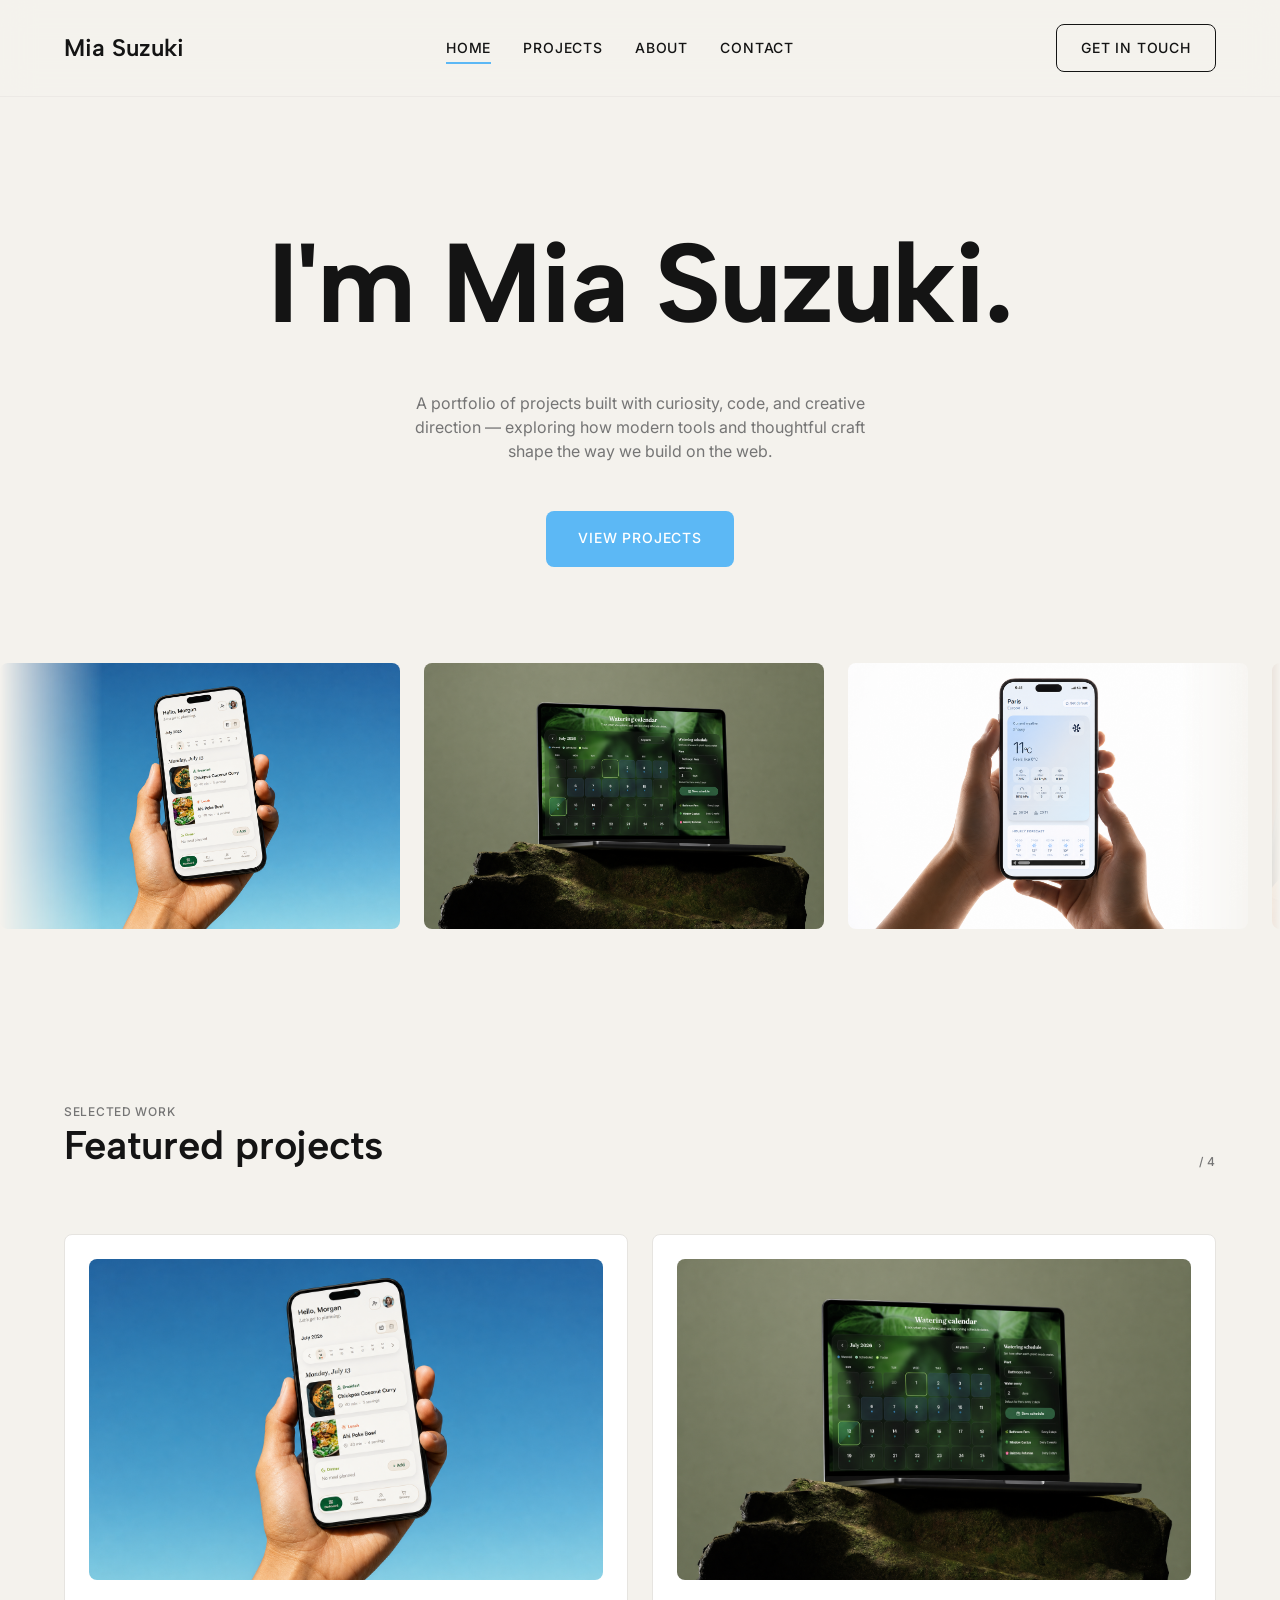
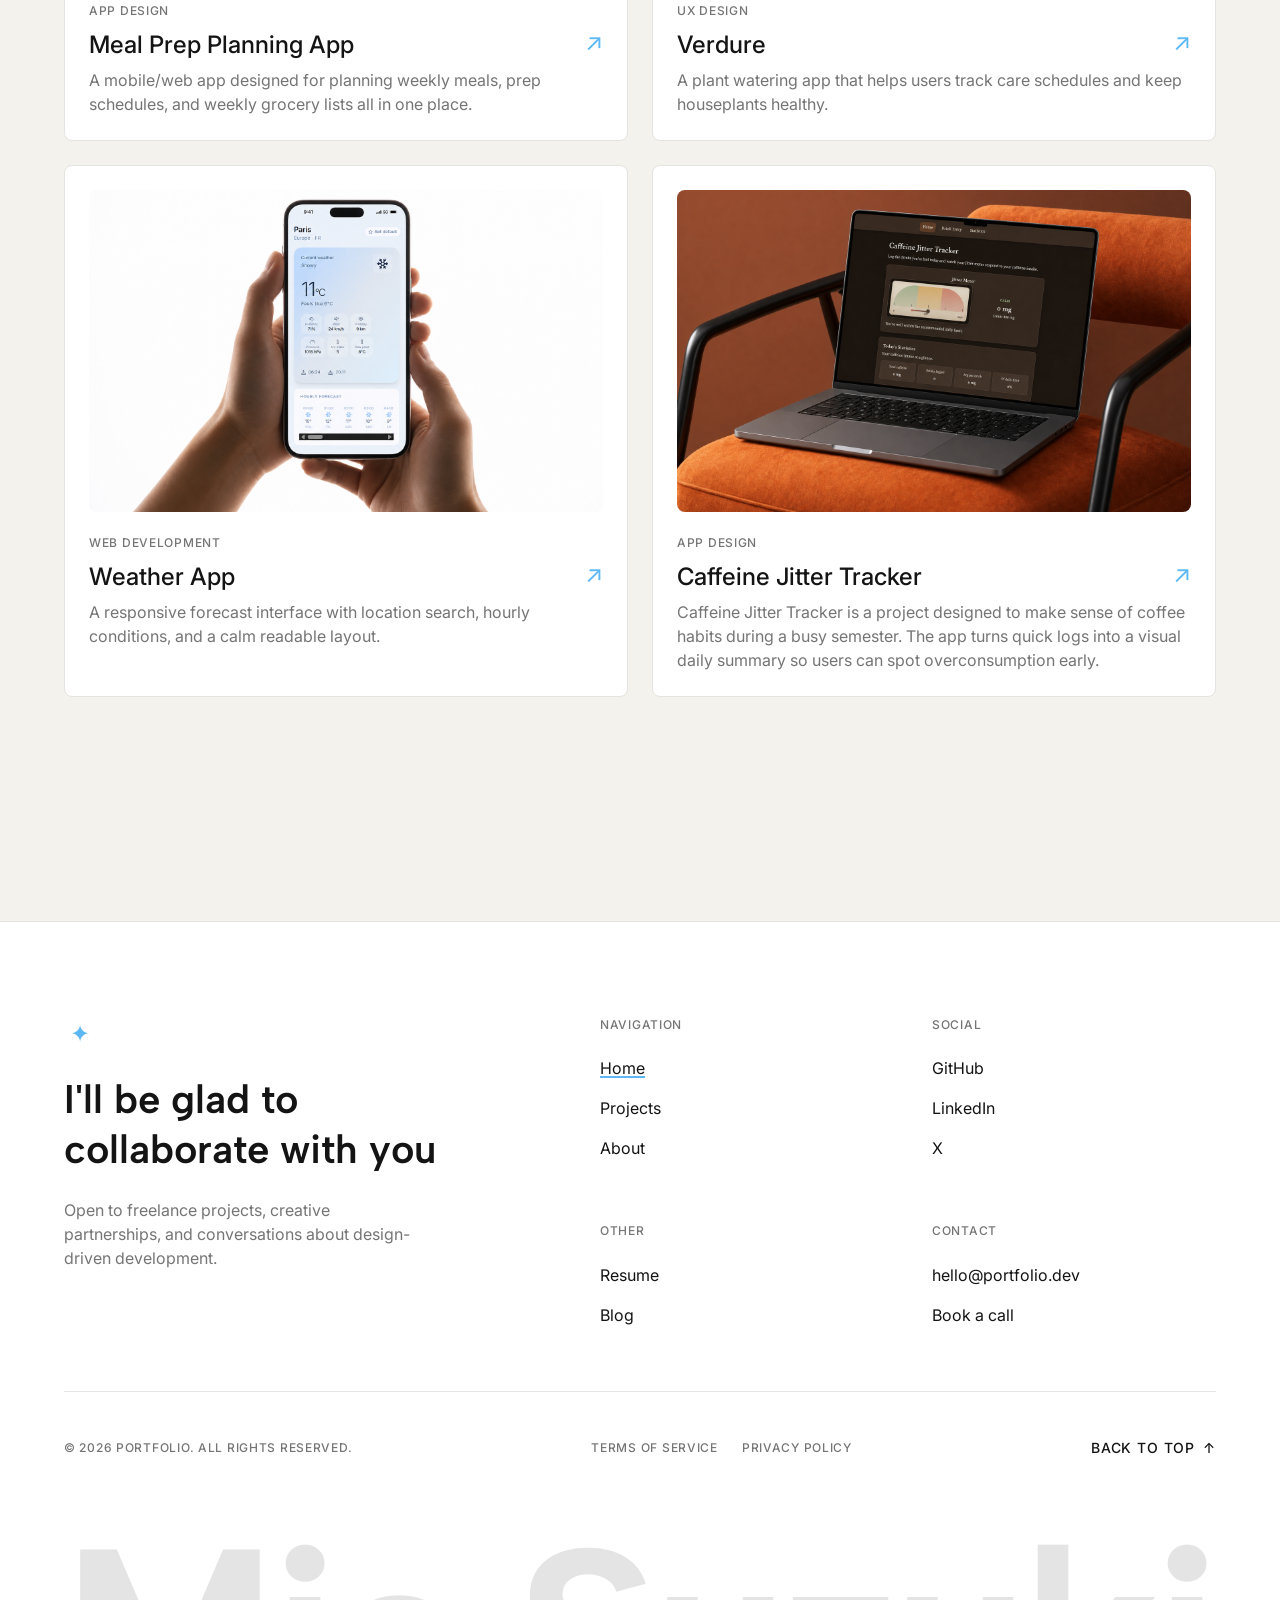
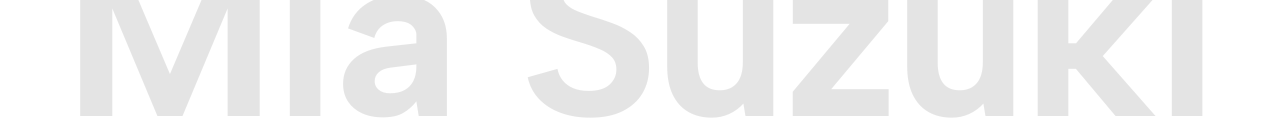
<file: index.html>
<!DOCTYPE html>
<html lang="en" id="top">
<head>
  <meta charset="UTF-8">
  <meta name="viewport" content="width=device-width, initial-scale=1.0">
  <meta name="description" content="Portfolio — vibe coding projects in design, development, and creative technology.">
  <title>Portfolio — Vibe Coding</title>
  <link rel="preconnect" href="https://fonts.googleapis.com">
  <link rel="preconnect" href="https://fonts.gstatic.com" crossorigin>
  <link href="https://fonts.googleapis.com/css2?family=Albert+Sans:wght@400;500;600;700&family=Inter:wght@400;500;600&display=swap" rel="stylesheet">
  <link rel="stylesheet" href="css/tokens.css">
  <link rel="stylesheet" href="css/styles.css">
</head>
<body>

  <!-- Navigation -->
  <header class="nav" role="banner">
    <div class="container nav__inner">
      <a href="index.html" class="nav__wordmark">Mia Suzuki</a>

      <nav class="nav__links" aria-label="Primary">
        <span class="nav__indicator" aria-hidden="true"></span>
        <a href="index.html" class="nav__link text-label nav__link--active">Home</a>
        <a href="#projects" class="nav__link text-label">Projects</a>
        <a href="about.html" class="nav__link text-label">About</a>
        <a href="contact.html" class="nav__link text-label">Contact</a>
      </nav>

      <div class="nav__actions">
        <a href="contact.html" class="btn btn--outline">Get in touch</a>
      </div>

      <button
        class="nav__toggle"
        type="button"
        aria-expanded="false"
        aria-controls="nav-overlay"
        aria-label="Open menu"
      >
        <span class="nav__toggle-icon" aria-hidden="true">
          <span></span>
          <span></span>
        </span>
      </button>
    </div>
  </header>

  <!-- Mobile menu overlay -->
  <div class="nav-overlay" id="nav-overlay" aria-hidden="true">
    <div class="nav-overlay__header">
      <span class="nav-overlay__wordmark">Mia Suzuki</span>
      <button class="nav-overlay__close text-label" type="button" aria-label="Close menu">Close</button>
    </div>
    <nav class="nav-overlay__links" aria-label="Mobile">
      <a href="index.html" class="nav-overlay__link">Home</a>
      <a href="#projects" class="nav-overlay__link">Projects</a>
      <a href="about.html" class="nav-overlay__link">About</a>
      <a href="contact.html" class="nav-overlay__link">Contact</a>
    </nav>
    <div class="nav-overlay__cta">
      <a href="contact.html" class="btn btn--outline btn--lg">Get in touch</a>
    </div>
  </div>

  <main>

    <!-- Hero -->
    <section class="hero" aria-labelledby="hero-heading">
      <div class="container">
        <div class="hero__intro">
          <h1 class="hero__headline text-display" id="hero-heading">
            I'm Mia Suzuki.
          </h1>
          <p class="hero__description text-body">
            A portfolio of projects built with curiosity, code, and creative direction — exploring how modern tools and thoughtful craft shape the way we build on the web.
          </p>
          <div class="hero__actions">
            <a href="#projects" class="btn btn--primary btn--lg">View projects</a>
          </div>
        </div>
      </div>

      <div class="hero__ticker reveal" aria-label="Featured projects">
        <div class="hero__ticker-track">
          <ul class="hero__ticker-group">
            <li class="hero__ticker-item">
              <img
                class="hero__ticker-image"
                src="meal-prep-planning-app/images/hero-phone.png"
                alt="Meal Prep Planning App"
                width="1536"
                height="1024"
              >
            </li>
            <li class="hero__ticker-item">
              <img
                class="hero__ticker-image"
                src="verdure-plant-watering-app/images/hero-laptop.png"
                alt="Verdure plant watering app"
                width="1536"
                height="1024"
              >
            </li>
            <li class="hero__ticker-item">
              <img
                class="hero__ticker-image"
                src="weather-app/images/hero-phone.png"
                alt="Weather App"
                width="1536"
                height="1024"
              >
            </li>
            <li class="hero__ticker-item">
              <img
                class="hero__ticker-image"
                src="caffeine-jitter-tracker/images/hero-laptop.png"
                alt="Caffeine Jitter Tracker"
                width="1536"
                height="1024"
              >
            </li>
          </ul>
          <ul class="hero__ticker-group" aria-hidden="true">
            <li class="hero__ticker-item">
              <img
                class="hero__ticker-image"
                src="meal-prep-planning-app/images/hero-phone.png"
                alt=""
                width="1536"
                height="1024"
              >
            </li>
            <li class="hero__ticker-item">
              <img
                class="hero__ticker-image"
                src="verdure-plant-watering-app/images/hero-laptop.png"
                alt=""
                width="1536"
                height="1024"
              >
            </li>
            <li class="hero__ticker-item">
              <img
                class="hero__ticker-image"
                src="weather-app/images/hero-phone.png"
                alt=""
                width="1536"
                height="1024"
              >
            </li>
            <li class="hero__ticker-item">
              <img
                class="hero__ticker-image"
                src="caffeine-jitter-tracker/images/hero-laptop.png"
                alt=""
                width="1536"
                height="1024"
              >
            </li>
          </ul>
        </div>
      </div>
    </section>

    <!-- Featured Projects -->
    <section class="projects" id="projects" aria-labelledby="projects-heading">
      <div class="container">
        <header class="projects__header">
          <div>
            <p class="text-caption">Selected work</p>
            <h2 class="text-h2" id="projects-heading">Featured projects</h2>
          </div>
          <p class="projects__count text-caption">/ 4</p>
        </header>

        <div class="projects__grid">

          <article class="project-card reveal">
            <a href="projects/meal-prep-planning-app.html" class="project-card__link">
              <div class="project-card__surface">
              <div class="project-card__media">
                <img
                  class="project-card__image"
                  src="meal-prep-planning-app/images/hero-phone.png"
                  alt="Hand holding a phone showing the Meal Prep Planner dashboard against a clear blue sky"
                  width="1536"
                  height="1024"
                >
              </div>
              <div class="project-card__body">
                <p class="project-card__meta text-caption">App Design</p>
                <div class="project-card__title-row">
                  <h3 class="project-card__title text-title">Meal Prep Planning App</h3>
                  <span class="project-card__arrow" aria-hidden="true">↗</span>
                </div>
                <p class="project-card__excerpt text-body">
                  A mobile/web app designed for planning weekly meals, prep schedules, and weekly grocery lists all in one place.
                </p>
              </div>
              </div>
            </a>
          </article>

          <article class="project-card reveal">
            <a href="projects/verdure-plant-watering-app.html" class="project-card__link">
              <div class="project-card__surface">
              <div class="project-card__media">
                <img
                  class="project-card__image"
                  src="verdure-plant-watering-app/images/hero-laptop.png"
                  alt="Laptop on a mossy rock showing the Verdure watering calendar against a sage green background"
                  width="1536"
                  height="1024"
                >
              </div>
              <div class="project-card__body">
                <p class="project-card__meta text-caption">UX Design</p>
                <div class="project-card__title-row">
                  <h3 class="project-card__title text-title">Verdure</h3>
                  <span class="project-card__arrow" aria-hidden="true">↗</span>
                </div>
                <p class="project-card__excerpt text-body">
                  A plant watering app that helps users track care schedules and keep houseplants healthy.
                </p>
              </div>
              </div>
            </a>
          </article>

          <article class="project-card reveal">
            <a href="projects/weather-app.html" class="project-card__link">
              <div class="project-card__surface">
              <div class="project-card__media">
                <img
                  class="project-card__image"
                  src="weather-app/images/hero-phone.png"
                  alt="Hand holding a phone showing the Weather App Paris dashboard with current snowy conditions"
                  width="1536"
                  height="1024"
                >
              </div>
              <div class="project-card__body">
                <p class="project-card__meta text-caption">Web Development</p>
                <div class="project-card__title-row">
                  <h3 class="project-card__title text-title">Weather App</h3>
                  <span class="project-card__arrow" aria-hidden="true">↗</span>
                </div>
                <p class="project-card__excerpt text-body">
                  A responsive forecast interface with location search, hourly conditions, and a calm readable layout.
                </p>
              </div>
              </div>
            </a>
          </article>

          <article class="project-card reveal">
            <a href="projects/caffeine-jitter-tracker.html" class="project-card__link">
              <div class="project-card__surface">
              <div class="project-card__media">
                <img
                  class="project-card__image"
                  src="caffeine-jitter-tracker/images/hero-laptop.png"
                  alt="Laptop on an orange velvet chair showing the Caffeine Jitter Tracker dashboard"
                  width="1536"
                  height="1024"
                >
              </div>
              <div class="project-card__body">
                <p class="project-card__meta text-caption">App Design</p>
                <div class="project-card__title-row">
                  <h3 class="project-card__title text-title">Caffeine Jitter Tracker</h3>
                  <span class="project-card__arrow" aria-hidden="true">↗</span>
                </div>
                <p class="project-card__excerpt text-body">
                  Caffeine Jitter Tracker is a project designed to make sense of coffee habits during a busy semester. The app turns quick logs into a visual daily summary so users can spot overconsumption early.
                </p>
              </div>
              </div>
            </a>
          </article>

        </div>
      </div>
    </section>

  </main>

  <!-- Footer -->
  <footer class="footer" id="contact" role="contentinfo">
    <div class="footer__card">
      <div class="footer__main">
        <div class="footer__cta">
          <span class="footer__cta-icon" aria-hidden="true">✦</span>
          <h2 class="footer__cta-headline text-h2">I'll be glad to collaborate with you</h2>
          <p class="footer__cta-text text-body">
            Open to freelance projects, creative partnerships, and conversations about design-driven development.
          </p>
        </div>

        <div class="footer__columns">
          <div class="footer__column">
            <h3 class="footer__column-title text-caption">Navigation</h3>
            <ul class="footer__column-links">
              <li><a href="index.html" class="footer__column-link footer__column-link--active">Home</a></li>
              <li><a href="#projects" class="footer__column-link">Projects</a></li>
              <li><a href="about.html" class="footer__column-link">About</a></li>
            </ul>
          </div>

          <div class="footer__column">
            <h3 class="footer__column-title text-caption">Social</h3>
            <ul class="footer__column-links">
              <li><a href="#" class="footer__column-link">GitHub</a></li>
              <li><a href="#" class="footer__column-link">LinkedIn</a></li>
              <li><a href="#" class="footer__column-link">X</a></li>
            </ul>
          </div>

          <div class="footer__column">
            <h3 class="footer__column-title text-caption">Other</h3>
            <ul class="footer__column-links">
              <li><a href="#" class="footer__column-link">Resume</a></li>
              <li><a href="#" class="footer__column-link">Blog</a></li>
            </ul>
          </div>

          <div class="footer__column">
            <h3 class="footer__column-title text-caption">Contact</h3>
            <ul class="footer__column-links">
              <li><a href="mailto:hello@portfolio.dev" class="footer__column-link">hello@portfolio.dev</a></li>
              <li><a href="contact.html" class="footer__column-link">Book a call</a></li>
            </ul>
          </div>
        </div>
      </div>

      <div class="footer__bar">
        <p class="text-caption">© 2026 Portfolio. All rights reserved.</p>
        <div class="footer__legal">
          <a href="#" class="footer__legal-link text-caption">Terms of Service</a>
          <a href="#" class="footer__legal-link text-caption">Privacy Policy</a>
        </div>
        <a href="#top" class="footer__back-top text-label" id="back-to-top">
          Back to top
          <span aria-hidden="true">↑</span>
        </a>
      </div>

      <p class="footer__watermark" aria-hidden="true">Mia Suzuki</p>
    </div>
  </footer>

  <script src="js/main.js"></script>
</body>
</html>
</file>
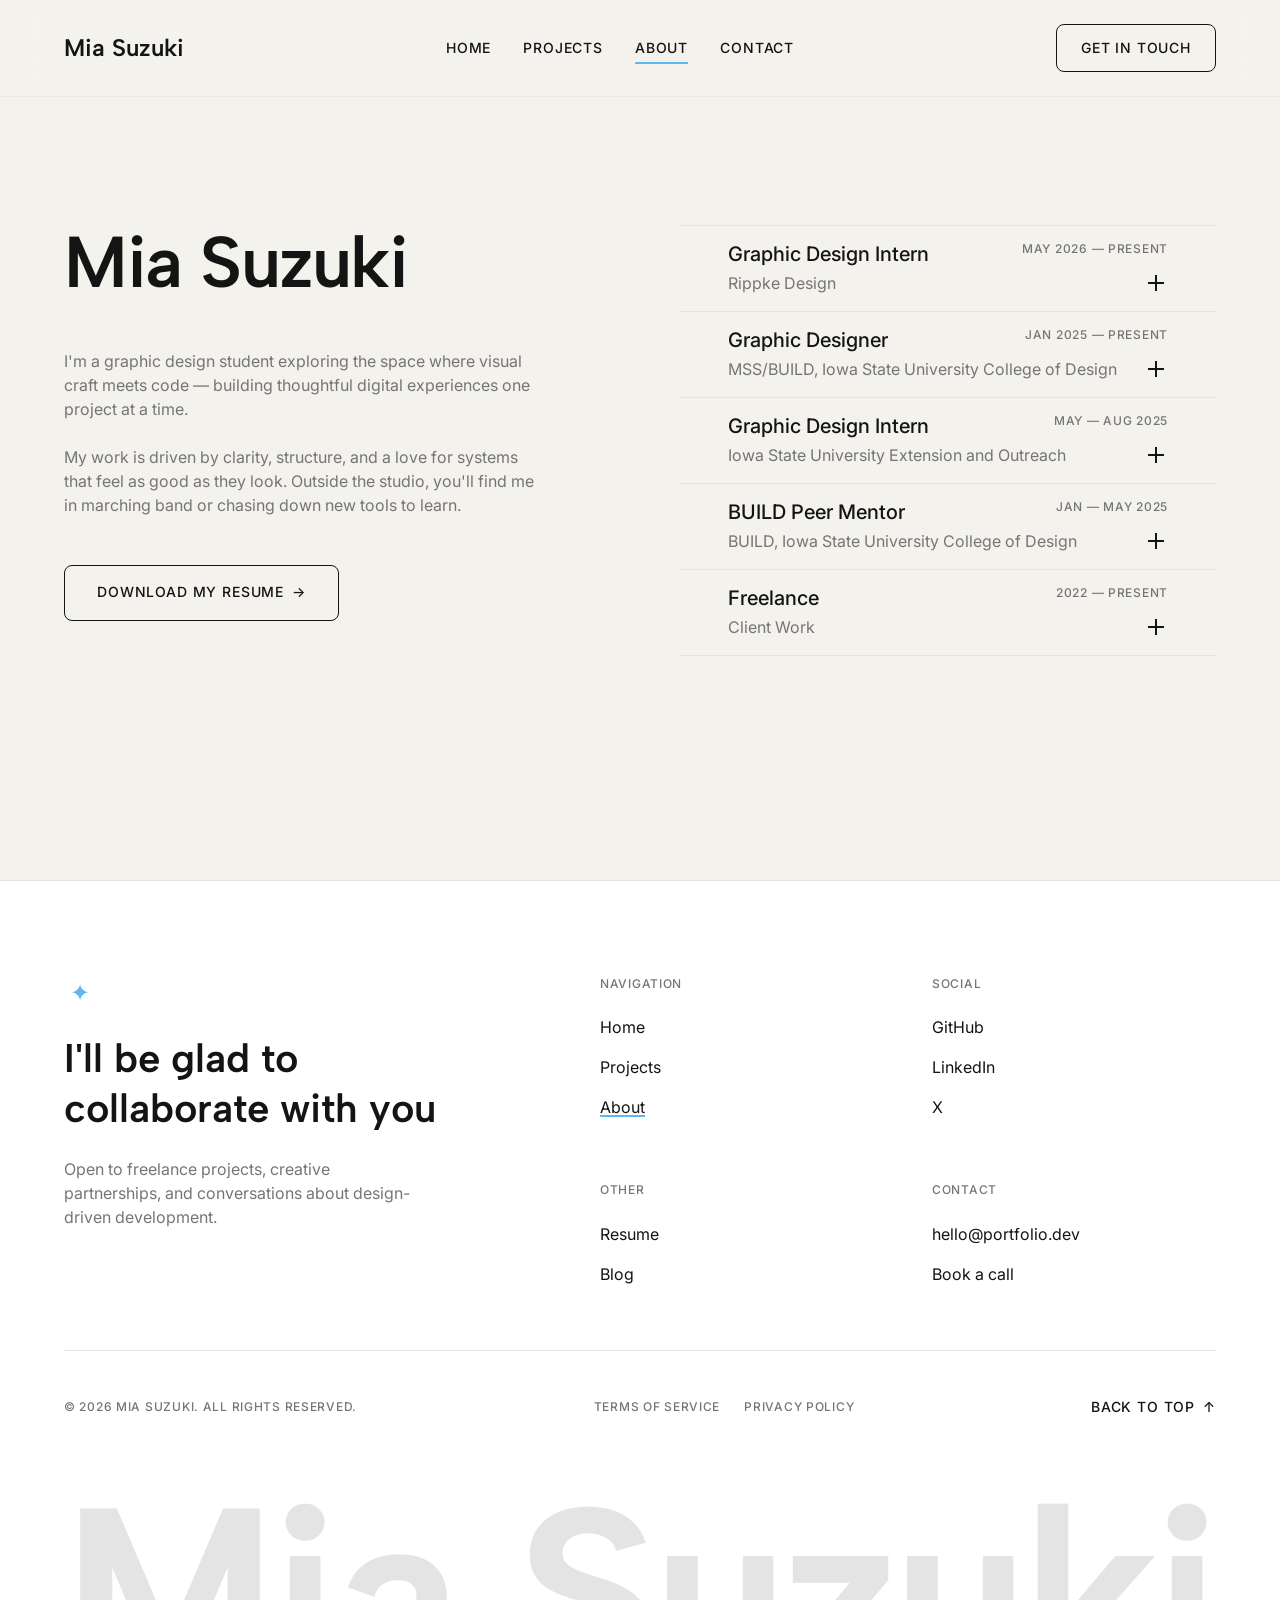
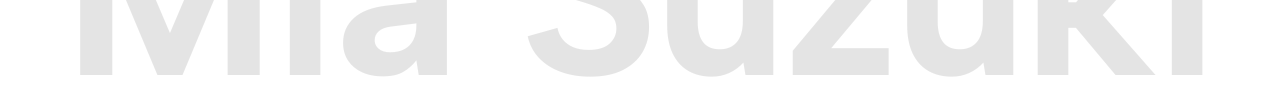
<file: about.html>
<!DOCTYPE html>
<html lang="en" id="top">
<head>
  <meta charset="UTF-8">
  <meta name="viewport" content="width=device-width, initial-scale=1.0">
  <meta name="description" content="About Mia Suzuki — graphic design student, creative technologist, and portfolio maker.">
  <title>About — Mia Suzuki</title>
  <link rel="preconnect" href="https://fonts.googleapis.com">
  <link rel="preconnect" href="https://fonts.gstatic.com" crossorigin>
  <link href="https://fonts.googleapis.com/css2?family=Albert+Sans:wght@400;500;600;700&family=Inter:wght@400;500;600&display=swap" rel="stylesheet">
  <link rel="stylesheet" href="css/tokens.css">
  <link rel="stylesheet" href="css/styles.css">
</head>
<body>

  <!-- Navigation -->
  <header class="nav" role="banner">
    <div class="container nav__inner">
      <a href="index.html" class="nav__wordmark">Mia Suzuki</a>

      <nav class="nav__links" aria-label="Primary">
        <span class="nav__indicator" aria-hidden="true"></span>
        <a href="index.html" class="nav__link text-label">Home</a>
        <a href="index.html#projects" class="nav__link text-label">Projects</a>
        <a href="about.html" class="nav__link text-label nav__link--active" aria-current="page">About</a>
        <a href="contact.html" class="nav__link text-label">Contact</a>
      </nav>

      <div class="nav__actions">
        <a href="contact.html" class="btn btn--outline">Get in touch</a>
      </div>

      <button
        class="nav__toggle"
        type="button"
        aria-expanded="false"
        aria-controls="nav-overlay"
        aria-label="Open menu"
      >
        <span class="nav__toggle-icon" aria-hidden="true">
          <span></span>
          <span></span>
        </span>
      </button>
    </div>
  </header>

  <!-- Mobile menu overlay -->
  <div class="nav-overlay" id="nav-overlay" aria-hidden="true">
    <div class="nav-overlay__header">
      <span class="nav-overlay__wordmark">Mia Suzuki</span>
      <button class="nav-overlay__close text-label" type="button" aria-label="Close menu">Close</button>
    </div>
    <nav class="nav-overlay__links" aria-label="Mobile">
      <a href="index.html" class="nav-overlay__link">Home</a>
      <a href="index.html#projects" class="nav-overlay__link">Projects</a>
      <a href="about.html" class="nav-overlay__link">About</a>
      <a href="contact.html" class="nav-overlay__link">Contact</a>
    </nav>
    <div class="nav-overlay__cta">
      <a href="contact.html" class="btn btn--outline btn--lg">Get in touch</a>
    </div>
  </div>

  <main>
    <section class="about-page" aria-labelledby="about-heading">
      <div class="container about-page__grid">
        <div class="about-page__intro">
          <h1 class="about-page__name text-h1" id="about-heading">Mia Suzuki</h1>
          <div class="about-page__bio">
            <p class="text-body">
              I'm a graphic design student exploring the space where visual craft meets code — building thoughtful digital experiences one project at a time.
            </p>
            <p class="text-body">
              My work is driven by clarity, structure, and a love for systems that feel as good as they look. Outside the studio, you'll find me in marching band or chasing down new tools to learn.
            </p>
          </div>
          <button type="button" class="btn btn--outline btn--lg about-page__resume">
            Download my resume
            <span aria-hidden="true">→</span>
          </button>
        </div>

        <div class="about-page__experience">
          <h2 class="sr-only">Work experience</h2>
          <div class="accordion" data-accordion>

            <div class="accordion__item">
              <h3 class="accordion__heading">
                <button
                  type="button"
                  class="accordion__trigger"
                  aria-expanded="false"
                  aria-controls="exp-panel-1"
                  id="exp-trigger-1"
                >
                  <span class="accordion__trigger-row">
                    <span class="accordion__title">Graphic Design Intern</span>
                    <span class="accordion__date text-caption">May 2026 — Present</span>
                  </span>
                  <span class="accordion__meta-row">
                    <span class="accordion__org text-body text-muted">Rippke Design</span>
                    <span class="accordion__icon" aria-hidden="true"></span>
                  </span>
                </button>
              </h3>
              <div
                class="accordion__panel"
                id="exp-panel-1"
                role="region"
                aria-labelledby="exp-trigger-1"
                aria-hidden="true"
              >
                <div class="accordion__panel-inner">
                  <p class="text-body text-muted">
                    At Rippke Design, I work with a team of designers in a fast paced environment to complete projects for clients across the nation in various fields and industries.
                  </p>
                </div>
              </div>
            </div>

            <div class="accordion__item">
              <h3 class="accordion__heading">
                <button
                  type="button"
                  class="accordion__trigger"
                  aria-expanded="false"
                  aria-controls="exp-panel-2"
                  id="exp-trigger-2"
                >
                  <span class="accordion__trigger-row">
                    <span class="accordion__title">Graphic Designer</span>
                    <span class="accordion__date text-caption">Jan 2025 — Present</span>
                  </span>
                  <span class="accordion__meta-row">
                    <span class="accordion__org text-body text-muted">MSS/BUILD, Iowa State University College of Design</span>
                    <span class="accordion__icon" aria-hidden="true"></span>
                  </span>
                </button>
              </h3>
              <div
                class="accordion__panel"
                id="exp-panel-2"
                role="region"
                aria-labelledby="exp-trigger-2"
                aria-hidden="true"
              >
                <div class="accordion__panel-inner">
                  <p class="text-body text-muted">
                    As one of the designers with the MSS (Multicultural Student Success) and BUILD organizations, I collaborate with a team of designers to create marketing materials and promotional publications used to advertise events and workshops.
                  </p>
                </div>
              </div>
            </div>

            <div class="accordion__item">
              <h3 class="accordion__heading">
                <button
                  type="button"
                  class="accordion__trigger"
                  aria-expanded="false"
                  aria-controls="exp-panel-3"
                  id="exp-trigger-3"
                >
                  <span class="accordion__trigger-row">
                    <span class="accordion__title">Graphic Design Intern</span>
                    <span class="accordion__date text-caption">May — Aug 2025</span>
                  </span>
                  <span class="accordion__meta-row">
                    <span class="accordion__org text-body text-muted">Iowa State University Extension and Outreach</span>
                    <span class="accordion__icon" aria-hidden="true"></span>
                  </span>
                </button>
              </h3>
              <div
                class="accordion__panel"
                id="exp-panel-3"
                role="region"
                aria-labelledby="exp-trigger-3"
                aria-hidden="true"
              >
                <div class="accordion__panel-inner">
                  <p class="text-body text-muted">
                    Working with the Story County regional director and Iowa 4-H programs I designed flyers, brochures, and booklets to market 4-H clubs and gardening/nutritional programming. I also worked with the Story County Fairboard to help improve fairgrounds and designed the map and schedule brochure that was used for the 2025 Story County Fair.
                  </p>
                </div>
              </div>
            </div>

            <div class="accordion__item">
              <h3 class="accordion__heading">
                <button
                  type="button"
                  class="accordion__trigger"
                  aria-expanded="false"
                  aria-controls="exp-panel-4"
                  id="exp-trigger-4"
                >
                  <span class="accordion__trigger-row">
                    <span class="accordion__title">BUILD Peer Mentor</span>
                    <span class="accordion__date text-caption">Jan — May 2025</span>
                  </span>
                  <span class="accordion__meta-row">
                    <span class="accordion__org text-body text-muted">BUILD, Iowa State University College of Design</span>
                    <span class="accordion__icon" aria-hidden="true"></span>
                  </span>
                </button>
              </h3>
              <div
                class="accordion__panel"
                id="exp-panel-4"
                role="region"
                aria-labelledby="exp-trigger-4"
                aria-hidden="true"
              >
                <div class="accordion__panel-inner">
                  <p class="text-body text-muted">
                    During my time with BUILD, I mentored first year design students and guided them through their time in the core program. If they had any questions about any classes, their assignments/projects, or needed advice on their work, I was there as their mentor to give them any and all support that they needed.
                  </p>
                </div>
              </div>
            </div>

            <div class="accordion__item">
              <h3 class="accordion__heading">
                <button
                  type="button"
                  class="accordion__trigger"
                  aria-expanded="false"
                  aria-controls="exp-panel-5"
                  id="exp-trigger-5"
                >
                  <span class="accordion__trigger-row">
                    <span class="accordion__title">Freelance</span>
                    <span class="accordion__date text-caption">2022 — Present</span>
                  </span>
                  <span class="accordion__meta-row">
                    <span class="accordion__org text-body text-muted">Client Work</span>
                    <span class="accordion__icon" aria-hidden="true"></span>
                  </span>
                </button>
              </h3>
              <div
                class="accordion__panel"
                id="exp-panel-5"
                role="region"
                aria-labelledby="exp-trigger-5"
                aria-hidden="true"
              >
                <div class="accordion__panel-inner">
                  <p class="text-body text-muted">
                    I work with clients throughout the year to develop custom branding, logos, marketing assets, and more, managing projects from concept to final delivery. I collaborate closely with each client to understand their vision and goals.
                  </p>
                </div>
              </div>
            </div>

          </div>
        </div>
      </div>
    </section>
  </main>

  <!-- Footer -->
  <footer class="footer" id="contact" role="contentinfo">
    <div class="footer__card">
      <div class="footer__main">
        <div class="footer__cta">
          <span class="footer__cta-icon" aria-hidden="true">✦</span>
          <h2 class="footer__cta-headline text-h2">I'll be glad to collaborate with you</h2>
          <p class="footer__cta-text text-body">
            Open to freelance projects, creative partnerships, and conversations about design-driven development.
          </p>
        </div>

        <div class="footer__columns">
          <div class="footer__column">
            <h3 class="footer__column-title text-caption">Navigation</h3>
            <ul class="footer__column-links">
              <li><a href="index.html" class="footer__column-link">Home</a></li>
              <li><a href="index.html#projects" class="footer__column-link">Projects</a></li>
              <li><a href="about.html" class="footer__column-link footer__column-link--active">About</a></li>
            </ul>
          </div>

          <div class="footer__column">
            <h3 class="footer__column-title text-caption">Social</h3>
            <ul class="footer__column-links">
              <li><a href="#" class="footer__column-link">GitHub</a></li>
              <li><a href="#" class="footer__column-link">LinkedIn</a></li>
              <li><a href="#" class="footer__column-link">X</a></li>
            </ul>
          </div>

          <div class="footer__column">
            <h3 class="footer__column-title text-caption">Other</h3>
            <ul class="footer__column-links">
              <li><a href="#" class="footer__column-link">Resume</a></li>
              <li><a href="#" class="footer__column-link">Blog</a></li>
            </ul>
          </div>

          <div class="footer__column">
            <h3 class="footer__column-title text-caption">Contact</h3>
            <ul class="footer__column-links">
              <li><a href="mailto:hello@portfolio.dev" class="footer__column-link">hello@portfolio.dev</a></li>
              <li><a href="contact.html" class="footer__column-link">Book a call</a></li>
            </ul>
          </div>
        </div>
      </div>

      <div class="footer__bar">
        <p class="text-caption">© 2026 Mia Suzuki. All rights reserved.</p>
        <div class="footer__legal">
          <a href="#" class="footer__legal-link text-caption">Terms of Service</a>
          <a href="#" class="footer__legal-link text-caption">Privacy Policy</a>
        </div>
        <a href="#top" class="footer__back-top text-label" id="back-to-top">
          Back to top
          <span aria-hidden="true">↑</span>
        </a>
      </div>

      <p class="footer__watermark" aria-hidden="true">Mia Suzuki</p>
    </div>
  </footer>

  <script src="js/main.js"></script>
</body>
</html>
</file>
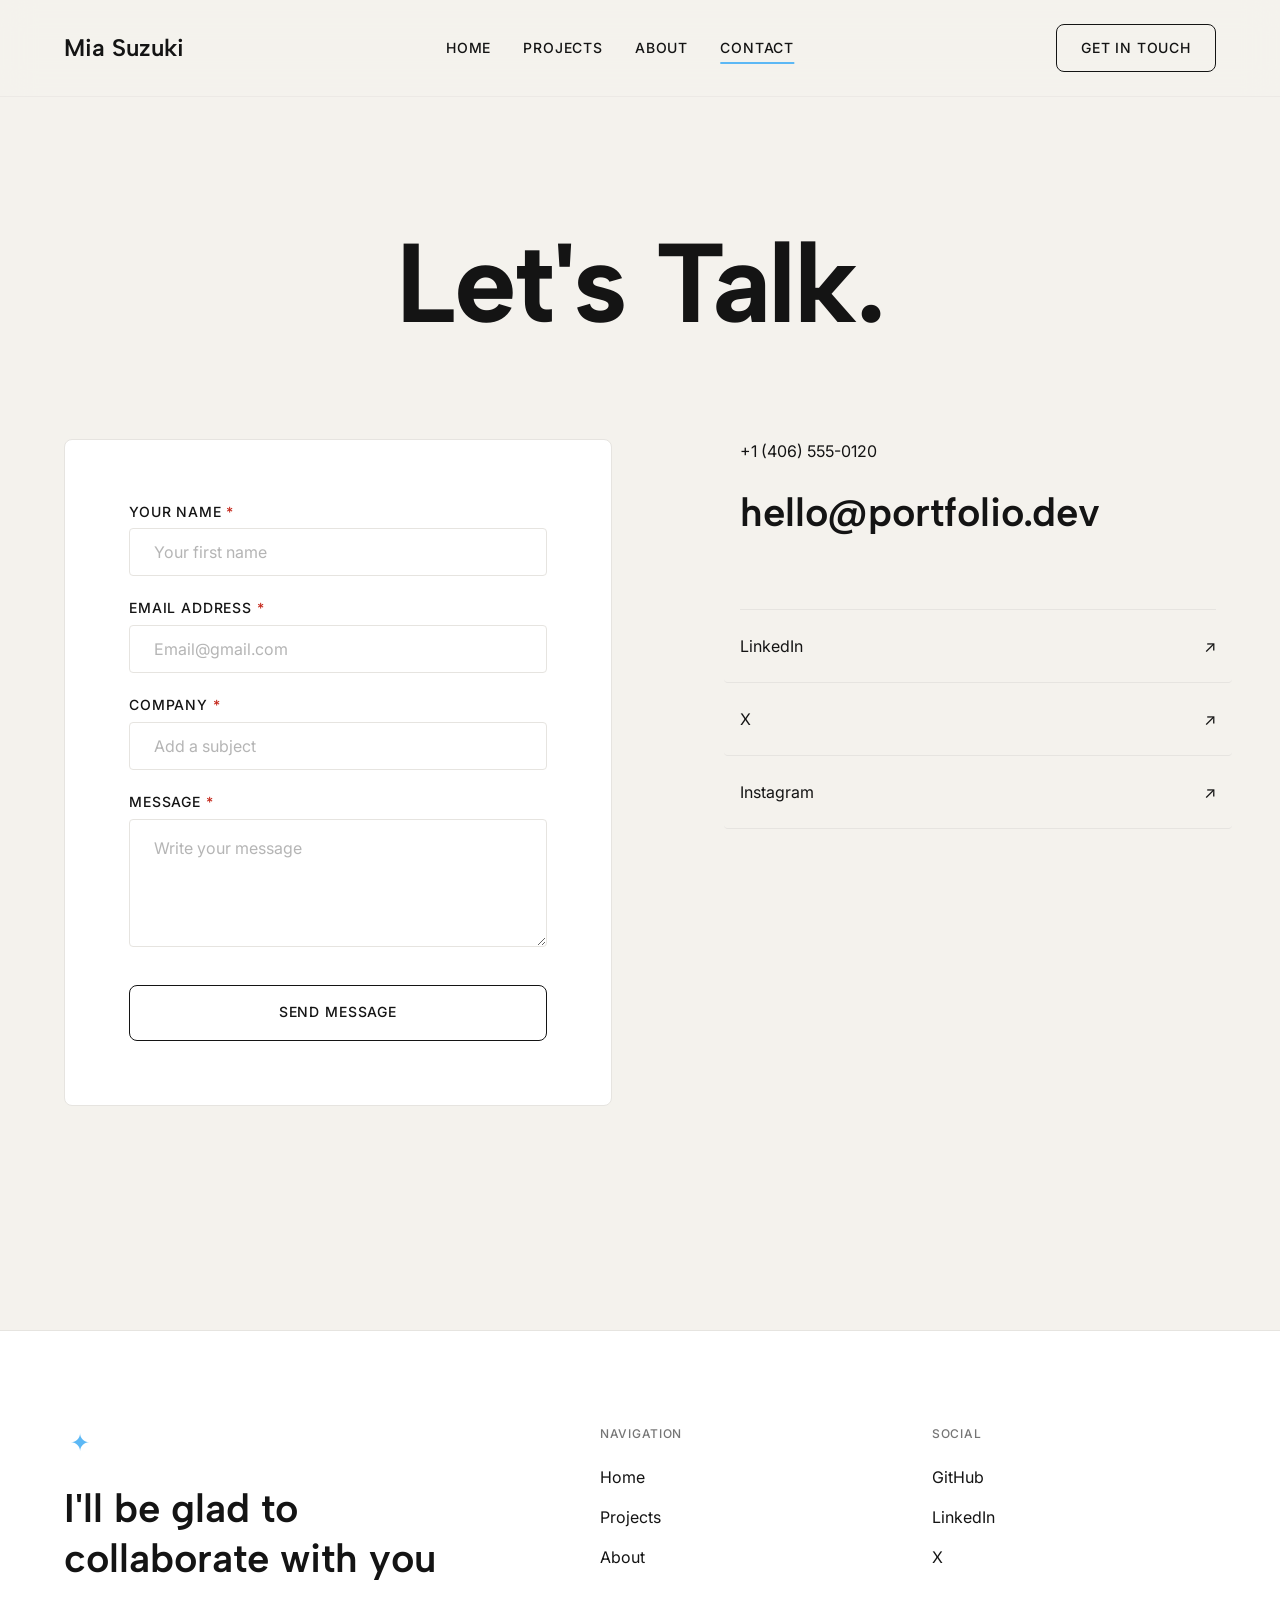
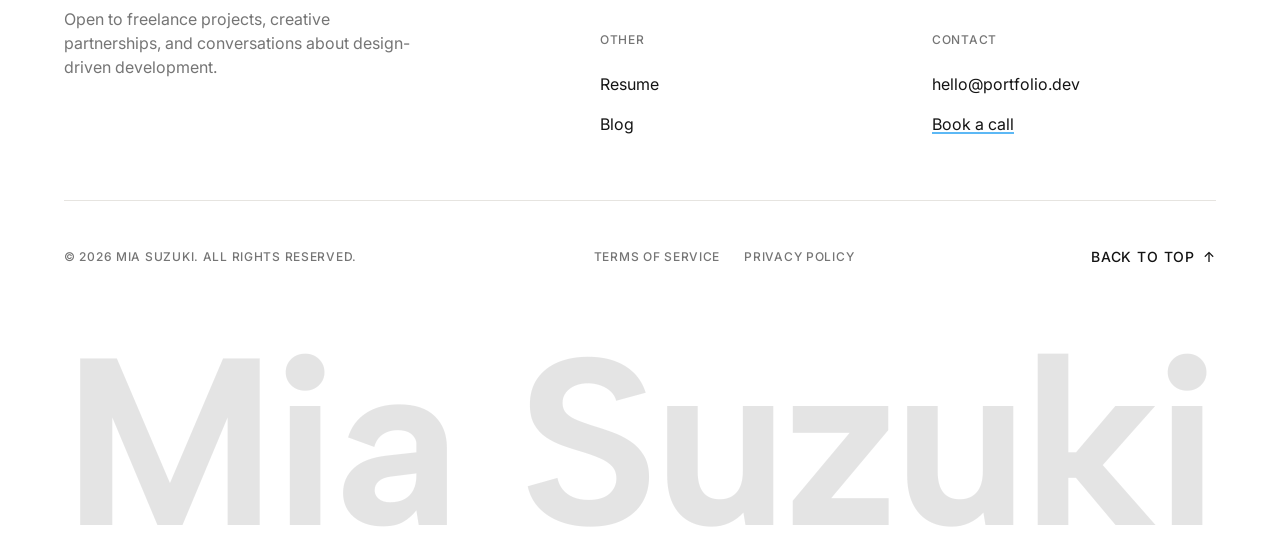
<file: contact.html>
<!DOCTYPE html>
<html lang="en" id="top">
<head>
  <meta charset="UTF-8">
  <meta name="viewport" content="width=device-width, initial-scale=1.0">
  <meta name="description" content="Contact Mia Suzuki — get in touch about projects, collaborations, and design work.">
  <title>Contact — Mia Suzuki</title>
  <link rel="preconnect" href="https://fonts.googleapis.com">
  <link rel="preconnect" href="https://fonts.gstatic.com" crossorigin>
  <link href="https://fonts.googleapis.com/css2?family=Albert+Sans:wght@400;500;600;700&family=Inter:wght@400;500;600&display=swap" rel="stylesheet">
  <link rel="stylesheet" href="css/tokens.css">
  <link rel="stylesheet" href="css/styles.css">
</head>
<body>

  <!-- Navigation -->
  <header class="nav" role="banner">
    <div class="container nav__inner">
      <a href="index.html" class="nav__wordmark">Mia Suzuki</a>

      <nav class="nav__links" aria-label="Primary">
        <span class="nav__indicator" aria-hidden="true"></span>
        <a href="index.html" class="nav__link text-label">Home</a>
        <a href="index.html#projects" class="nav__link text-label">Projects</a>
        <a href="about.html" class="nav__link text-label">About</a>
        <a href="contact.html" class="nav__link text-label nav__link--active" aria-current="page">Contact</a>
      </nav>

      <div class="nav__actions">
        <a href="contact.html" class="btn btn--outline">Get in touch</a>
      </div>

      <button
        class="nav__toggle"
        type="button"
        aria-expanded="false"
        aria-controls="nav-overlay"
        aria-label="Open menu"
      >
        <span class="nav__toggle-icon" aria-hidden="true">
          <span></span>
          <span></span>
        </span>
      </button>
    </div>
  </header>

  <!-- Mobile menu overlay -->
  <div class="nav-overlay" id="nav-overlay" aria-hidden="true">
    <div class="nav-overlay__header">
      <span class="nav-overlay__wordmark">Mia Suzuki</span>
      <button class="nav-overlay__close text-label" type="button" aria-label="Close menu">Close</button>
    </div>
    <nav class="nav-overlay__links" aria-label="Mobile">
      <a href="index.html" class="nav-overlay__link">Home</a>
      <a href="index.html#projects" class="nav-overlay__link">Projects</a>
      <a href="about.html" class="nav-overlay__link">About</a>
      <a href="contact.html" class="nav-overlay__link">Contact</a>
    </nav>
    <div class="nav-overlay__cta">
      <a href="contact.html" class="btn btn--outline btn--lg">Get in touch</a>
    </div>
  </div>

  <main>
    <section class="contact-page" aria-labelledby="contact-heading">
      <div class="container">
        <h1 class="contact-page__title text-display" id="contact-heading">Let's Talk.</h1>

        <div class="contact-page__grid">
          <div class="contact-page__form-wrap">
            <form class="contact-form" id="contact-form" novalidate>
              <div class="form-field">
                <label class="form-label text-label" for="contact-name">
                  Your Name <span class="form-required" aria-hidden="true">*</span>
                </label>
                <input
                  class="form-input"
                  type="text"
                  id="contact-name"
                  name="name"
                  placeholder="Your first name"
                  autocomplete="name"
                  aria-required="true"
                  required
                >
              </div>

              <div class="form-field">
                <label class="form-label text-label" for="contact-email">
                  Email Address <span class="form-required" aria-hidden="true">*</span>
                </label>
                <input
                  class="form-input"
                  type="email"
                  id="contact-email"
                  name="email"
                  placeholder="Email@gmail.com"
                  autocomplete="email"
                  aria-required="true"
                  required
                >
              </div>

              <div class="form-field">
                <label class="form-label text-label" for="contact-subject">
                  Company <span class="form-required" aria-hidden="true">*</span>
                </label>
                <input
                  class="form-input"
                  type="text"
                  id="contact-subject"
                  name="subject"
                  placeholder="Add a subject"
                  aria-required="true"
                  required
                >
              </div>

              <div class="form-field">
                <label class="form-label text-label" for="contact-message">
                  Message <span class="form-required" aria-hidden="true">*</span>
                </label>
                <textarea
                  class="form-textarea"
                  id="contact-message"
                  name="message"
                  placeholder="Write your message"
                  aria-required="true"
                  required
                ></textarea>
              </div>

              <button type="submit" class="btn btn--outline btn--lg contact-form__submit">
                Send message
              </button>
            </form>
          </div>

          <aside class="contact-page__info" aria-label="Contact information">
            <p class="contact-info__phone text-body">+1 (406) 555-0120</p>
            <a href="mailto:hello@portfolio.dev" class="contact-info__email text-h2">hello@portfolio.dev</a>

            <nav class="contact-info__social" aria-label="Social links">
              <a href="#" class="contact-info__social-link text-body">
                LinkedIn
                <span class="contact-info__arrow" aria-hidden="true">↗</span>
              </a>
              <a href="#" class="contact-info__social-link text-body">
                X
                <span class="contact-info__arrow" aria-hidden="true">↗</span>
              </a>
              <a href="#" class="contact-info__social-link text-body">
                Instagram
                <span class="contact-info__arrow" aria-hidden="true">↗</span>
              </a>
            </nav>
          </aside>
        </div>
      </div>
    </section>
  </main>

  <!-- Footer -->
  <footer class="footer" role="contentinfo">
    <div class="footer__card">
      <div class="footer__main">
        <div class="footer__cta">
          <span class="footer__cta-icon" aria-hidden="true">✦</span>
          <h2 class="footer__cta-headline text-h2">I'll be glad to collaborate with you</h2>
          <p class="footer__cta-text text-body">
            Open to freelance projects, creative partnerships, and conversations about design-driven development.
          </p>
        </div>

        <div class="footer__columns">
          <div class="footer__column">
            <h3 class="footer__column-title text-caption">Navigation</h3>
            <ul class="footer__column-links">
              <li><a href="index.html" class="footer__column-link">Home</a></li>
              <li><a href="index.html#projects" class="footer__column-link">Projects</a></li>
              <li><a href="about.html" class="footer__column-link">About</a></li>
            </ul>
          </div>

          <div class="footer__column">
            <h3 class="footer__column-title text-caption">Social</h3>
            <ul class="footer__column-links">
              <li><a href="#" class="footer__column-link">GitHub</a></li>
              <li><a href="#" class="footer__column-link">LinkedIn</a></li>
              <li><a href="#" class="footer__column-link">X</a></li>
            </ul>
          </div>

          <div class="footer__column">
            <h3 class="footer__column-title text-caption">Other</h3>
            <ul class="footer__column-links">
              <li><a href="#" class="footer__column-link">Resume</a></li>
              <li><a href="#" class="footer__column-link">Blog</a></li>
            </ul>
          </div>

          <div class="footer__column">
            <h3 class="footer__column-title text-caption">Contact</h3>
            <ul class="footer__column-links">
              <li><a href="mailto:hello@portfolio.dev" class="footer__column-link">hello@portfolio.dev</a></li>
              <li><a href="contact.html" class="footer__column-link footer__column-link--active">Book a call</a></li>
            </ul>
          </div>
        </div>
      </div>

      <div class="footer__bar">
        <p class="text-caption">© 2026 Mia Suzuki. All rights reserved.</p>
        <div class="footer__legal">
          <a href="#" class="footer__legal-link text-caption">Terms of Service</a>
          <a href="#" class="footer__legal-link text-caption">Privacy Policy</a>
        </div>
        <a href="#top" class="footer__back-top text-label" id="back-to-top">
          Back to top
          <span aria-hidden="true">↑</span>
        </a>
      </div>

      <p class="footer__watermark" aria-hidden="true">Mia Suzuki</p>
    </div>
  </footer>

  <script src="js/main.js"></script>
</body>
</html>
</file>
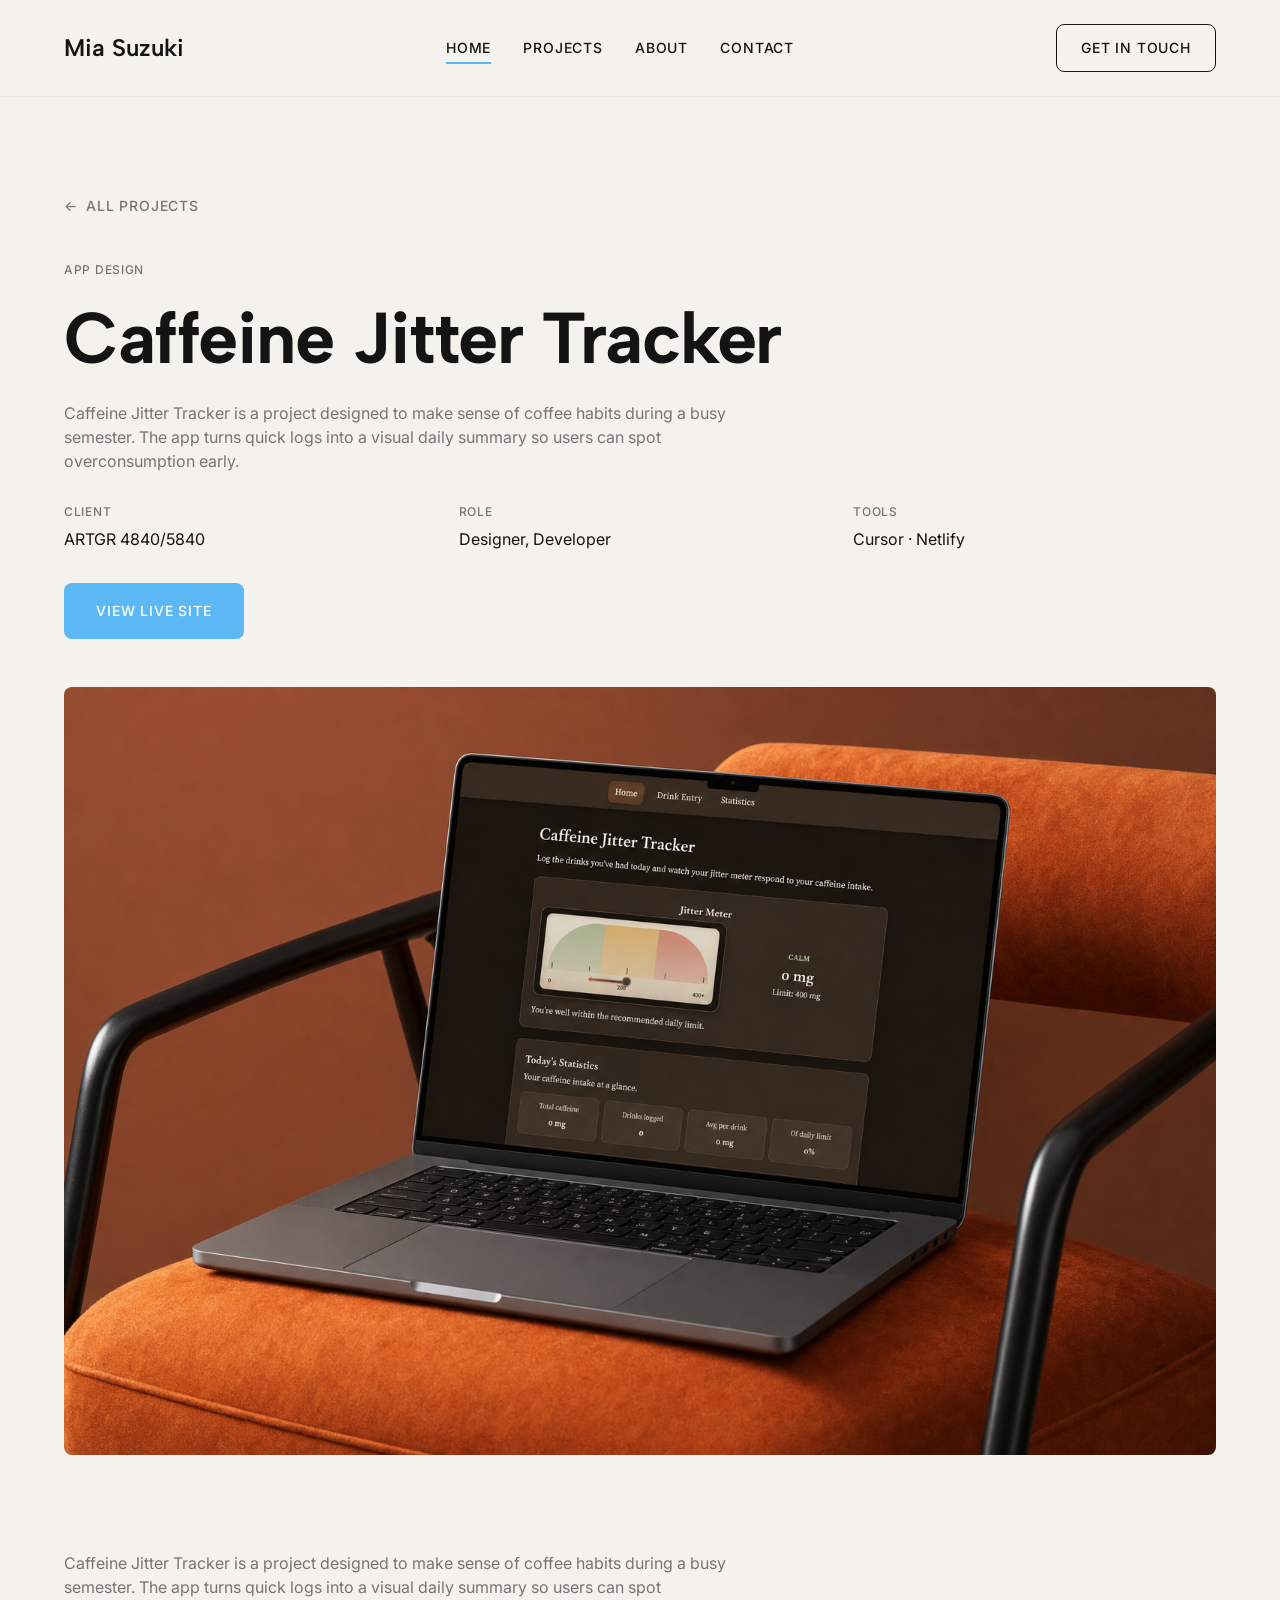
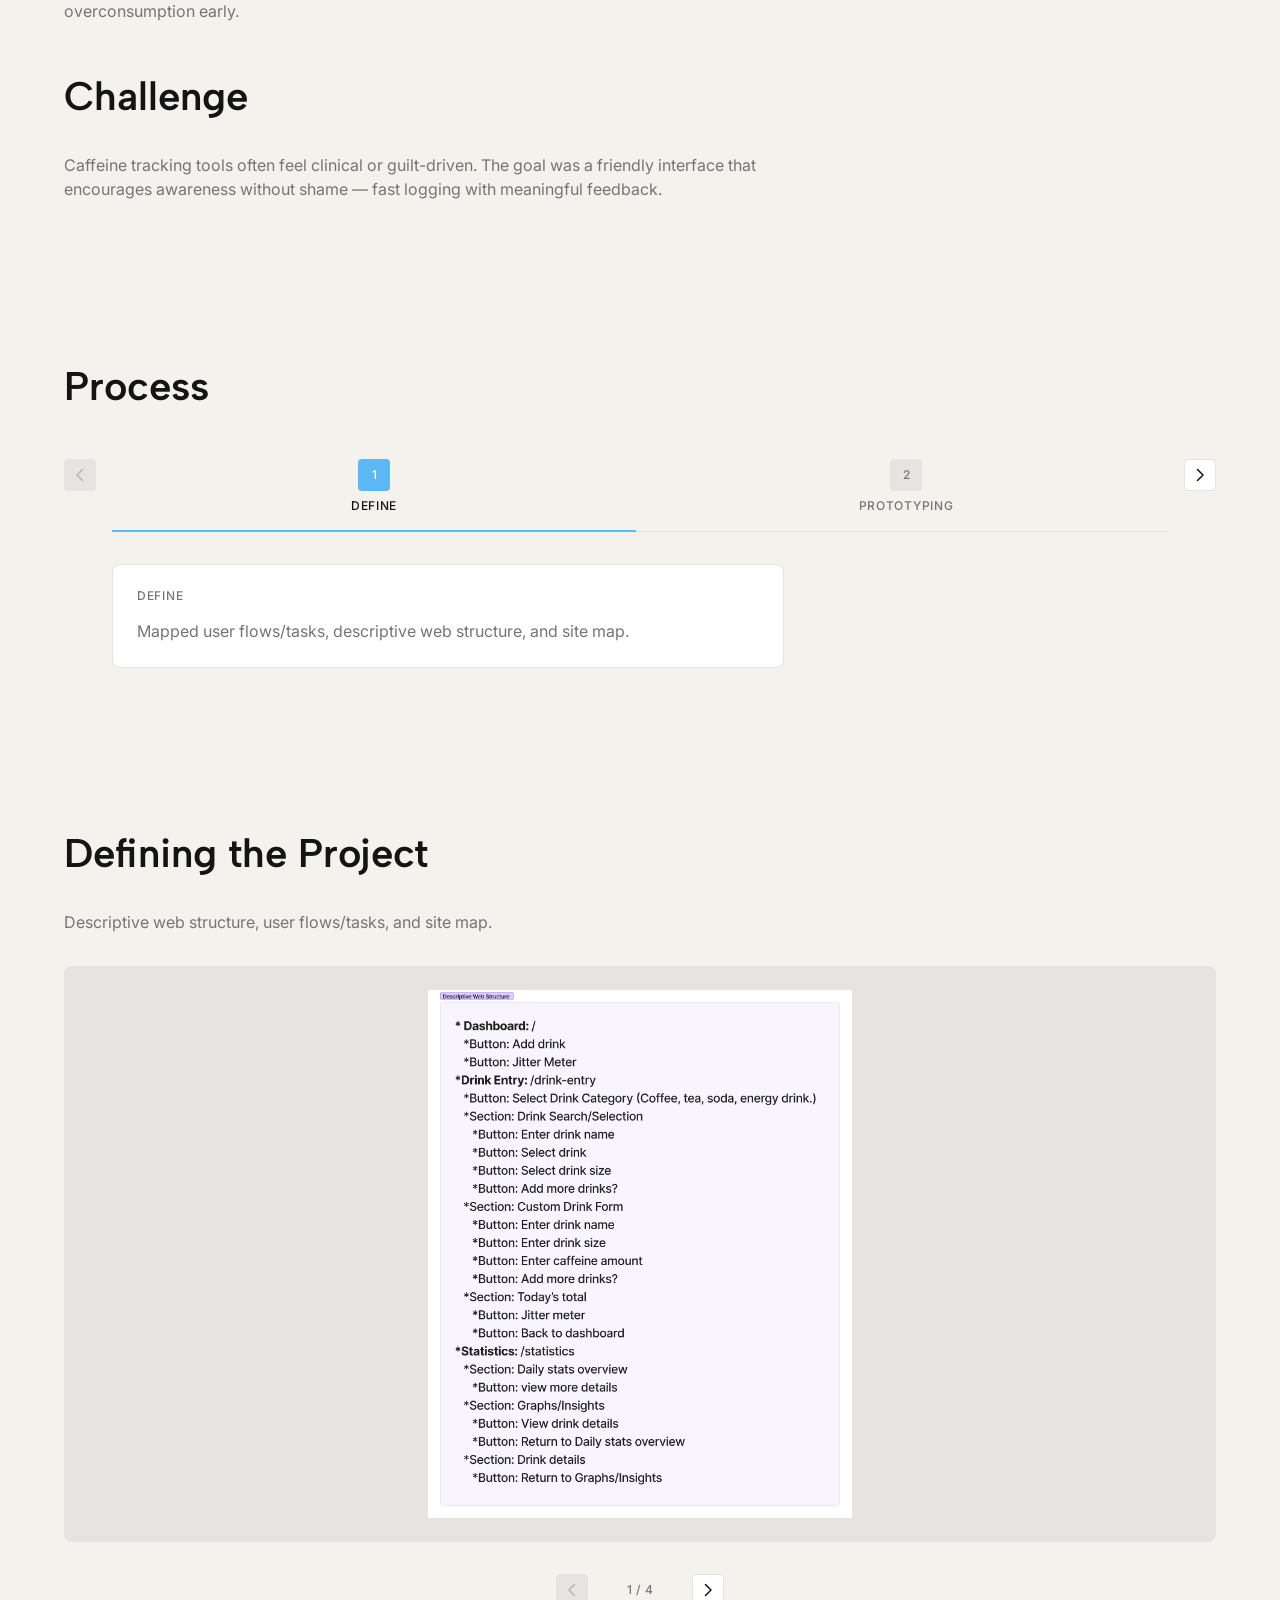
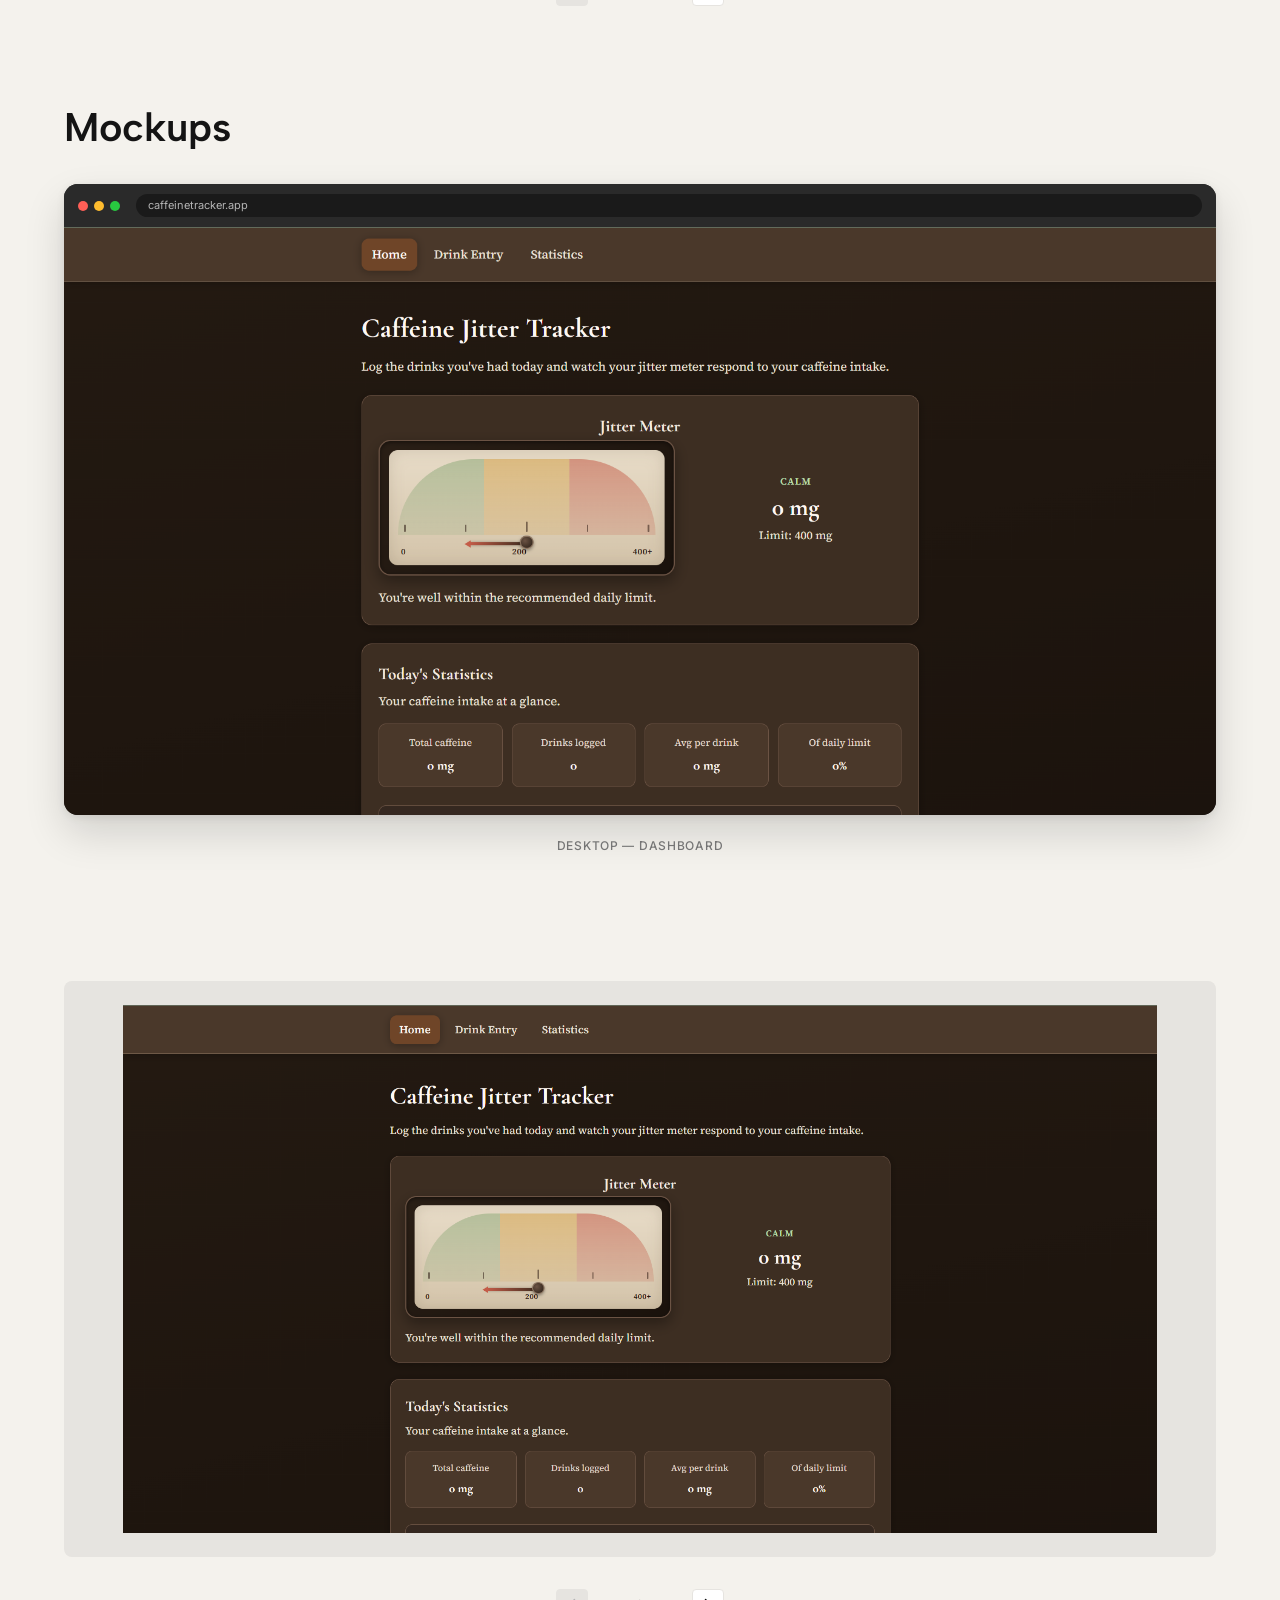
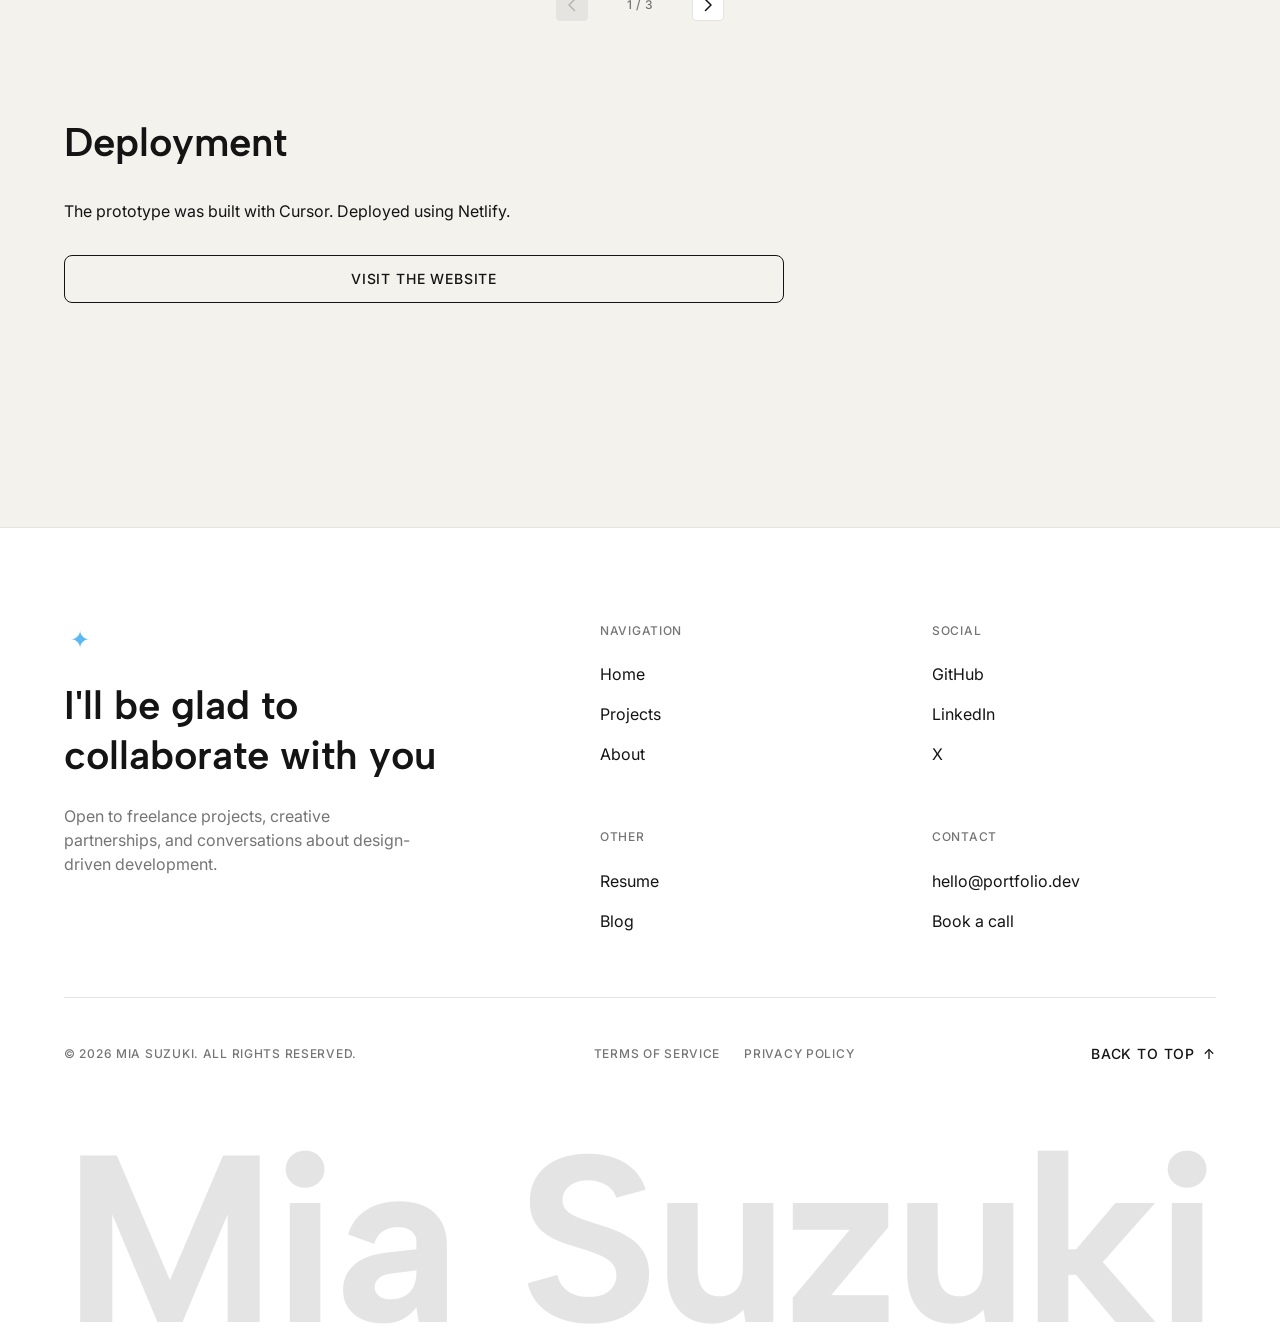
<file: projects/caffeine-jitter-tracker.html>
<!DOCTYPE html>
<html lang="en" id="top">
<head>
  <meta charset="UTF-8">
  <meta name="viewport" content="width=device-width, initial-scale=1.0">
  <meta name="description" content="Caffeine Jitter Tracker — an app for logging caffeine intake and understanding how it affects your day.">
  <title>Caffeine Jitter Tracker — Mia Suzuki</title>
  <link rel="preconnect" href="https://fonts.googleapis.com">
  <link rel="preconnect" href="https://fonts.gstatic.com" crossorigin>
  <link href="https://fonts.googleapis.com/css2?family=Albert+Sans:wght@400;500;600;700&family=Inter:wght@400;500;600&display=swap" rel="stylesheet">
  <link rel="stylesheet" href="../css/tokens.css">
  <link rel="stylesheet" href="../css/styles.css">
</head>
<body>

  <header class="nav" role="banner">
    <div class="container nav__inner">
      <a href="../index.html" class="nav__wordmark">Mia Suzuki</a>
      <nav class="nav__links" aria-label="Primary">
        <span class="nav__indicator" aria-hidden="true"></span>
        <a href="../index.html" class="nav__link text-label">Home</a>
        <a href="../index.html#projects" class="nav__link text-label">Projects</a>
        <a href="../about.html" class="nav__link text-label">About</a>
        <a href="../contact.html" class="nav__link text-label">Contact</a>
      </nav>
      <div class="nav__actions">
        <a href="../contact.html" class="btn btn--outline">Get in touch</a>
      </div>
      <button class="nav__toggle" type="button" aria-expanded="false" aria-controls="nav-overlay" aria-label="Open menu">
        <span class="nav__toggle-icon" aria-hidden="true"><span></span><span></span></span>
      </button>
    </div>
  </header>

  <div class="nav-overlay" id="nav-overlay" aria-hidden="true">
    <div class="nav-overlay__header">
      <span class="nav-overlay__wordmark">Mia Suzuki</span>
      <button class="nav-overlay__close text-label" type="button" aria-label="Close menu">Close</button>
    </div>
    <nav class="nav-overlay__links" aria-label="Mobile">
      <a href="../index.html" class="nav-overlay__link">Home</a>
      <a href="../index.html#projects" class="nav-overlay__link">Projects</a>
      <a href="../about.html" class="nav-overlay__link">About</a>
      <a href="../contact.html" class="nav-overlay__link">Contact</a>
    </nav>
    <div class="nav-overlay__cta">
      <a href="../contact.html" class="btn btn--outline btn--lg">Get in touch</a>
    </div>
  </div>

  <main>
    <article class="project-page" aria-labelledby="project-heading">
      <div class="container">

        <a href="../index.html#projects" class="project-page__back text-label">
          <span aria-hidden="true">←</span> All projects
        </a>

        <header class="project-page__hero-block">
          <div class="project-page__hero-copy">
            <p class="text-caption">App Design</p>
            <h1 class="project-page__title text-display" id="project-heading">Caffeine Jitter Tracker</h1>
            <p class="project-page__subtitle text-body">
              Caffeine Jitter Tracker is a project designed to make sense of coffee habits during a busy semester. The app turns quick logs into a visual daily summary so users can spot overconsumption early.
            </p>
          <dl class="project-page__details">
            <div class="project-page__detail">
              <dt class="text-caption">Client</dt>
              <dd class="text-body">ARTGR 4840/5840</dd>
            </div>
            <div class="project-page__detail">
              <dt class="text-caption">Role</dt>
              <dd class="text-body">Designer, Developer</dd>
            </div>
            <div class="project-page__detail">
              <dt class="text-caption">Tools</dt>
              <dd class="text-body">Cursor · Netlify</dd>
            </div>
          </dl>
            <div class="project-page__hero-cta">
              <a href="https://sage-sprite-70a1f3.netlify.app/" class="btn btn--primary btn--lg" target="_blank" rel="noopener noreferrer">View live site</a>
            </div>
          </div>

          <div class="project-page__hero-media">
            <img
              class="project-page__hero-image"
              src="../caffeine-jitter-tracker/images/hero-laptop.png"
              alt="Laptop on an orange velvet chair showing the Caffeine Jitter Tracker dashboard"
              width="1536"
              height="1024"
            >
          </div>
        </header>

        <div class="project-page__body">

          <div class="project-page__intro">
            <p class="text-body">
              Caffeine Jitter Tracker is a project designed to make sense of coffee habits during a busy semester. The app turns quick logs into a visual daily summary so users can spot overconsumption early.
            </p>
            <section class="project-page__section" aria-labelledby="challenge-heading">
              <h2 class="text-h2" id="challenge-heading">Challenge</h2>
              <p class="text-body">
                Caffeine tracking tools often feel clinical or guilt-driven. The goal was a friendly interface that encourages awareness without shame — fast logging with meaningful feedback.
              </p>
            </section>
          </div>

          <section class="project-page__section project-page__section--open" aria-labelledby="process-heading">
            <h2 class="text-h2" id="process-heading">Process</h2>
            <div class="project-page__process" data-process-tabs>
              <div class="project-page__process-nav">
                <button type="button" class="project-page__process-arrow" data-process-prev aria-label="Previous process phase">
                  <svg class="project-page__process-chevron" width="20" height="20" viewBox="0 0 20 20" fill="none" aria-hidden="true">
                    <path d="M12.5 4.5L7 10l5.5 5.5" stroke="currentColor" stroke-width="1.5" stroke-linecap="round" stroke-linejoin="round"/>
                  </svg>
                </button>
                <div class="project-page__process-main">
                <div class="project-page__stepper project-page__stepper--two" role="tablist" aria-label="Design process phases">
                  <button type="button" class="project-page__step project-page__step--active" role="tab" id="process-tab-define" aria-selected="true" aria-controls="process-panel-define" tabindex="0">
                    <span class="project-page__step-num" aria-hidden="true">1</span>
                    <span class="text-caption">Define</span>
                  </button>
                  <button type="button" class="project-page__step" role="tab" id="process-tab-prototyping" aria-selected="false" aria-controls="process-panel-prototyping" tabindex="-1">
                    <span class="project-page__step-num" aria-hidden="true">2</span>
                    <span class="text-caption">Prototyping</span>
                  </button>
                </div>
              <div class="project-page__process-panels project-page__process-panels--two">
                <div class="project-page__process-panel" role="tabpanel" id="process-panel-define" aria-labelledby="process-tab-define" data-process-index="0">
                  <p class="text-caption">Define</p>
                  <p class="text-body">Mapped user flows/tasks, descriptive web structure, and site map.</p>
                </div>
                <div class="project-page__process-panel" role="tabpanel" id="process-panel-prototyping" aria-labelledby="process-tab-prototyping" data-process-index="1" hidden>
                  <p class="text-caption">Prototyping</p>
                  <p class="text-body">Created a usable prototype using Cursor. App hosting was done with Netlify.</p>
                </div>
              </div>
                </div>
                <button type="button" class="project-page__process-arrow" data-process-next aria-label="Next process phase">
                  <svg class="project-page__process-chevron" width="20" height="20" viewBox="0 0 20 20" fill="none" aria-hidden="true">
                    <path d="M7.5 4.5L13 10l-5.5 5.5" stroke="currentColor" stroke-width="1.5" stroke-linecap="round" stroke-linejoin="round"/>
                  </svg>
                </button>
              </div>
            </div>
          </section>

          <section class="project-page__section" aria-labelledby="defining-heading">
            <h2 class="text-h2" id="defining-heading">Defining the Project</h2>
            <p class="text-body">Descriptive web structure, user flows/tasks, and site map.</p>
            <div class="project-page__carousel" data-carousel aria-roledescription="carousel" aria-label="Project definition diagrams">
              <div class="project-page__carousel-viewport">
                <ul class="project-page__carousel-track">
                  <li class="project-page__carousel-slide is-active" data-carousel-slide>
                    <button type="button" class="project-page__carousel-zoom" data-lightbox-trigger aria-label="Enlarge descriptive web structure diagram">
                      <img
                        src="../caffeine-jitter-tracker/images/ux/01-web-structure.jpg"
                        alt="Descriptive web structure outlining Dashboard, Drink Entry, and Statistics pages"
                        width="2816"
                        height="3506"
                      >
                    </button>
                  </li>
                  <li class="project-page__carousel-slide" data-carousel-slide hidden>
                    <button type="button" class="project-page__carousel-zoom" data-lightbox-trigger aria-label="Enlarge site map diagram">
                      <img
                        src="../caffeine-jitter-tracker/images/ux/02-site-map.jpg"
                        alt="Site map showing Home branching into Drink Entry and Statistics"
                        width="2656"
                        height="2464"
                      >
                    </button>
                  </li>
                  <li class="project-page__carousel-slide" data-carousel-slide hidden>
                    <button type="button" class="project-page__carousel-zoom" data-lightbox-trigger aria-label="Enlarge log drink user flow">
                      <img
                        src="../caffeine-jitter-tracker/images/ux/03-flow-log-drink.jpg"
                        alt="User flow diagram for logging a caffeinated drink"
                        width="3776"
                        height="3072"
                      >
                    </button>
                  </li>
                  <li class="project-page__carousel-slide" data-carousel-slide hidden>
                    <button type="button" class="project-page__carousel-zoom" data-lightbox-trigger aria-label="Enlarge jitter meter stats user flow">
                      <img
                        src="../caffeine-jitter-tracker/images/ux/04-flow-stats.jpg"
                        alt="User flow diagram for viewing and interacting with the jitter meter and stats"
                        width="2464"
                        height="3072"
                      >
                    </button>
                  </li>
                </ul>
              </div>
              <div class="project-page__carousel-controls">
                <button type="button" class="project-page__carousel-arrow" data-carousel-prev aria-label="Previous diagram">
                  <svg width="20" height="20" viewBox="0 0 20 20" fill="none" aria-hidden="true">
                    <path d="M12.5 4.5L7 10l5.5 5.5" stroke="currentColor" stroke-width="1.5" stroke-linecap="round" stroke-linejoin="round"/>
                  </svg>
                </button>
                <p class="project-page__carousel-status text-caption" data-carousel-status aria-live="polite">1 / 4</p>
                <button type="button" class="project-page__carousel-arrow" data-carousel-next aria-label="Next diagram">
                  <svg width="20" height="20" viewBox="0 0 20 20" fill="none" aria-hidden="true">
                    <path d="M7.5 4.5L13 10l-5.5 5.5" stroke="currentColor" stroke-width="1.5" stroke-linecap="round" stroke-linejoin="round"/>
                  </svg>
                </button>
              </div>
            </div>
          </section>

          <section class="project-page__section" aria-labelledby="gallery-heading">
            <h2 class="text-h2" id="gallery-heading">Mockups</h2>
            <div class="project-page__mockups project-page__mockups--desktop-only">
              <figure class="device-mockup device-mockup--desktop">
                <button type="button" class="device-mockup__trigger" data-lightbox-trigger aria-label="Enlarge desktop caffeine tracker mockup">
                  <span class="device-mockup__browser" aria-hidden="true">
                    <span class="device-mockup__dots">
                      <span></span><span></span><span></span>
                    </span>
                    <span class="device-mockup__url">caffeinetracker.app</span>
                  </span>
                  <span class="device-mockup__screen">
                    <img
                      src="../caffeine-jitter-tracker/images/mockups/desktop-dashboard.png"
                      alt="Desktop Caffeine Jitter Tracker dashboard with jitter meter and today's statistics"
                      width="1901"
                      height="970"
                    >
                  </span>
                </button>
                <figcaption class="text-caption">Desktop — Dashboard</figcaption>
              </figure>
            </div>

            <div class="project-page__carousel" data-carousel aria-roledescription="carousel" aria-label="Caffeine Jitter Tracker prototype screens">
              <div class="project-page__carousel-viewport">
                <ul class="project-page__carousel-track">
                  <li class="project-page__carousel-slide is-active" data-carousel-slide>
                    <button type="button" class="project-page__carousel-zoom" data-lightbox-trigger aria-label="Enlarge home dashboard screen">
                      <img
                        src="../caffeine-jitter-tracker/images/screens/01-home.png"
                        alt="Caffeine Jitter Tracker home dashboard with jitter meter and today's statistics"
                        width="1901"
                        height="970"
                      >
                    </button>
                  </li>
                  <li class="project-page__carousel-slide" data-carousel-slide hidden>
                    <button type="button" class="project-page__carousel-zoom" data-lightbox-trigger aria-label="Enlarge drink entry screen">
                      <img
                        src="../caffeine-jitter-tracker/images/screens/02-drink-entry.png"
                        alt="Drink search and selection screen with tea options"
                        width="1918"
                        height="966"
                      >
                    </button>
                  </li>
                  <li class="project-page__carousel-slide" data-carousel-slide hidden>
                    <button type="button" class="project-page__carousel-zoom" data-lightbox-trigger aria-label="Enlarge statistics screen">
                      <img
                        src="../caffeine-jitter-tracker/images/screens/03-statistics.png"
                        alt="Statistics overview with today's total, jitter meter, and drink breakdown"
                        width="1901"
                        height="970"
                      >
                    </button>
                  </li>
                </ul>
              </div>
              <div class="project-page__carousel-controls">
                <button type="button" class="project-page__carousel-arrow" data-carousel-prev aria-label="Previous screen">
                  <svg width="20" height="20" viewBox="0 0 20 20" fill="none" aria-hidden="true">
                    <path d="M12.5 4.5L7 10l5.5 5.5" stroke="currentColor" stroke-width="1.5" stroke-linecap="round" stroke-linejoin="round"/>
                  </svg>
                </button>
                <p class="project-page__carousel-status text-caption" data-carousel-status aria-live="polite">1 / 3</p>
                <button type="button" class="project-page__carousel-arrow" data-carousel-next aria-label="Next screen">
                  <svg width="20" height="20" viewBox="0 0 20 20" fill="none" aria-hidden="true">
                    <path d="M7.5 4.5L13 10l-5.5 5.5" stroke="currentColor" stroke-width="1.5" stroke-linecap="round" stroke-linejoin="round"/>
                  </svg>
                </button>
              </div>
            </div>
          </section>

          <section class="project-page__deploy" aria-labelledby="deployment-heading">
            <h2 class="text-h2" id="deployment-heading">Deployment</h2>
            <p class="text-body">The prototype was built with Cursor. Deployed using Netlify.</p>
            <a href="https://sage-sprite-70a1f3.netlify.app/" class="btn btn--outline" target="_blank" rel="noopener noreferrer">Visit the website</a>
          </section>

        </div>
      </div>
    </article>
  </main>

  <footer class="footer" role="contentinfo">
    <div class="footer__card">
      <div class="footer__main">
        <div class="footer__cta">
          <span class="footer__cta-icon" aria-hidden="true">✦</span>
          <h2 class="footer__cta-headline text-h2">I'll be glad to collaborate with you</h2>
          <p class="footer__cta-text text-body">Open to freelance projects, creative partnerships, and conversations about design-driven development.</p>
        </div>
        <div class="footer__columns">
          <div class="footer__column">
            <h3 class="footer__column-title text-caption">Navigation</h3>
            <ul class="footer__column-links">
              <li><a href="../index.html" class="footer__column-link">Home</a></li>
              <li><a href="../index.html#projects" class="footer__column-link">Projects</a></li>
              <li><a href="../about.html" class="footer__column-link">About</a></li>
            </ul>
          </div>
          <div class="footer__column">
            <h3 class="footer__column-title text-caption">Social</h3>
            <ul class="footer__column-links">
              <li><a href="#" class="footer__column-link">GitHub</a></li>
              <li><a href="#" class="footer__column-link">LinkedIn</a></li>
              <li><a href="#" class="footer__column-link">X</a></li>
            </ul>
          </div>
          <div class="footer__column">
            <h3 class="footer__column-title text-caption">Other</h3>
            <ul class="footer__column-links">
              <li><a href="#" class="footer__column-link">Resume</a></li>
              <li><a href="#" class="footer__column-link">Blog</a></li>
            </ul>
          </div>
          <div class="footer__column">
            <h3 class="footer__column-title text-caption">Contact</h3>
            <ul class="footer__column-links">
              <li><a href="mailto:hello@portfolio.dev" class="footer__column-link">hello@portfolio.dev</a></li>
              <li><a href="../contact.html" class="footer__column-link">Book a call</a></li>
            </ul>
          </div>
        </div>
      </div>
      <div class="footer__bar">
        <p class="text-caption">© 2026 Mia Suzuki. All rights reserved.</p>
        <div class="footer__legal">
          <a href="#" class="footer__legal-link text-caption">Terms of Service</a>
          <a href="#" class="footer__legal-link text-caption">Privacy Policy</a>
        </div>
        <a href="#top" class="footer__back-top text-label" id="back-to-top">Back to top <span aria-hidden="true">↑</span></a>
      </div>
      <p class="footer__watermark" aria-hidden="true">Mia Suzuki</p>
    </div>
  </footer>

  <script src="../js/main.js"></script>
</body>
</html>
</file>
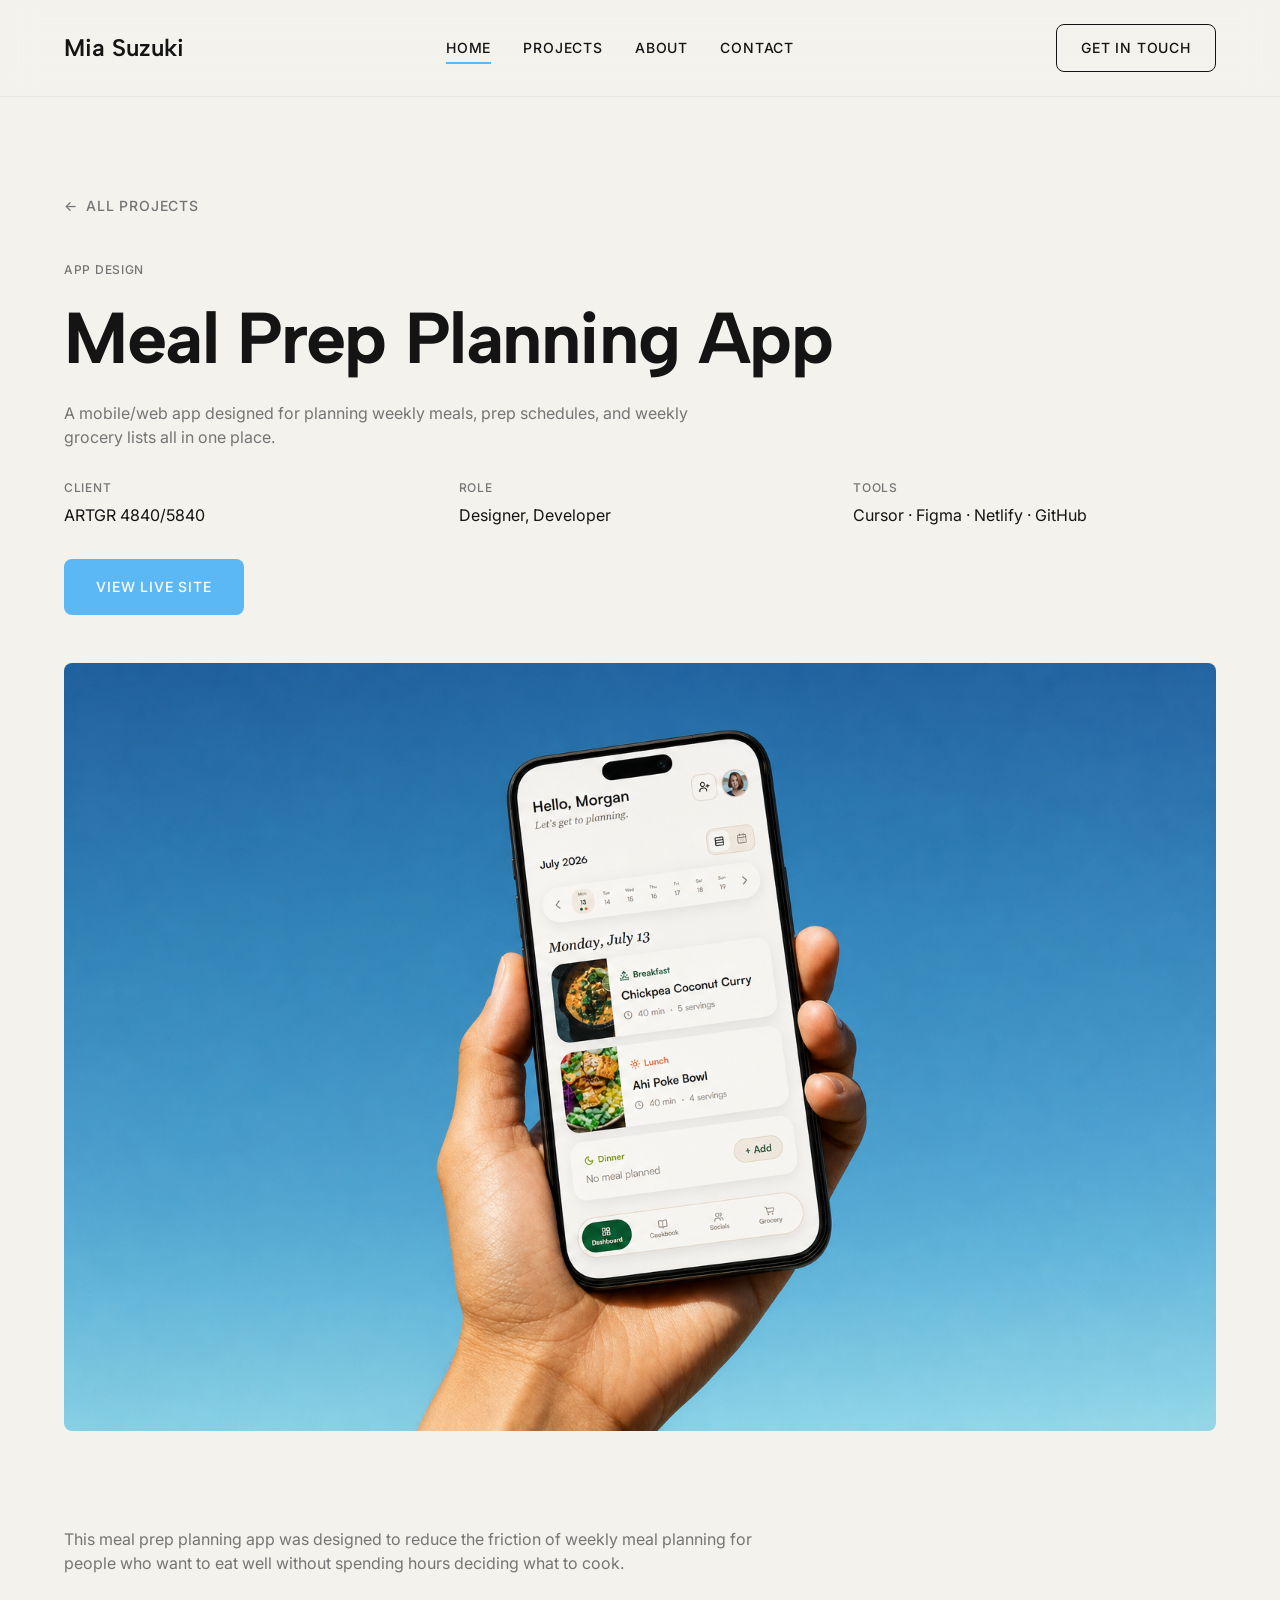
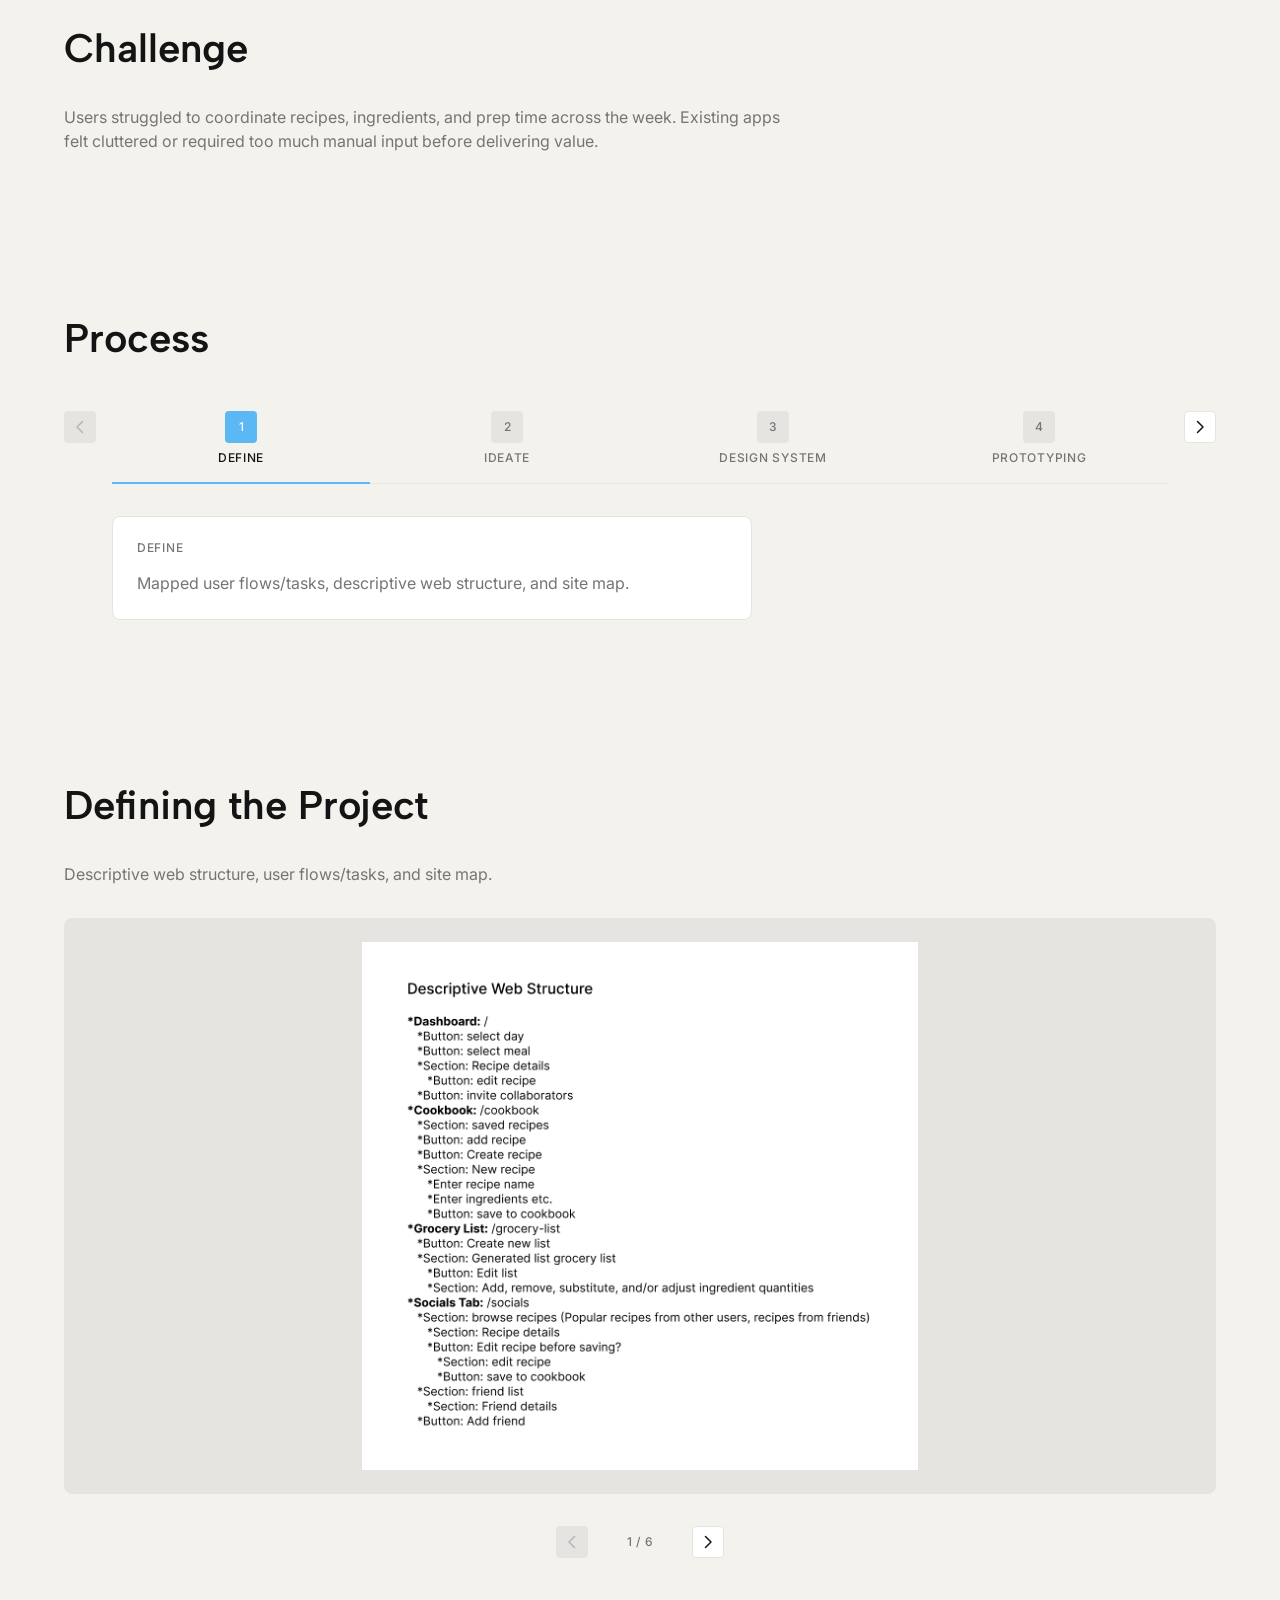
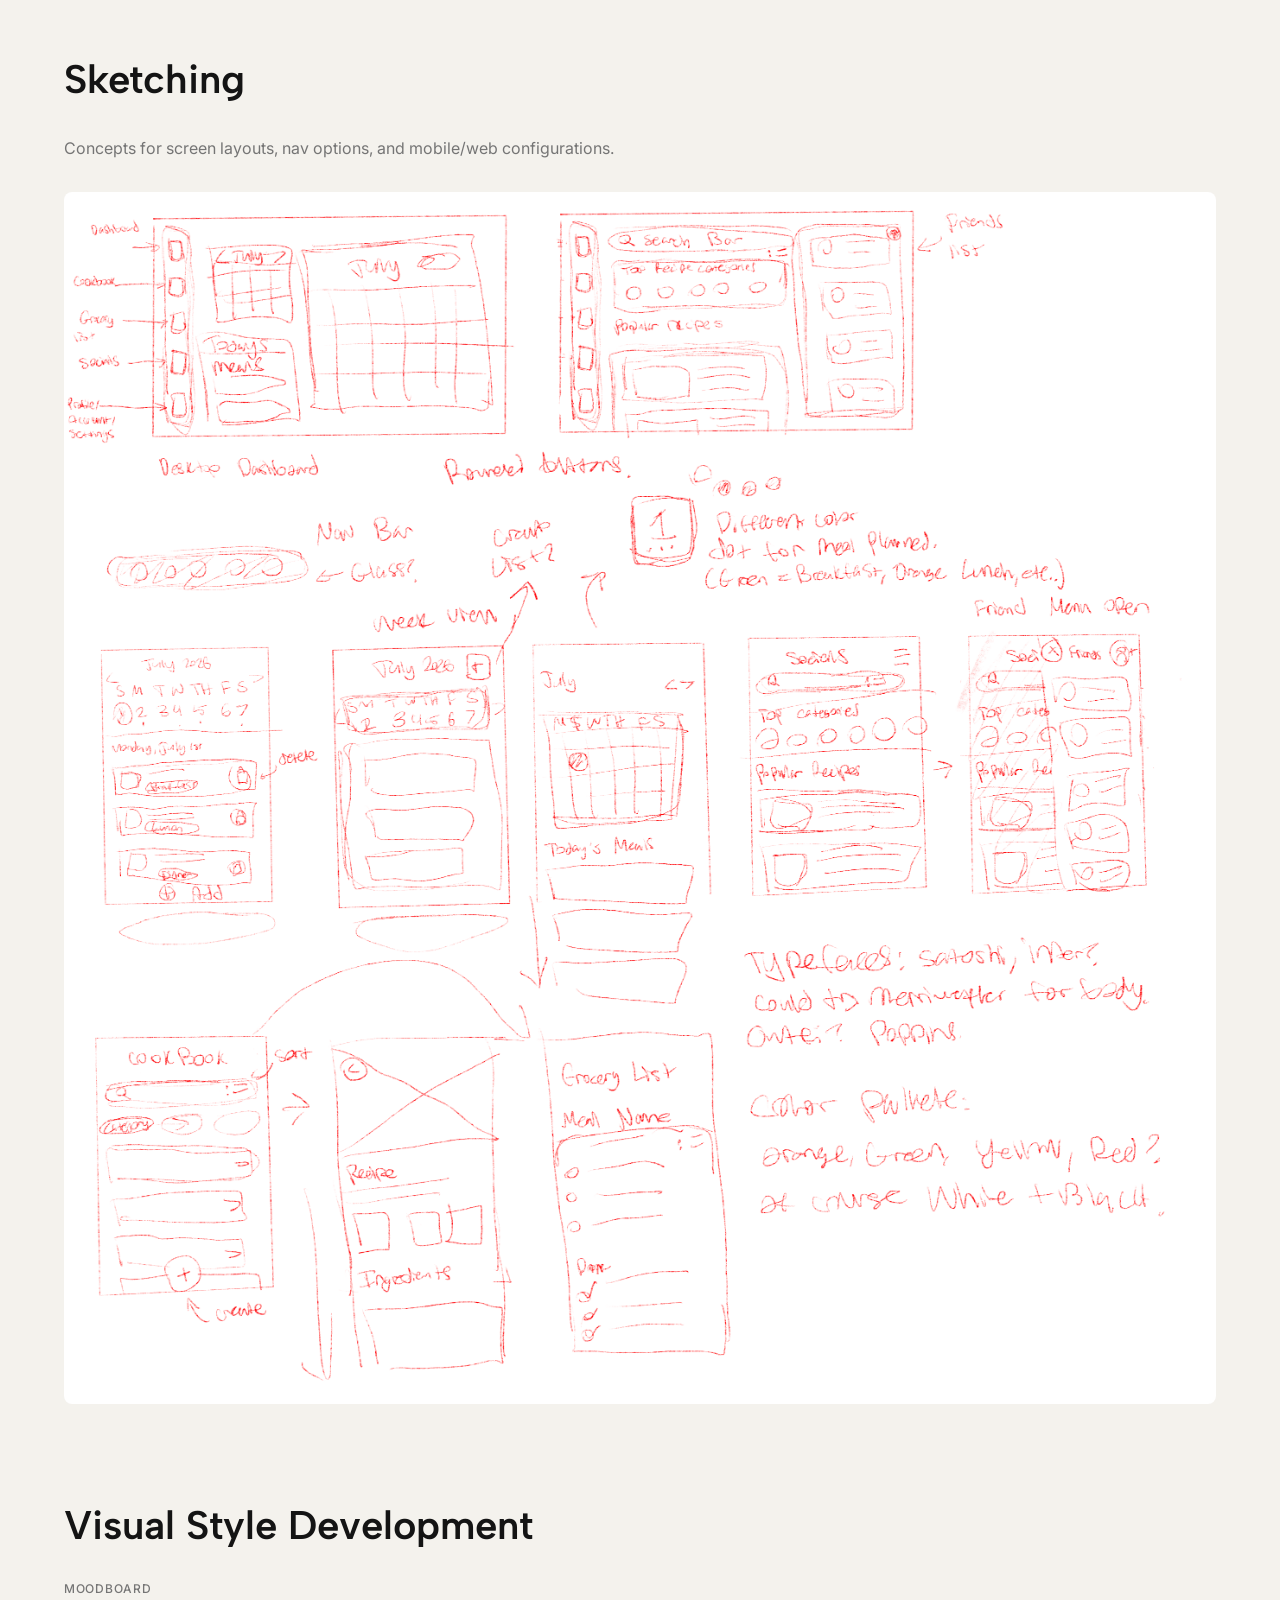
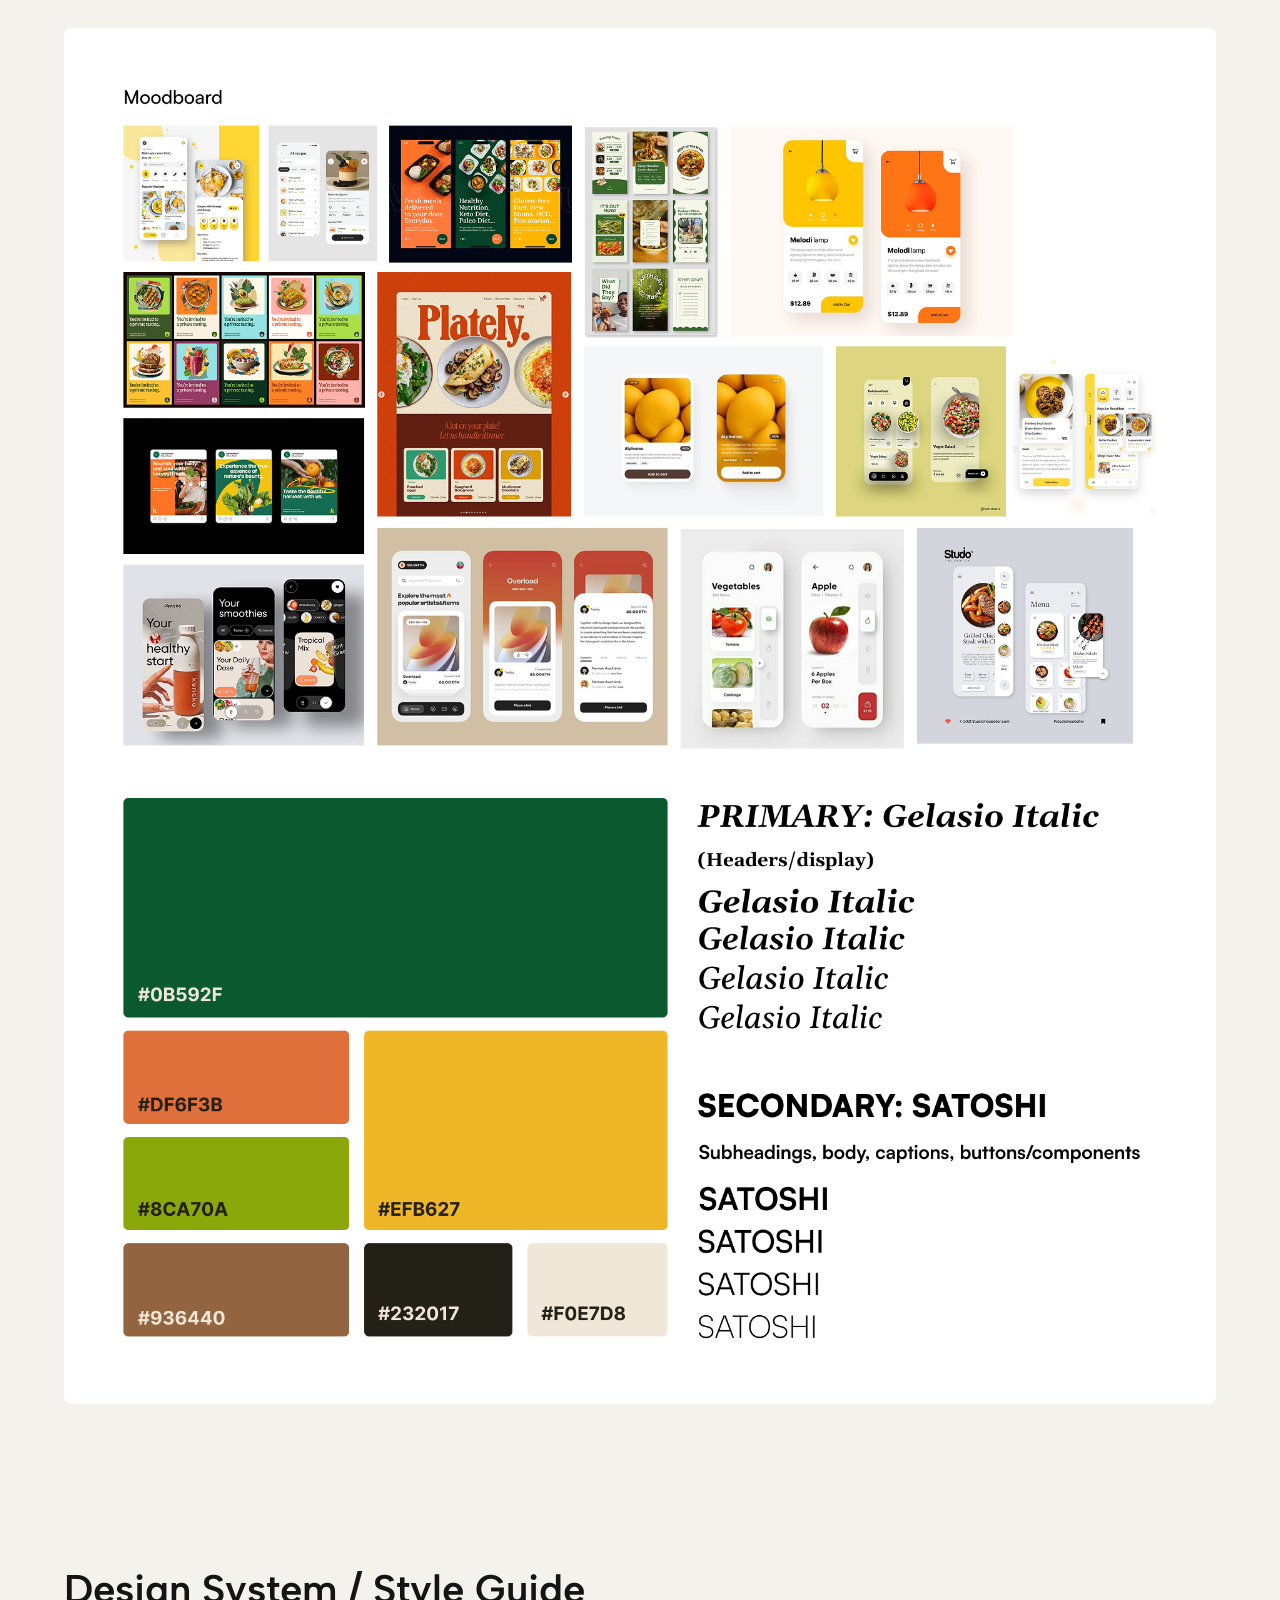
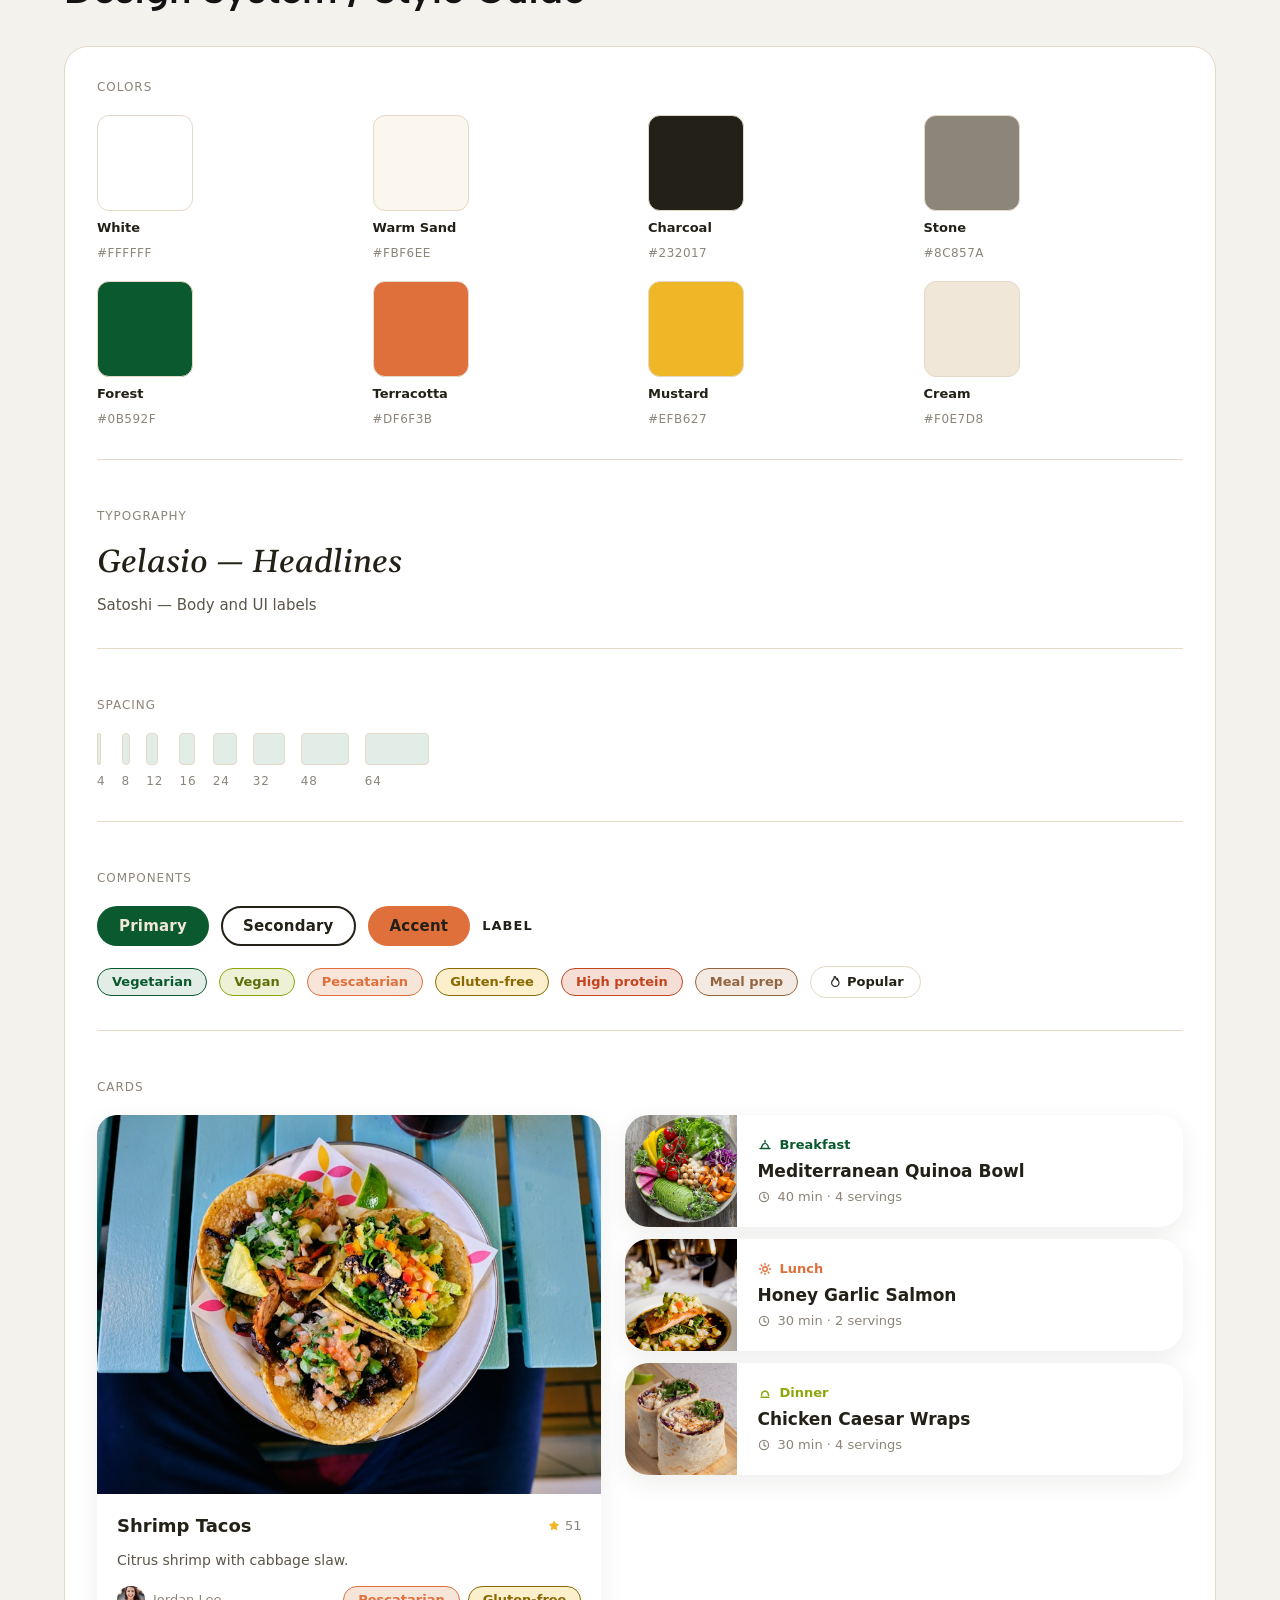
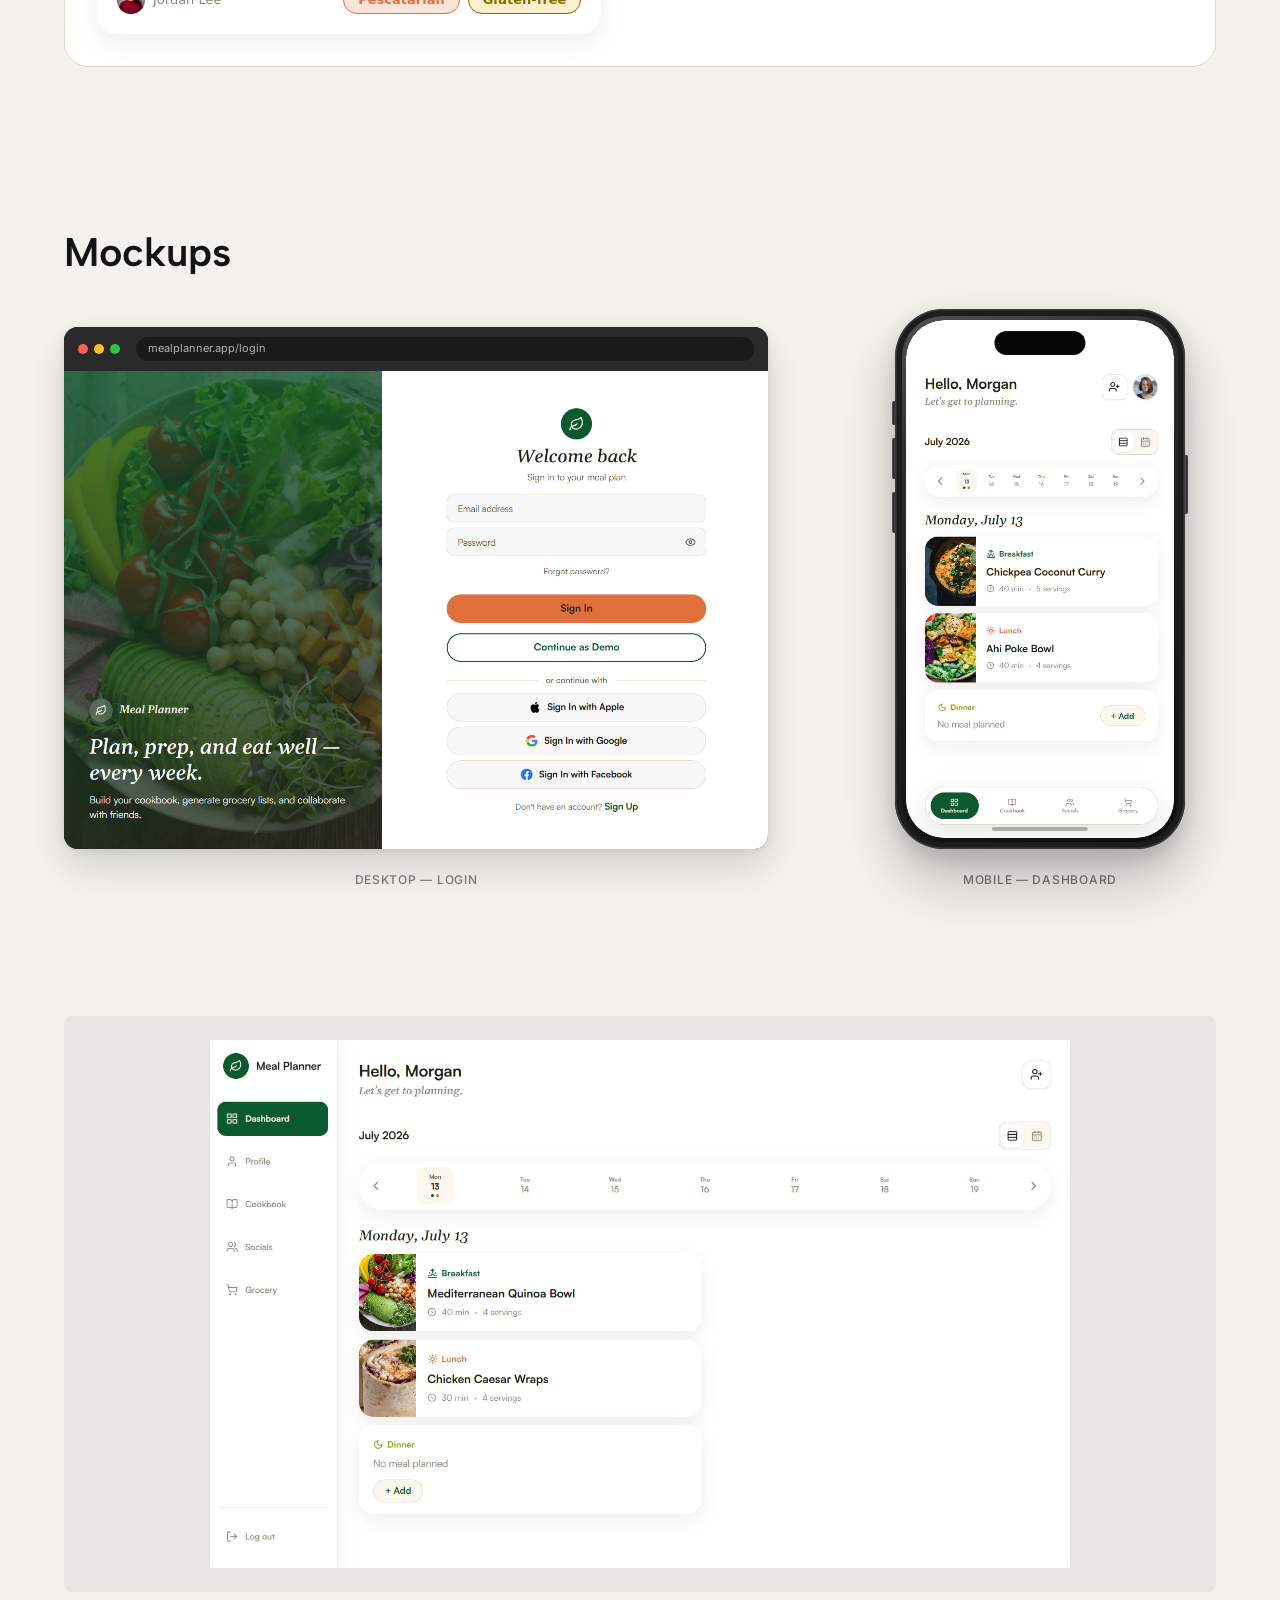
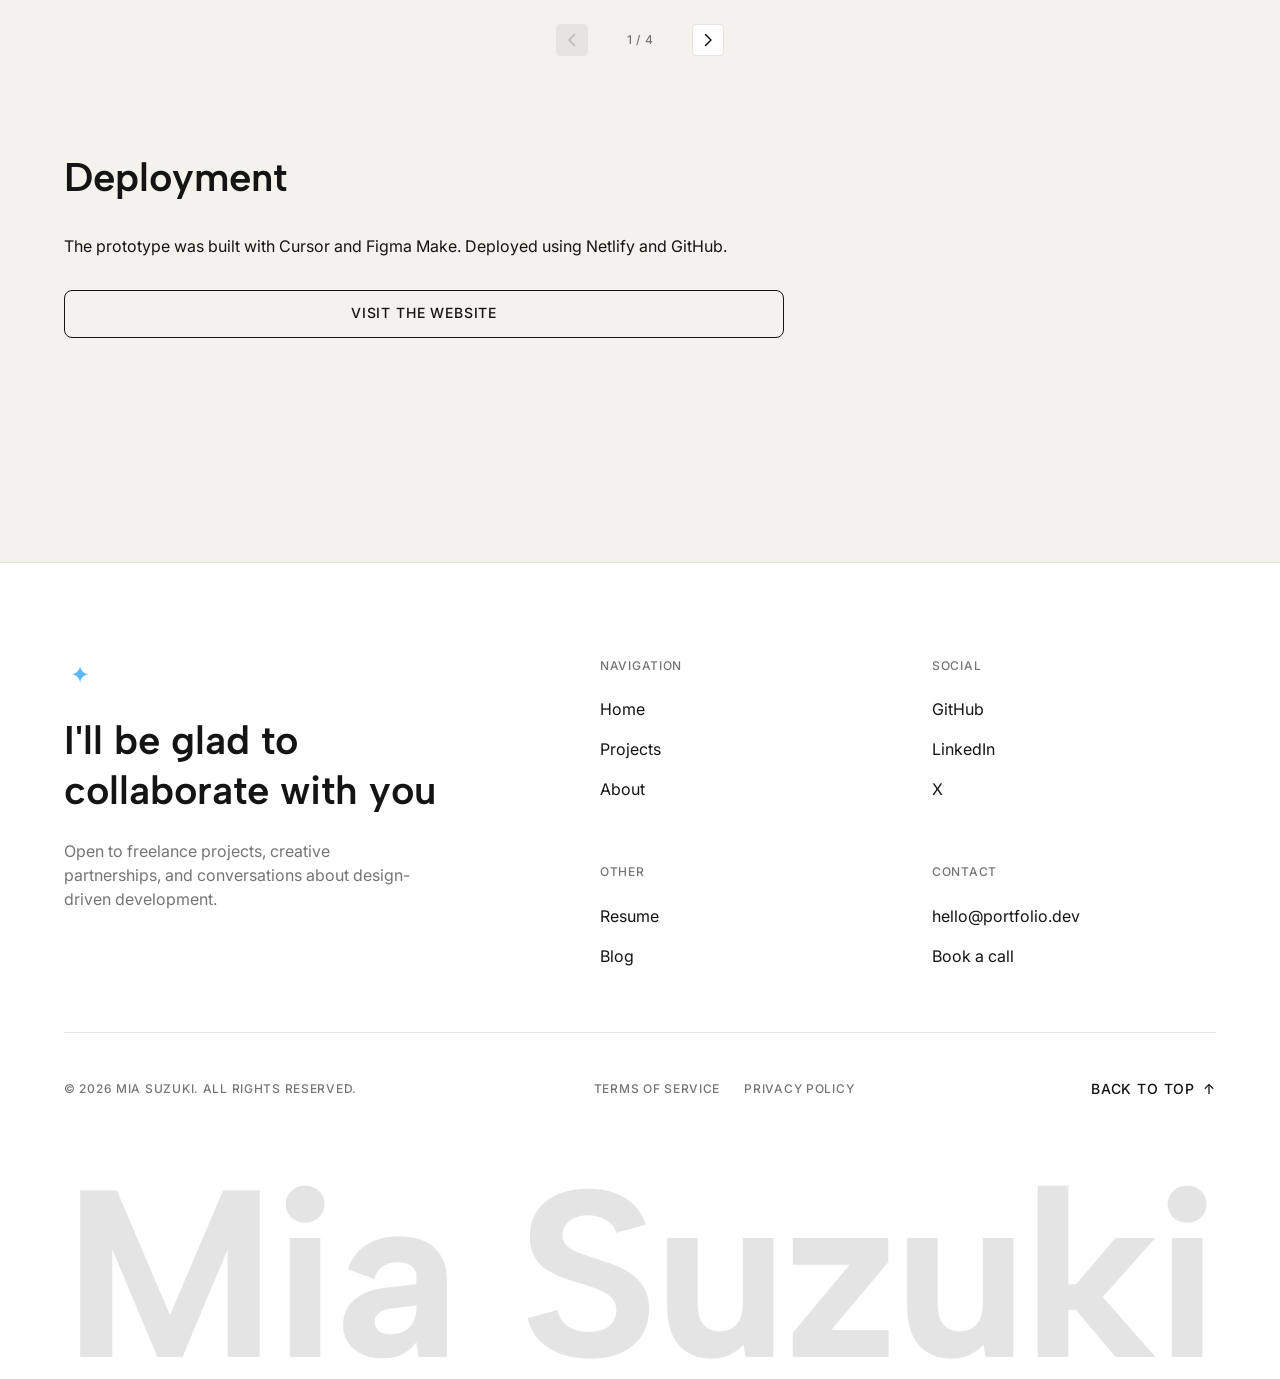
<file: projects/meal-prep-planning-app.html>
<!DOCTYPE html>
<html lang="en" id="top">
<head>
  <meta charset="UTF-8">
  <meta name="viewport" content="width=device-width, initial-scale=1.0">
  <meta name="description" content="A mobile/web app designed for planning weekly meals, prep schedules, and weekly grocery lists all in one place.">
  <title>Meal Prep Planning App — Mia Suzuki</title>
  <link rel="preconnect" href="https://fonts.googleapis.com">
  <link rel="preconnect" href="https://fonts.gstatic.com" crossorigin>
  <link rel="preconnect" href="https://api.fontshare.com" crossorigin>
  <link href="https://fonts.googleapis.com/css2?family=Albert+Sans:wght@400;500;600;700&family=Gelasio:ital,wght@1,500;1,600&family=Inter:wght@400;500;600&display=swap" rel="stylesheet">
  <link href="https://api.fontshare.com/v2/css?f[]=satoshi@400,500,600,700&display=swap" rel="stylesheet">
  <link rel="stylesheet" href="../css/tokens.css">
  <link rel="stylesheet" href="../css/styles.css">
  <link rel="stylesheet" href="../css/meal-prep-design-system.css?v=4">
</head>
<body>

  <header class="nav" role="banner">
    <div class="container nav__inner">
      <a href="../index.html" class="nav__wordmark">Mia Suzuki</a>
      <nav class="nav__links" aria-label="Primary">
        <span class="nav__indicator" aria-hidden="true"></span>
        <a href="../index.html" class="nav__link text-label">Home</a>
        <a href="../index.html#projects" class="nav__link text-label">Projects</a>
        <a href="../about.html" class="nav__link text-label">About</a>
        <a href="../contact.html" class="nav__link text-label">Contact</a>
      </nav>
      <div class="nav__actions">
        <a href="../contact.html" class="btn btn--outline">Get in touch</a>
      </div>
      <button class="nav__toggle" type="button" aria-expanded="false" aria-controls="nav-overlay" aria-label="Open menu">
        <span class="nav__toggle-icon" aria-hidden="true"><span></span><span></span></span>
      </button>
    </div>
  </header>

  <div class="nav-overlay" id="nav-overlay" aria-hidden="true">
    <div class="nav-overlay__header">
      <span class="nav-overlay__wordmark">Mia Suzuki</span>
      <button class="nav-overlay__close text-label" type="button" aria-label="Close menu">Close</button>
    </div>
    <nav class="nav-overlay__links" aria-label="Mobile">
      <a href="../index.html" class="nav-overlay__link">Home</a>
      <a href="../index.html#projects" class="nav-overlay__link">Projects</a>
      <a href="../about.html" class="nav-overlay__link">About</a>
      <a href="../contact.html" class="nav-overlay__link">Contact</a>
    </nav>
    <div class="nav-overlay__cta">
      <a href="../contact.html" class="btn btn--outline btn--lg">Get in touch</a>
    </div>
  </div>

  <main>
    <article class="project-page" aria-labelledby="project-heading">
      <div class="container">

        <a href="../index.html#projects" class="project-page__back text-label">
          <span aria-hidden="true">←</span> All projects
        </a>

        <header class="project-page__hero-block">
          <div class="project-page__hero-copy">
            <p class="text-caption">App Design</p>
            <h1 class="project-page__title text-display" id="project-heading">Meal Prep Planning App</h1>
            <p class="project-page__subtitle text-body">
              A mobile/web app designed for planning weekly meals, prep schedules, and weekly grocery lists all in one place.
            </p>
          <dl class="project-page__details">
            <div class="project-page__detail">
              <dt class="text-caption">Client</dt>
              <dd class="text-body">ARTGR 4840/5840</dd>
            </div>
            <div class="project-page__detail">
              <dt class="text-caption">Role</dt>
              <dd class="text-body">Designer, Developer</dd>
            </div>
            <div class="project-page__detail">
              <dt class="text-caption">Tools</dt>
              <dd class="text-body">Cursor · Figma · Netlify · GitHub</dd>
            </div>
          </dl>
            <div class="project-page__hero-cta">
              <a href="https://meal-prep-planner-app.netlify.app/login" class="btn btn--primary btn--lg" target="_blank" rel="noopener noreferrer">View live site</a>
            </div>
          </div>

          <div class="project-page__hero-media">
            <img
              class="project-page__hero-image"
              src="../meal-prep-planning-app/images/hero-phone.png"
              alt="Hand holding a phone showing the Meal Prep Planner dashboard against a clear blue sky"
              width="1536"
              height="1024"
            >
          </div>
        </header>

        <div class="project-page__body">

          <div class="project-page__intro">
            <p class="text-body">
              This meal prep planning app was designed to reduce the friction of weekly meal planning for people who want to eat well without spending hours deciding what to cook.
            </p>
            <section class="project-page__section" aria-labelledby="challenge-heading">
              <h2 class="text-h2" id="challenge-heading">Challenge</h2>
              <p class="text-body">
                Users struggled to coordinate recipes, ingredients, and prep time across the week. Existing apps felt cluttered or required too much manual input before delivering value.
              </p>
            </section>
          </div>

          <section class="project-page__section project-page__section--open" aria-labelledby="process-heading">
            <h2 class="text-h2" id="process-heading">Process</h2>
            <div class="project-page__process" data-process-tabs>
              <div class="project-page__process-nav">
                <button type="button" class="project-page__process-arrow" data-process-prev aria-label="Previous process phase">
                  <svg class="project-page__process-chevron" width="20" height="20" viewBox="0 0 20 20" fill="none" aria-hidden="true">
                    <path d="M12.5 4.5L7 10l5.5 5.5" stroke="currentColor" stroke-width="1.5" stroke-linecap="round" stroke-linejoin="round"/>
                  </svg>
                </button>
                <div class="project-page__process-main">
                <div class="project-page__stepper" role="tablist" aria-label="Design process phases">
                  <button type="button" class="project-page__step project-page__step--active" role="tab" id="process-tab-define" aria-selected="true" aria-controls="process-panel-define" tabindex="0">
                    <span class="project-page__step-num" aria-hidden="true">1</span>
                    <span class="text-caption">Define</span>
                  </button>
                  <button type="button" class="project-page__step" role="tab" id="process-tab-ideate" aria-selected="false" aria-controls="process-panel-ideate" tabindex="-1">
                    <span class="project-page__step-num" aria-hidden="true">2</span>
                    <span class="text-caption">Ideate</span>
                  </button>
                  <button type="button" class="project-page__step" role="tab" id="process-tab-design-system" aria-selected="false" aria-controls="process-panel-design-system" tabindex="-1">
                    <span class="project-page__step-num" aria-hidden="true">3</span>
                    <span class="text-caption">Design System</span>
                  </button>
                  <button type="button" class="project-page__step" role="tab" id="process-tab-prototyping" aria-selected="false" aria-controls="process-panel-prototyping" tabindex="-1">
                    <span class="project-page__step-num" aria-hidden="true">4</span>
                    <span class="text-caption">Prototyping</span>
                  </button>
                </div>
              <div class="project-page__process-panels">
                <div class="project-page__process-panel" role="tabpanel" id="process-panel-define" aria-labelledby="process-tab-define" data-process-index="0">
                  <p class="text-caption">Define</p>
                  <p class="text-body">Mapped user flows/tasks, descriptive web structure, and site map.</p>
                </div>
                <div class="project-page__process-panel" role="tabpanel" id="process-panel-ideate" aria-labelledby="process-tab-ideate" data-process-index="1" hidden>
                  <p class="text-caption">Ideate</p>
                  <p class="text-body">Collected and researched UI references, then sketched concepts for screen layouts, nav options, and mobile/web configurations.</p>
                </div>
                <div class="project-page__process-panel" role="tabpanel" id="process-panel-design-system" aria-labelledby="process-tab-design-system" data-process-index="2" hidden>
                  <p class="text-caption">Design System</p>
                  <p class="text-body">Built from the Meal Prep Planner design system — color, type, spacing, controls, and cards.</p>
                </div>
                <div class="project-page__process-panel" role="tabpanel" id="process-panel-prototyping" aria-labelledby="process-tab-prototyping" data-process-index="3" hidden>
                  <p class="text-caption">Prototyping</p>
                  <p class="text-body">Created a usable prototype using Cursor, Figma and Figma Make. App hosting was done with Netlify and GitHub.</p>
                </div>
              </div>
                </div>
                <button type="button" class="project-page__process-arrow" data-process-next aria-label="Next process phase">
                  <svg class="project-page__process-chevron" width="20" height="20" viewBox="0 0 20 20" fill="none" aria-hidden="true">
                    <path d="M7.5 4.5L13 10l-5.5 5.5" stroke="currentColor" stroke-width="1.5" stroke-linecap="round" stroke-linejoin="round"/>
                  </svg>
                </button>
              </div>
            </div>
          </section>
          <section class="project-page__section" aria-labelledby="wireframes-heading">
            <h2 class="text-h2" id="wireframes-heading">Defining the Project</h2>
            <p class="text-body">Descriptive web structure, user flows/tasks, and site map.</p>
            <div class="project-page__carousel" data-carousel aria-roledescription="carousel" aria-label="Project definition diagrams">
              <div class="project-page__carousel-viewport">
                <ul class="project-page__carousel-track">
                  <li class="project-page__carousel-slide is-active" data-carousel-slide>
                    <button type="button" class="project-page__carousel-zoom" data-lightbox-trigger aria-label="Enlarge descriptive web structure diagram">
                      <img
                        src="../meal-prep-planning-app/images/ux/01-web-structure.jpg"
                        alt="Descriptive web structure outlining Dashboard, Cookbook, Grocery List, and Socials pages"
                        width="564"
                        height="535"
                      >
                    </button>
                  </li>
                  <li class="project-page__carousel-slide" data-carousel-slide hidden>
                    <button type="button" class="project-page__carousel-zoom" data-lightbox-trigger aria-label="Enlarge site map diagram">
                      <img
                        src="../meal-prep-planning-app/images/ux/02-site-map.png"
                        alt="Site map showing Dashboard branching into Cookbook, Socials, and Grocery List"
                        width="4822"
                        height="1952"
                      >
                    </button>
                  </li>
                  <li class="project-page__carousel-slide" data-carousel-slide hidden>
                    <button type="button" class="project-page__carousel-zoom" data-lightbox-trigger aria-label="Enlarge plan meals user flow">
                      <img
                        src="../meal-prep-planning-app/images/ux/03-flow-plan-meals.png"
                        alt="User flow diagram for planning meals for each day of the week"
                        width="2784"
                        height="3072"
                      >
                    </button>
                  </li>
                  <li class="project-page__carousel-slide" data-carousel-slide hidden>
                    <button type="button" class="project-page__carousel-zoom" data-lightbox-trigger aria-label="Enlarge cookbook recipes user flow">
                      <img
                        src="../meal-prep-planning-app/images/ux/04-flow-cookbook.png"
                        alt="User flow diagram for creating or adding recipes to the cookbook"
                        width="3040"
                        height="3296"
                      >
                    </button>
                  </li>
                  <li class="project-page__carousel-slide" data-carousel-slide hidden>
                    <button type="button" class="project-page__carousel-zoom" data-lightbox-trigger aria-label="Enlarge grocery list user flow">
                      <img
                        src="../meal-prep-planning-app/images/ux/05-flow-grocery.png"
                        alt="User flow diagram for generating and managing a grocery list"
                        width="2944"
                        height="3040"
                      >
                    </button>
                  </li>
                  <li class="project-page__carousel-slide" data-carousel-slide hidden>
                    <button type="button" class="project-page__carousel-zoom" data-lightbox-trigger aria-label="Enlarge collaborate user flow">
                      <img
                        src="../meal-prep-planning-app/images/ux/06-flow-collaborate.png"
                        alt="User flow diagram for collaborating on meal prepping"
                        width="2144"
                        height="3200"
                      >
                    </button>
                  </li>
                </ul>
              </div>
              <div class="project-page__carousel-controls">
                <button type="button" class="project-page__carousel-arrow" data-carousel-prev aria-label="Previous diagram">
                  <svg width="20" height="20" viewBox="0 0 20 20" fill="none" aria-hidden="true">
                    <path d="M12.5 4.5L7 10l5.5 5.5" stroke="currentColor" stroke-width="1.5" stroke-linecap="round" stroke-linejoin="round"/>
                  </svg>
                </button>
                <p class="project-page__carousel-status text-caption" data-carousel-status aria-live="polite">1 / 6</p>
                <button type="button" class="project-page__carousel-arrow" data-carousel-next aria-label="Next diagram">
                  <svg width="20" height="20" viewBox="0 0 20 20" fill="none" aria-hidden="true">
                    <path d="M7.5 4.5L13 10l-5.5 5.5" stroke="currentColor" stroke-width="1.5" stroke-linecap="round" stroke-linejoin="round"/>
                  </svg>
                </button>
              </div>
            </div>
          </section>

          <section class="project-page__section" aria-labelledby="sketching-heading">
            <h2 class="text-h2" id="sketching-heading">Sketching</h2>
            <p class="text-body">Concepts for screen layouts, nav options, and mobile/web configurations.</p>
            <img
              class="project-page__sketch"
              src="../meal-prep-planning-app/images/sketches.png"
              alt="Hand-drawn wireframe sketches for desktop and mobile Meal Prep Planning App screens"
              width="2666"
              height="2805"
            >
          </section>

          <section class="project-page__section" aria-labelledby="visual-style-heading">
            <h2 class="text-h2" id="visual-style-heading">Visual Style Development</h2>
            <p class="text-caption">Moodboard</p>
            <img
              class="project-page__moodboard"
              src="../meal-prep-planning-app/images/moodboard.png"
              alt="Meal Prep Planning App moodboard with UI inspiration, color palette, and typography"
              width="1842"
              height="2200"
            >
          </section>

          <section class="project-page__section project-page__section--open" aria-labelledby="style-guide-heading">
            <h2 class="text-h2" id="style-guide-heading">Design System / Style Guide</h2>
            <div class="mepp-ds" aria-label="Meal Prep Planner design system guide">

              <div class="mepp-ds__block">
                <p class="mepp-ds__label">Colors</p>
                <div class="mepp-ds__swatches">
                  <div class="mepp-ds__swatch">
                    <span class="mepp-ds__swatch-chip" style="background-color: #FFFFFF;"></span>
                    <p class="mepp-ds__swatch-name">White</p>
                    <p class="mepp-ds__swatch-hex">#FFFFFF</p>
                  </div>
                  <div class="mepp-ds__swatch">
                    <span class="mepp-ds__swatch-chip" style="background-color: #FBF6EE;"></span>
                    <p class="mepp-ds__swatch-name">Warm Sand</p>
                    <p class="mepp-ds__swatch-hex">#FBF6EE</p>
                  </div>
                  <div class="mepp-ds__swatch">
                    <span class="mepp-ds__swatch-chip" style="background-color: #232017;"></span>
                    <p class="mepp-ds__swatch-name">Charcoal</p>
                    <p class="mepp-ds__swatch-hex">#232017</p>
                  </div>
                  <div class="mepp-ds__swatch">
                    <span class="mepp-ds__swatch-chip" style="background-color: #8C857A;"></span>
                    <p class="mepp-ds__swatch-name">Stone</p>
                    <p class="mepp-ds__swatch-hex">#8C857A</p>
                  </div>
                  <div class="mepp-ds__swatch">
                    <span class="mepp-ds__swatch-chip" style="background-color: #0B592F;"></span>
                    <p class="mepp-ds__swatch-name">Forest</p>
                    <p class="mepp-ds__swatch-hex">#0B592F</p>
                  </div>
                  <div class="mepp-ds__swatch">
                    <span class="mepp-ds__swatch-chip" style="background-color: #DF6F3B;"></span>
                    <p class="mepp-ds__swatch-name">Terracotta</p>
                    <p class="mepp-ds__swatch-hex">#DF6F3B</p>
                  </div>
                  <div class="mepp-ds__swatch">
                    <span class="mepp-ds__swatch-chip" style="background-color: #EFB627;"></span>
                    <p class="mepp-ds__swatch-name">Mustard</p>
                    <p class="mepp-ds__swatch-hex">#EFB627</p>
                  </div>
                  <div class="mepp-ds__swatch">
                    <span class="mepp-ds__swatch-chip" style="background-color: #F0E7D8;"></span>
                    <p class="mepp-ds__swatch-name">Cream</p>
                    <p class="mepp-ds__swatch-hex">#F0E7D8</p>
                  </div>
                </div>
              </div>

              <div class="mepp-ds__block">
                <p class="mepp-ds__label">Typography</p>
                <div class="mepp-ds__type-stack">
                  <p class="mepp-ds__type-display-lg">Gelasio — Headlines</p>
                  <p class="mepp-ds__type-body">Satoshi — Body and UI labels</p>
                </div>
              </div>

              <div class="mepp-ds__block">
                <p class="mepp-ds__label">Spacing</p>
                <div class="mepp-ds__spacing">
                  <div class="mepp-ds__space-item">
                    <span class="mepp-ds__space-bar" style="width: 4px;"></span>
                    <p class="mepp-ds__label">4</p>
                  </div>
                  <div class="mepp-ds__space-item">
                    <span class="mepp-ds__space-bar" style="width: 8px;"></span>
                    <p class="mepp-ds__label">8</p>
                  </div>
                  <div class="mepp-ds__space-item">
                    <span class="mepp-ds__space-bar" style="width: 12px;"></span>
                    <p class="mepp-ds__label">12</p>
                  </div>
                  <div class="mepp-ds__space-item">
                    <span class="mepp-ds__space-bar" style="width: 16px;"></span>
                    <p class="mepp-ds__label">16</p>
                  </div>
                  <div class="mepp-ds__space-item">
                    <span class="mepp-ds__space-bar" style="width: 24px;"></span>
                    <p class="mepp-ds__label">24</p>
                  </div>
                  <div class="mepp-ds__space-item">
                    <span class="mepp-ds__space-bar" style="width: 32px;"></span>
                    <p class="mepp-ds__label">32</p>
                  </div>
                  <div class="mepp-ds__space-item">
                    <span class="mepp-ds__space-bar" style="width: 48px;"></span>
                    <p class="mepp-ds__label">48</p>
                  </div>
                  <div class="mepp-ds__space-item">
                    <span class="mepp-ds__space-bar" style="width: 64px;"></span>
                    <p class="mepp-ds__label">64</p>
                  </div>
                </div>
              </div>

              <div class="mepp-ds__block">
                <p class="mepp-ds__label">Components</p>
                <div class="mepp-ds__controls">
                  <span class="mepp-ds__btn mepp-ds__btn--primary">Primary</span>
                  <span class="mepp-ds__btn mepp-ds__btn--secondary">Secondary</span>
                  <span class="mepp-ds__btn mepp-ds__btn--accent">Accent</span>
                  <span class="mepp-ds__type-label">Label</span>
                </div>
                <div class="mepp-ds__pills">
                  <span class="mepp-ds__tag mepp-ds__tag--vegetarian">Vegetarian</span>
                  <span class="mepp-ds__tag mepp-ds__tag--vegan">Vegan</span>
                  <span class="mepp-ds__tag mepp-ds__tag--pescatarian">Pescatarian</span>
                  <span class="mepp-ds__tag mepp-ds__tag--gluten-free">Gluten-free</span>
                  <span class="mepp-ds__tag mepp-ds__tag--high-protein">High protein</span>
                  <span class="mepp-ds__tag mepp-ds__tag--meal-prep">Meal prep</span>
                  <span class="mepp-ds__pill mepp-ds__pill--popular">
                    <svg width="14" height="14" viewBox="0 0 16 16" fill="none" aria-hidden="true">
                      <path d="M8.2 1.8c.2 1.7-.4 2.9-1.4 3.9-.9.9-1.5 1.8-1.5 3.1a4.2 4.2 0 0 0 8.4 0c0-2.3-1.6-3.6-2.3-5.2-.3 1.1.1 2 .8 2.6-1.7-.9-2.5-2.6-2.6-4.4-.4.4-.9 1.1-1.4 0z" stroke="currentColor" stroke-width="1.3" stroke-linecap="round" stroke-linejoin="round"/>
                    </svg>
                    Popular
                  </span>
                </div>
              </div>

              <div class="mepp-ds__block">
                <p class="mepp-ds__label">Cards</p>
                <div class="mepp-ds__cards">
                  <article class="mepp-ds__media-card">
                    <img class="mepp-ds__media-card-photo" src="../meal-prep-planning-app/images/shrimp-tacos.jpg" alt="Shrimp tacos with avocado and cabbage slaw" width="900" height="675">
                    <div class="mepp-ds__media-card-body">
                      <div class="mepp-ds__media-card-top">
                        <h4 class="mepp-ds__media-card-title">Shrimp Tacos</h4>
                        <p class="mepp-ds__media-card-rating">
                          <svg width="14" height="14" viewBox="0 0 16 16" aria-hidden="true">
                            <path fill="currentColor" d="M8 1.4l1.9 3.85 4.25.62-3.08 3 .73 4.23L8 11.1l-3.8 2 .73-4.23-3.08-3 4.25-.62L8 1.4z"/>
                          </svg>
                          <span>51</span>
                        </p>
                      </div>
                      <p class="mepp-ds__media-card-desc">Citrus shrimp with cabbage slaw.</p>
                      <div class="mepp-ds__media-card-footer">
                        <div class="mepp-ds__media-card-author">
                          <img src="../meal-prep-planning-app/images/avatar-jordan.jpg" alt="" width="28" height="28">
                          <span>Jordan Lee</span>
                        </div>
                        <div class="mepp-ds__media-card-tags">
                          <span class="mepp-ds__tag mepp-ds__tag--pescatarian">Pescatarian</span>
                          <span class="mepp-ds__tag mepp-ds__tag--gluten-free">Gluten-free</span>
                        </div>
                      </div>
                    </div>
                  </article>

                  <div class="mepp-ds__list-stack">
                    <article class="mepp-ds__list-card">
                      <img class="mepp-ds__list-card-thumb" src="../meal-prep-planning-app/images/quinoa-bowl.jpg" alt="Mediterranean quinoa bowl" width="400" height="400">
                      <div class="mepp-ds__list-card-body">
                        <p class="mepp-ds__list-card-meal mepp-ds__list-card-meal--breakfast">
                          <svg width="16" height="16" viewBox="0 0 16 16" fill="none" aria-hidden="true">
                            <path d="M3 11.5h10M4.5 11.5c0-2.5 1.6-4.5 3.5-5.5 1.9 1 3.5 3 3.5 5.5" stroke="currentColor" stroke-width="1.4" stroke-linecap="round" stroke-linejoin="round"/>
                            <path d="M8 3.5v1.2" stroke="currentColor" stroke-width="1.4" stroke-linecap="round"/>
                          </svg>
                          Breakfast
                        </p>
                        <h4 class="mepp-ds__list-card-title">Mediterranean Quinoa Bowl</h4>
                        <p class="mepp-ds__list-card-meta">
                          <svg width="14" height="14" viewBox="0 0 16 16" fill="none" aria-hidden="true">
                            <circle cx="8" cy="8" r="5.25" stroke="currentColor" stroke-width="1.4"/>
                            <path d="M8 5v3.15l2 1.35" stroke="currentColor" stroke-width="1.4" stroke-linecap="round" stroke-linejoin="round"/>
                          </svg>
                          40 min · 4 servings
                        </p>
                      </div>
                    </article>

                    <article class="mepp-ds__list-card">
                      <img class="mepp-ds__list-card-thumb" src="../meal-prep-planning-app/images/honey-salmon.jpg" alt="Honey garlic salmon" width="400" height="400">
                      <div class="mepp-ds__list-card-body">
                        <p class="mepp-ds__list-card-meal mepp-ds__list-card-meal--lunch">
                          <svg width="16" height="16" viewBox="0 0 16 16" fill="none" aria-hidden="true">
                            <circle cx="8" cy="8" r="2.25" stroke="currentColor" stroke-width="1.4"/>
                            <path d="M8 2.5v1.2M8 12.3v1.2M2.5 8h1.2M12.3 8h1.2M4.1 4.1l.85.85M11.05 11.05l.85.85M4.1 11.9l.85-.85M11.05 4.95l.85-.85" stroke="currentColor" stroke-width="1.4" stroke-linecap="round"/>
                          </svg>
                          Lunch
                        </p>
                        <h4 class="mepp-ds__list-card-title">Honey Garlic Salmon</h4>
                        <p class="mepp-ds__list-card-meta">
                          <svg width="14" height="14" viewBox="0 0 16 16" fill="none" aria-hidden="true">
                            <circle cx="8" cy="8" r="5.25" stroke="currentColor" stroke-width="1.4"/>
                            <path d="M8 5v3.15l2 1.35" stroke="currentColor" stroke-width="1.4" stroke-linecap="round" stroke-linejoin="round"/>
                          </svg>
                          30 min · 2 servings
                        </p>
                      </div>
                    </article>

                    <article class="mepp-ds__list-card">
                      <img class="mepp-ds__list-card-thumb" src="../meal-prep-planning-app/images/chicken-wraps.jpg" alt="Chicken Caesar wraps" width="400" height="400">
                      <div class="mepp-ds__list-card-body">
                        <p class="mepp-ds__list-card-meal mepp-ds__list-card-meal--dinner">
                          <svg width="16" height="16" viewBox="0 0 16 16" fill="none" aria-hidden="true">
                            <path d="M11.5 10.5c0-2.2-1.6-4-3.5-4.5-1.9.5-3.5 2.3-3.5 4.5" stroke="currentColor" stroke-width="1.4" stroke-linecap="round"/>
                            <path d="M4 12.25h8" stroke="currentColor" stroke-width="1.4" stroke-linecap="round"/>
                          </svg>
                          Dinner
                        </p>
                        <h4 class="mepp-ds__list-card-title">Chicken Caesar Wraps</h4>
                        <p class="mepp-ds__list-card-meta">
                          <svg width="14" height="14" viewBox="0 0 16 16" fill="none" aria-hidden="true">
                            <circle cx="8" cy="8" r="5.25" stroke="currentColor" stroke-width="1.4"/>
                            <path d="M8 5v3.15l2 1.35" stroke="currentColor" stroke-width="1.4" stroke-linecap="round" stroke-linejoin="round"/>
                          </svg>
                          30 min · 4 servings
                        </p>
                      </div>
                    </article>
                  </div>
                </div>
              </div>

            </div>
          </section>

          <section class="project-page__section" aria-labelledby="gallery-heading">
            <h2 class="text-h2" id="gallery-heading">Mockups</h2>
            <div class="project-page__mockups">
              <figure class="device-mockup device-mockup--desktop">
                <button type="button" class="device-mockup__trigger" data-lightbox-trigger aria-label="Enlarge desktop login mockup">
                  <span class="device-mockup__browser" aria-hidden="true">
                    <span class="device-mockup__dots">
                      <span></span><span></span><span></span>
                    </span>
                    <span class="device-mockup__url">mealplanner.app/login</span>
                  </span>
                  <span class="device-mockup__screen">
                    <img
                      src="../meal-prep-planning-app/images/mockups/desktop-login.png"
                      alt="Desktop login screen with salad hero image and sign-in form"
                      width="1356"
                      height="922"
                    >
                  </span>
                </button>
                <figcaption class="text-caption">Desktop — Login</figcaption>
              </figure>

              <figure class="device-mockup device-mockup--mobile">
                <button type="button" class="device-mockup__trigger" data-lightbox-trigger aria-label="Enlarge mobile dashboard mockup">
                  <span class="device-mockup__phone" aria-hidden="true">
                    <span class="device-mockup__btn device-mockup__btn--silent"></span>
                    <span class="device-mockup__btn device-mockup__btn--volume-up"></span>
                    <span class="device-mockup__btn device-mockup__btn--volume-down"></span>
                    <span class="device-mockup__btn device-mockup__btn--power"></span>
                    <span class="device-mockup__bezel">
                      <span class="device-mockup__island"></span>
                      <span class="device-mockup__screen">
                        <img
                          src="../meal-prep-planning-app/images/mockups/mobile-dashboard.png"
                          alt="Mobile dashboard with weekly planner and meal cards"
                          width="523"
                          height="942"
                        >
                      </span>
                      <span class="device-mockup__home"></span>
                    </span>
                  </span>
                </button>
                <figcaption class="text-caption">Mobile — Dashboard</figcaption>
              </figure>
            </div>

            <div class="project-page__carousel" data-carousel aria-roledescription="carousel" aria-label="Meal Prep prototype screens">
              <div class="project-page__carousel-viewport">
                <ul class="project-page__carousel-track">
                  <li class="project-page__carousel-slide is-active" data-carousel-slide>
                    <button type="button" class="project-page__carousel-zoom" data-lightbox-trigger aria-label="Enlarge dashboard screen">
                      <img
                        src="../meal-prep-planning-app/images/screens/01-dashboard.png"
                        alt="Meal Planner dashboard with weekly date picker and breakfast, lunch, and dinner cards"
                        width="1506"
                        height="925"
                      >
                    </button>
                  </li>
                  <li class="project-page__carousel-slide" data-carousel-slide hidden>
                    <button type="button" class="project-page__carousel-zoom" data-lightbox-trigger aria-label="Enlarge cookbook screen">
                      <img
                        src="../meal-prep-planning-app/images/screens/03-cookbook.png"
                        alt="Meal Planner cookbook with recipe search and recipe grid"
                        width="1487"
                        height="927"
                      >
                    </button>
                  </li>
                  <li class="project-page__carousel-slide" data-carousel-slide hidden>
                    <button type="button" class="project-page__carousel-zoom" data-lightbox-trigger aria-label="Enlarge socials recipe detail">
                      <img
                        src="../meal-prep-planning-app/images/screens/04-socials.png"
                        alt="Meal Planner socials page with Ahi Poke Bowl recipe detail modal"
                        width="1488"
                        height="932"
                      >
                    </button>
                  </li>
                  <li class="project-page__carousel-slide" data-carousel-slide hidden>
                    <button type="button" class="project-page__carousel-zoom" data-lightbox-trigger aria-label="Enlarge grocery list screen">
                      <img
                        src="../meal-prep-planning-app/images/screens/05-grocery.png"
                        alt="Meal Planner grocery list with checklist progress and editable items"
                        width="1492"
                        height="931"
                      >
                    </button>
                  </li>
                </ul>
              </div>
              <div class="project-page__carousel-controls">
                <button type="button" class="project-page__carousel-arrow" data-carousel-prev aria-label="Previous screen">
                  <svg width="20" height="20" viewBox="0 0 20 20" fill="none" aria-hidden="true">
                    <path d="M12.5 4.5L7 10l5.5 5.5" stroke="currentColor" stroke-width="1.5" stroke-linecap="round" stroke-linejoin="round"/>
                  </svg>
                </button>
                <p class="project-page__carousel-status text-caption" data-carousel-status aria-live="polite">1 / 4</p>
                <button type="button" class="project-page__carousel-arrow" data-carousel-next aria-label="Next screen">
                  <svg width="20" height="20" viewBox="0 0 20 20" fill="none" aria-hidden="true">
                    <path d="M7.5 4.5L13 10l-5.5 5.5" stroke="currentColor" stroke-width="1.5" stroke-linecap="round" stroke-linejoin="round"/>
                  </svg>
                </button>
              </div>
            </div>
          </section>

          <section class="project-page__deploy" aria-labelledby="deployment-heading">
            <h2 class="text-h2" id="deployment-heading">Deployment</h2>
            <p class="text-body">The prototype was built with Cursor and Figma Make. Deployed using Netlify and GitHub.</p>
            <a href="https://meal-prep-planner-app.netlify.app/login" class="btn btn--outline" target="_blank" rel="noopener noreferrer">Visit the website</a>
          </section>

        </div>
      </div>
    </article>
  </main>

  <footer class="footer" role="contentinfo">
    <div class="footer__card">
      <div class="footer__main">
        <div class="footer__cta">
          <span class="footer__cta-icon" aria-hidden="true">✦</span>
          <h2 class="footer__cta-headline text-h2">I'll be glad to collaborate with you</h2>
          <p class="footer__cta-text text-body">Open to freelance projects, creative partnerships, and conversations about design-driven development.</p>
        </div>
        <div class="footer__columns">
          <div class="footer__column">
            <h3 class="footer__column-title text-caption">Navigation</h3>
            <ul class="footer__column-links">
              <li><a href="../index.html" class="footer__column-link">Home</a></li>
              <li><a href="../index.html#projects" class="footer__column-link">Projects</a></li>
              <li><a href="../about.html" class="footer__column-link">About</a></li>
            </ul>
          </div>
          <div class="footer__column">
            <h3 class="footer__column-title text-caption">Social</h3>
            <ul class="footer__column-links">
              <li><a href="#" class="footer__column-link">GitHub</a></li>
              <li><a href="#" class="footer__column-link">LinkedIn</a></li>
              <li><a href="#" class="footer__column-link">X</a></li>
            </ul>
          </div>
          <div class="footer__column">
            <h3 class="footer__column-title text-caption">Other</h3>
            <ul class="footer__column-links">
              <li><a href="#" class="footer__column-link">Resume</a></li>
              <li><a href="#" class="footer__column-link">Blog</a></li>
            </ul>
          </div>
          <div class="footer__column">
            <h3 class="footer__column-title text-caption">Contact</h3>
            <ul class="footer__column-links">
              <li><a href="mailto:hello@portfolio.dev" class="footer__column-link">hello@portfolio.dev</a></li>
              <li><a href="../contact.html" class="footer__column-link">Book a call</a></li>
            </ul>
          </div>
        </div>
      </div>
      <div class="footer__bar">
        <p class="text-caption">© 2026 Mia Suzuki. All rights reserved.</p>
        <div class="footer__legal">
          <a href="#" class="footer__legal-link text-caption">Terms of Service</a>
          <a href="#" class="footer__legal-link text-caption">Privacy Policy</a>
        </div>
        <a href="#top" class="footer__back-top text-label" id="back-to-top">Back to top <span aria-hidden="true">↑</span></a>
      </div>
      <p class="footer__watermark" aria-hidden="true">Mia Suzuki</p>
    </div>
  </footer>

  <script src="../js/main.js"></script>
</body>
</html>
</file>
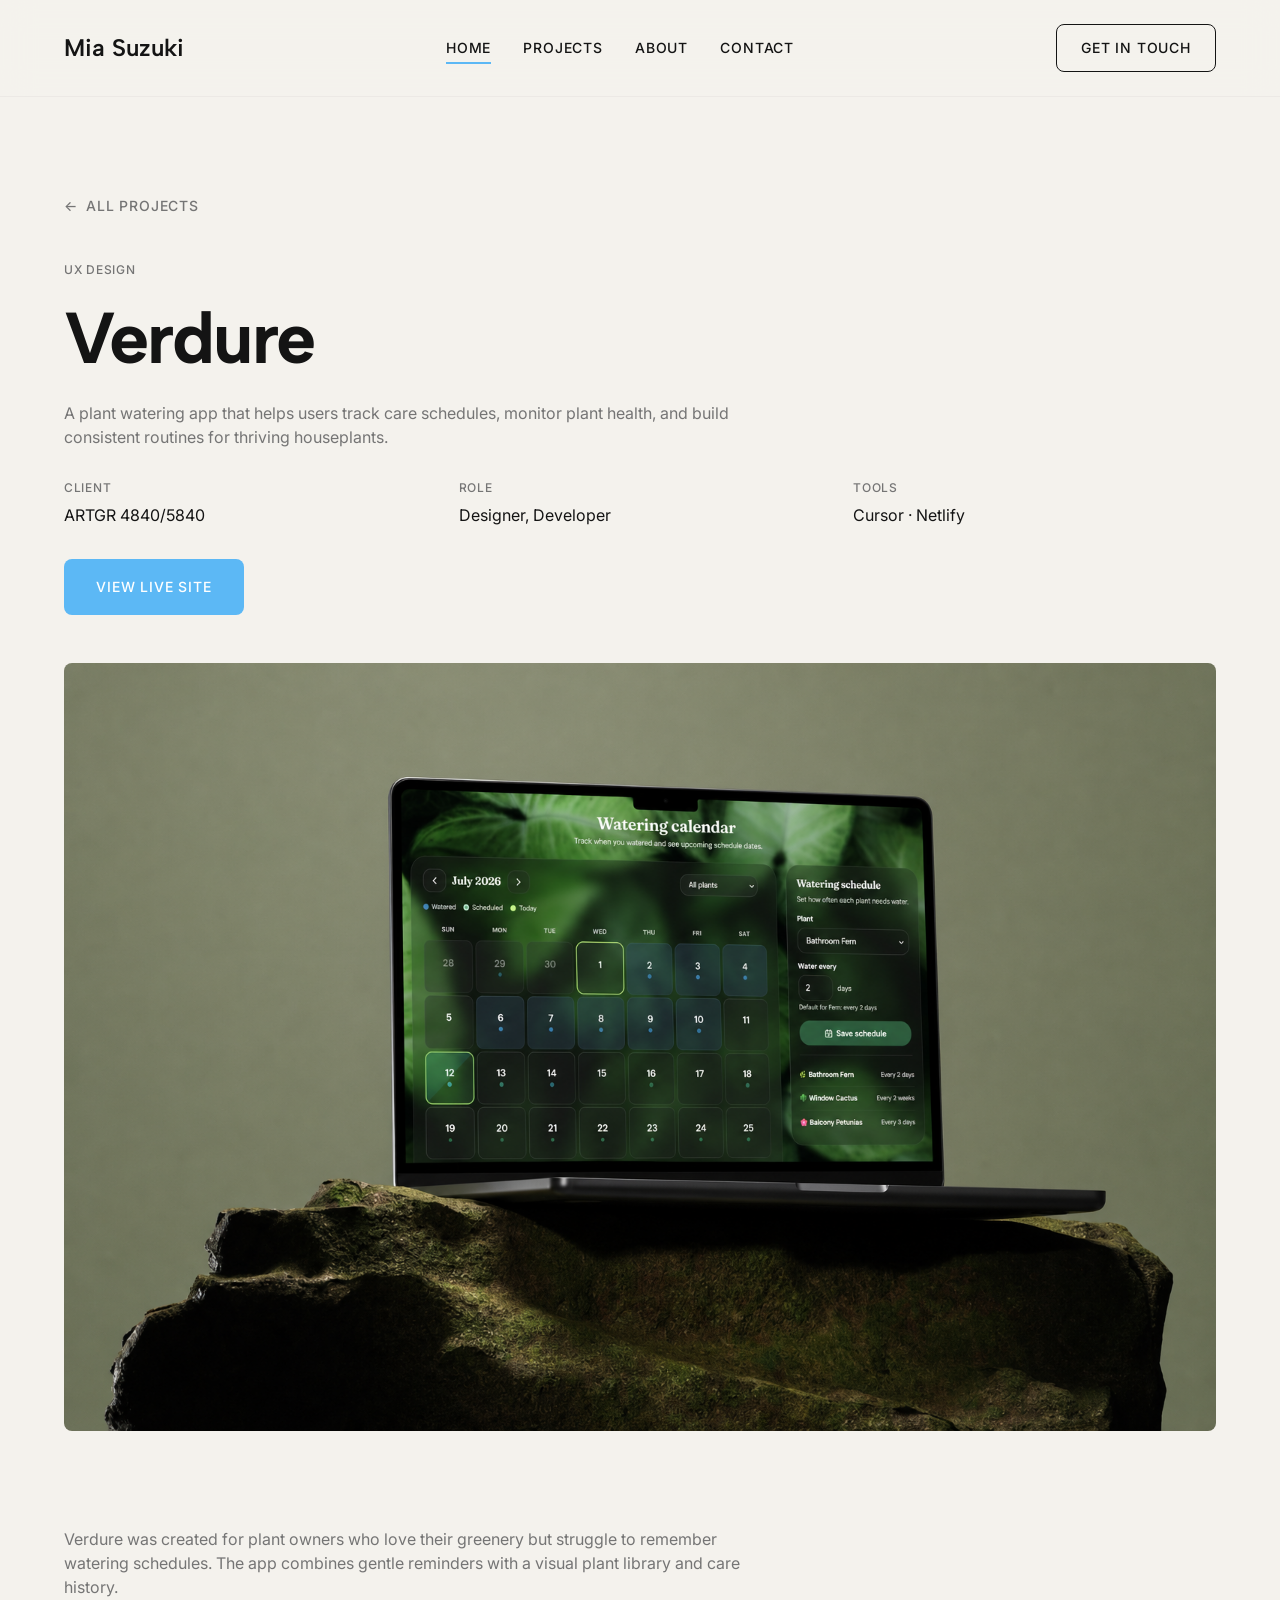
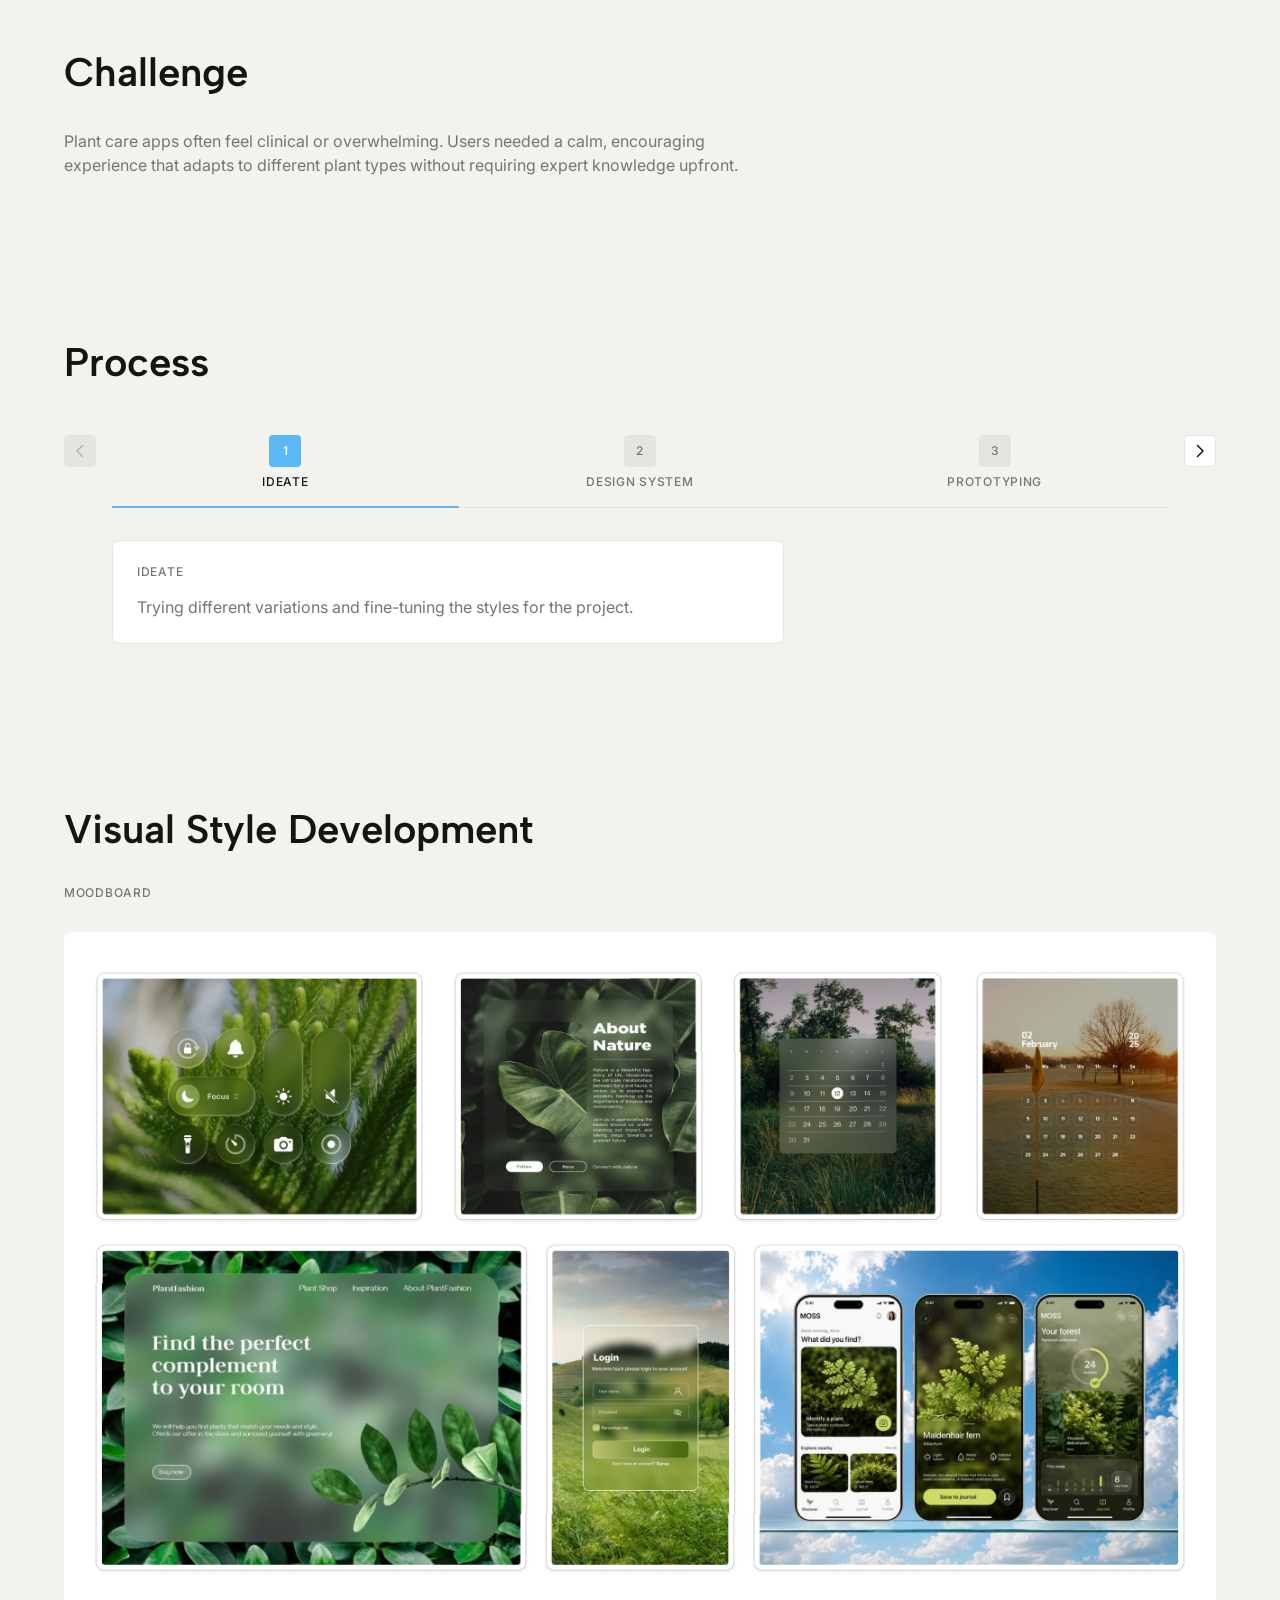
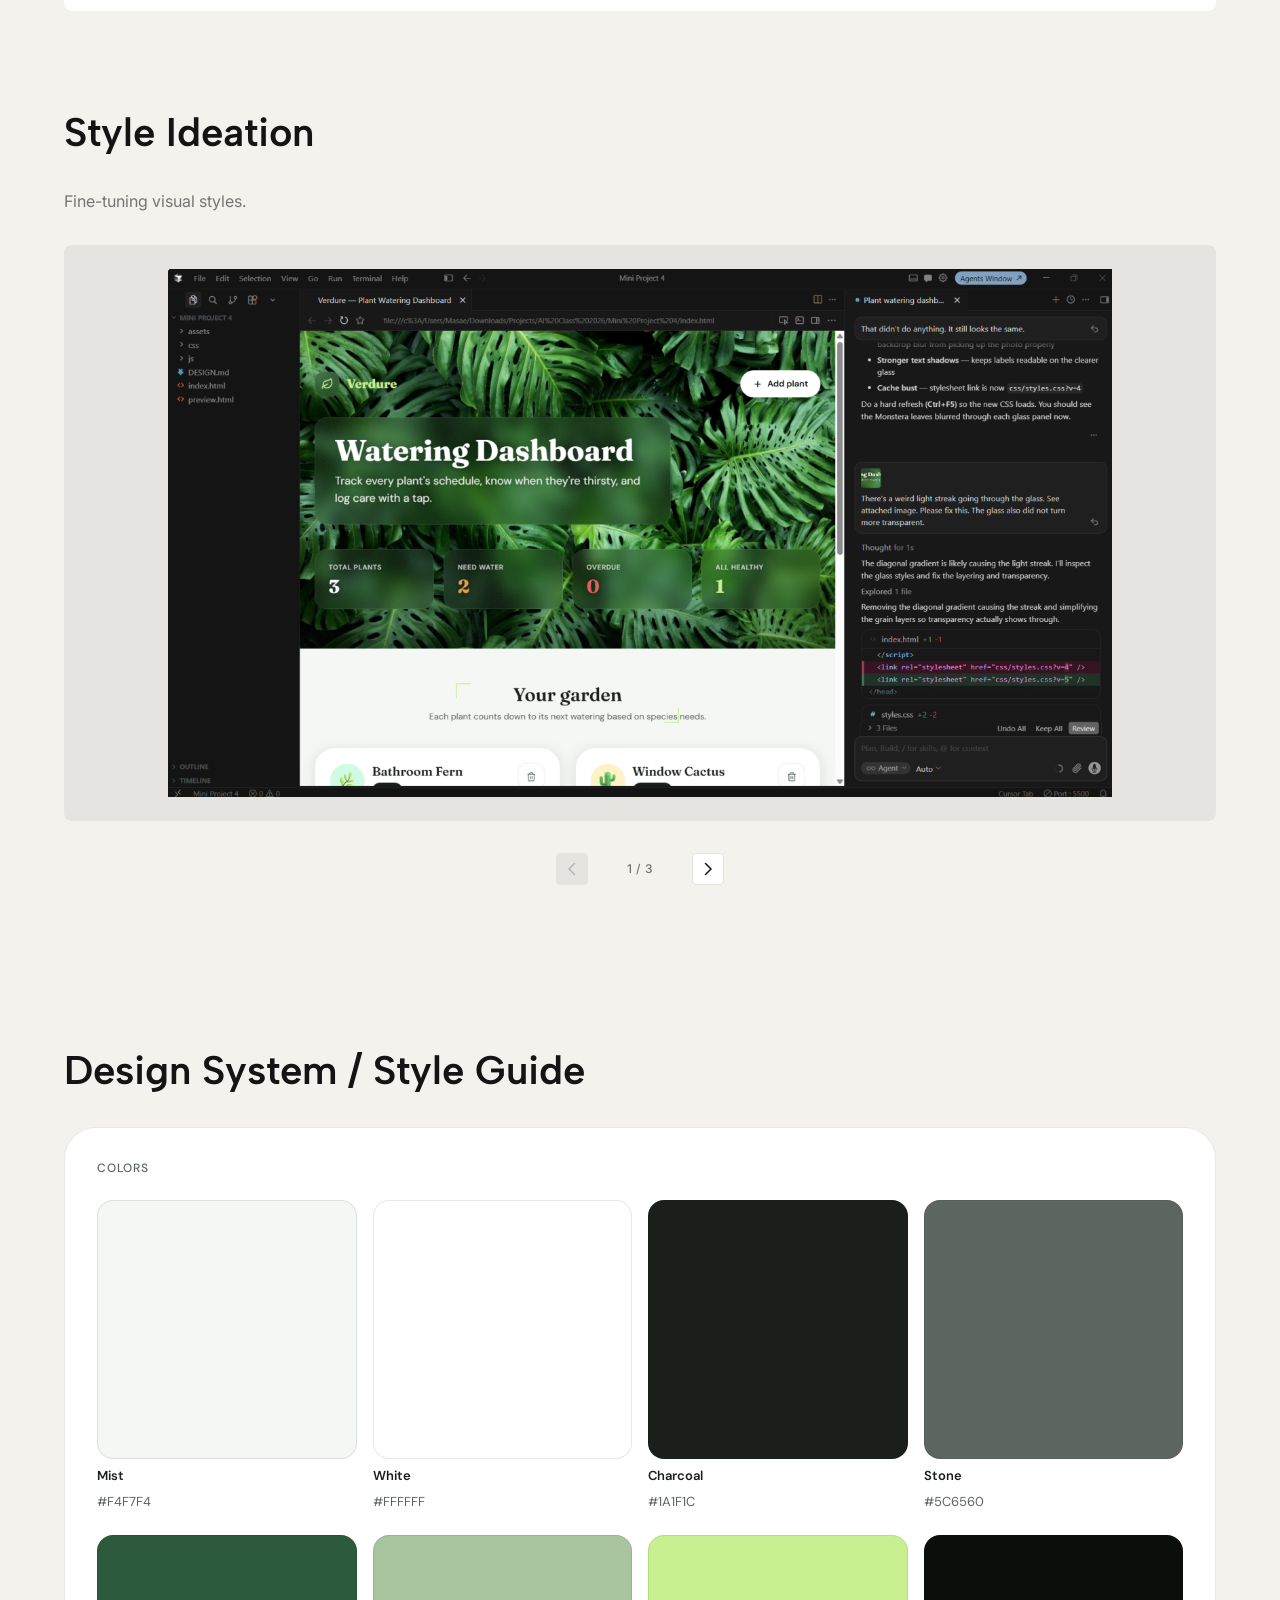
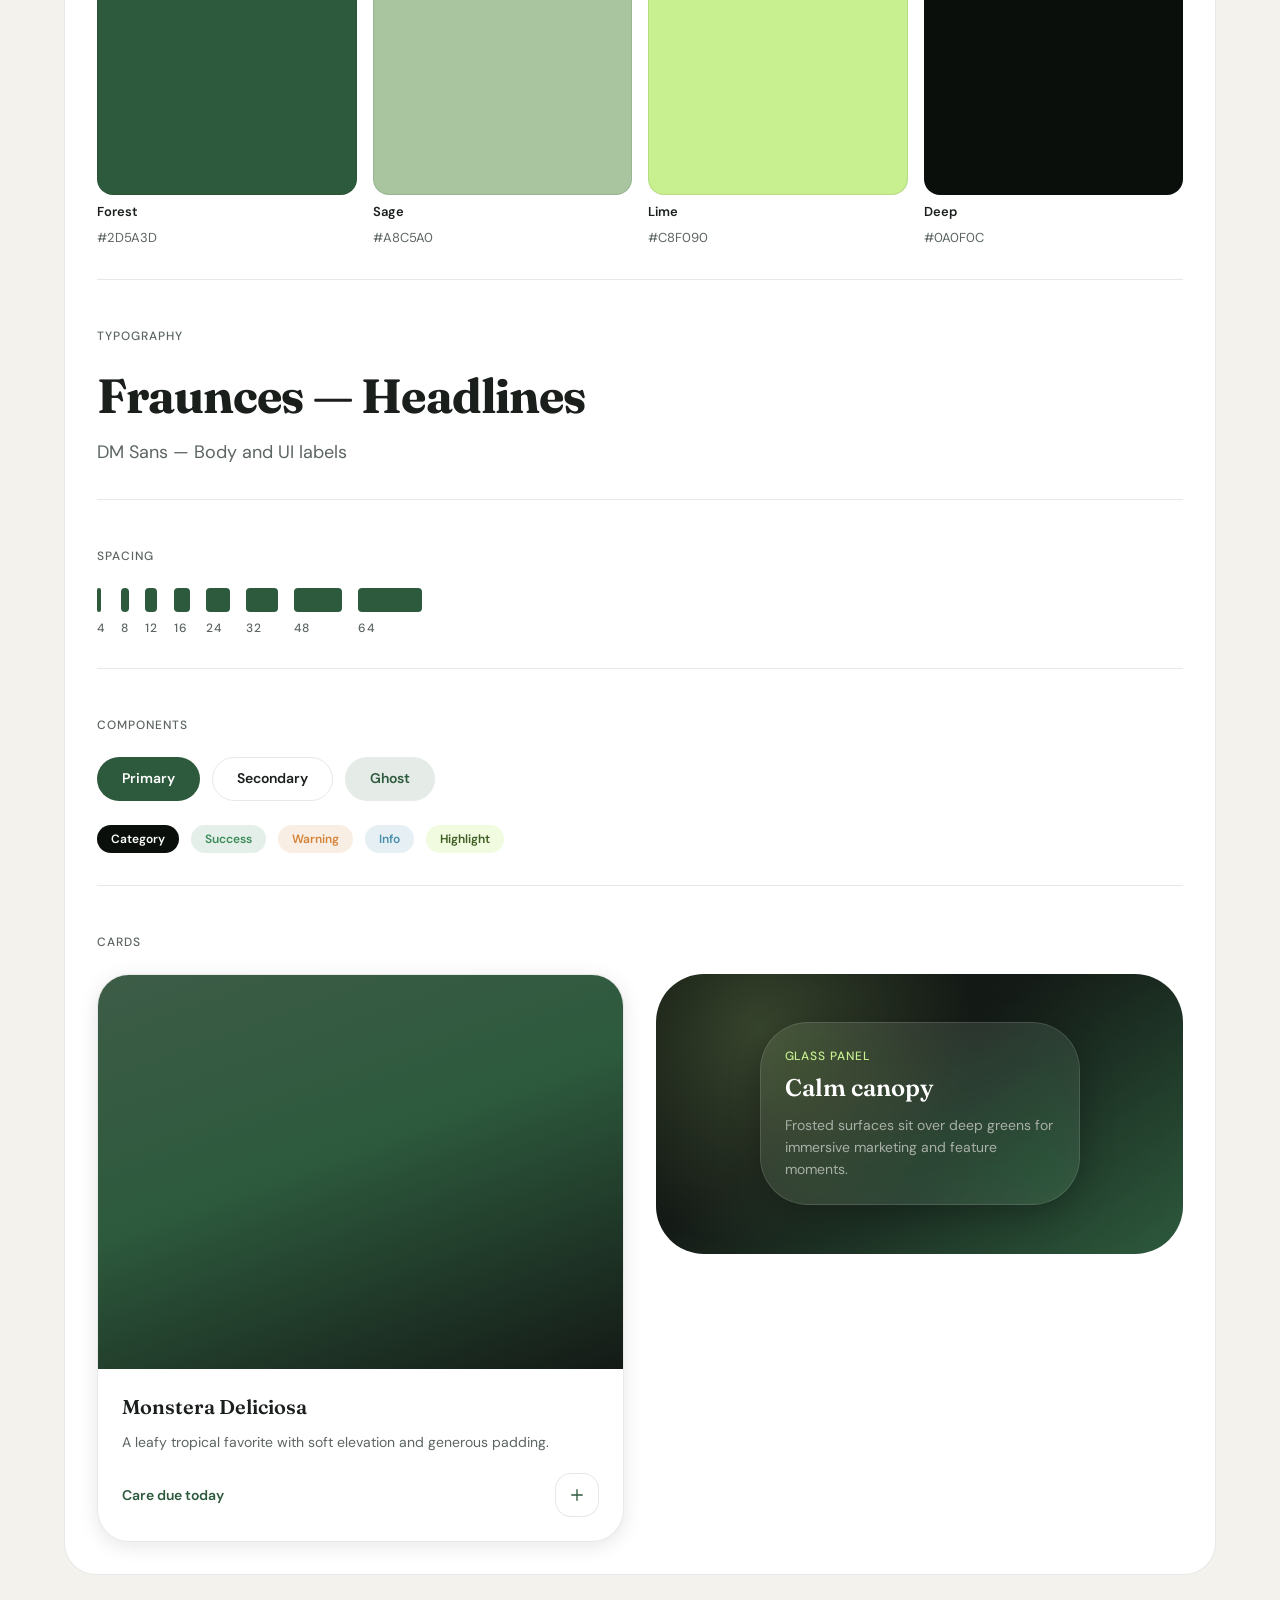
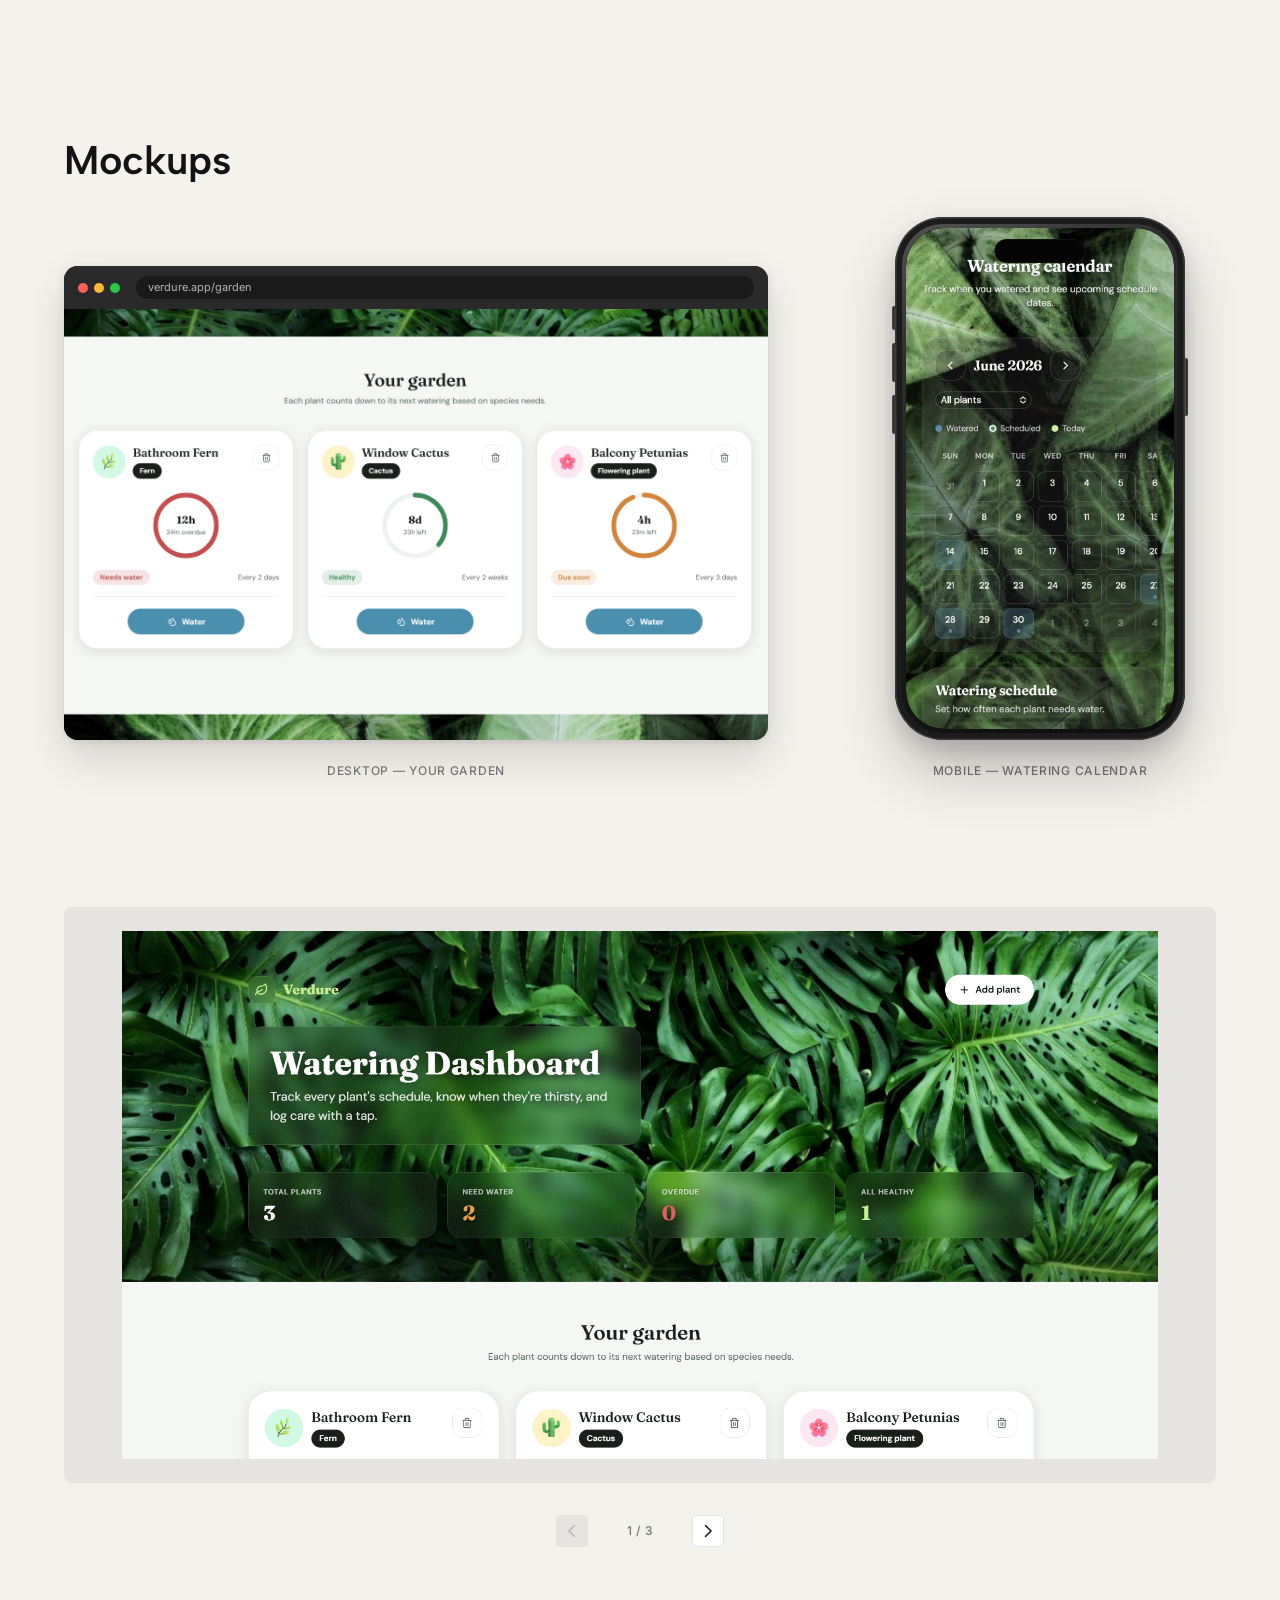
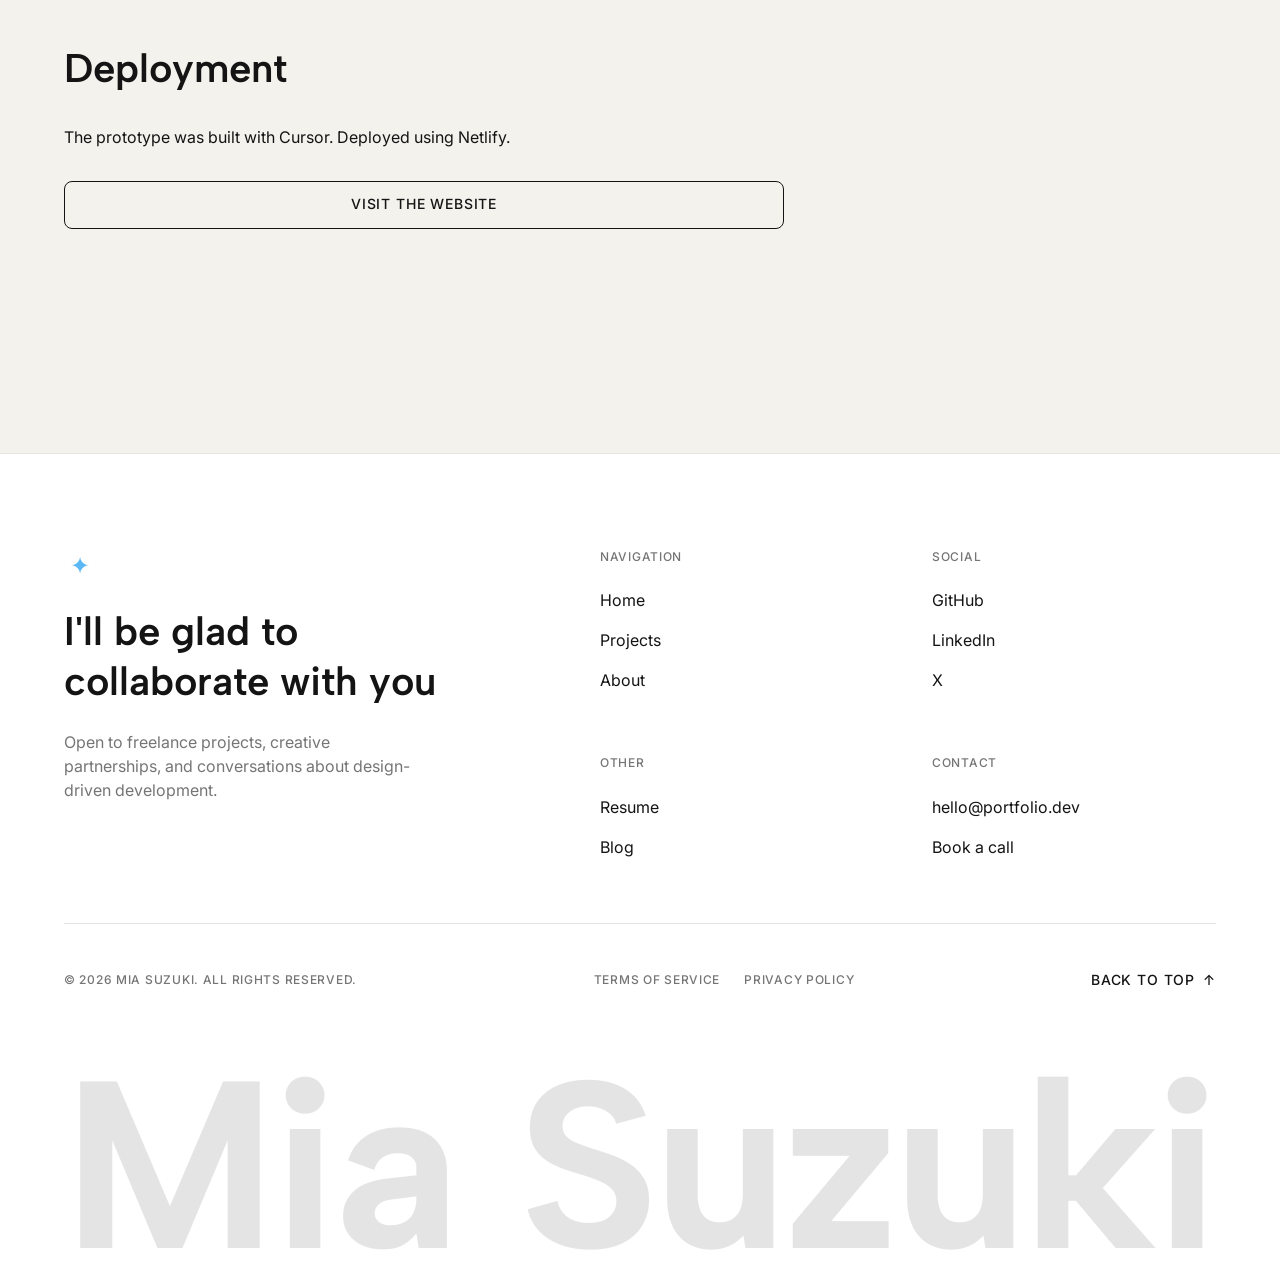
<file: projects/verdure-plant-watering-app.html>
<!DOCTYPE html>
<html lang="en" id="top">
<head>
  <meta charset="UTF-8">
  <meta name="viewport" content="width=device-width, initial-scale=1.0">
  <meta name="description" content="Verdure — a plant watering app that helps users track care schedules and keep houseplants healthy.">
  <title>Verdure: Plant Watering App — Mia Suzuki</title>
  <link rel="preconnect" href="https://fonts.googleapis.com">
  <link rel="preconnect" href="https://fonts.gstatic.com" crossorigin>
  <link href="https://fonts.googleapis.com/css2?family=Albert+Sans:wght@400;500;600;700&family=DM+Sans:wght@400;500;600;700&family=Fraunces:opsz,wght@9..144,600;9..144,700&family=Inter:wght@400;500;600&display=swap" rel="stylesheet">
  <link rel="stylesheet" href="../css/tokens.css">
  <link rel="stylesheet" href="../css/styles.css">
  <link rel="stylesheet" href="../css/verdure-design-system.css?v=1">
</head>
<body>

  <header class="nav" role="banner">
    <div class="container nav__inner">
      <a href="../index.html" class="nav__wordmark">Mia Suzuki</a>
      <nav class="nav__links" aria-label="Primary">
        <span class="nav__indicator" aria-hidden="true"></span>
        <a href="../index.html" class="nav__link text-label">Home</a>
        <a href="../index.html#projects" class="nav__link text-label">Projects</a>
        <a href="../about.html" class="nav__link text-label">About</a>
        <a href="../contact.html" class="nav__link text-label">Contact</a>
      </nav>
      <div class="nav__actions">
        <a href="../contact.html" class="btn btn--outline">Get in touch</a>
      </div>
      <button class="nav__toggle" type="button" aria-expanded="false" aria-controls="nav-overlay" aria-label="Open menu">
        <span class="nav__toggle-icon" aria-hidden="true"><span></span><span></span></span>
      </button>
    </div>
  </header>

  <div class="nav-overlay" id="nav-overlay" aria-hidden="true">
    <div class="nav-overlay__header">
      <span class="nav-overlay__wordmark">Mia Suzuki</span>
      <button class="nav-overlay__close text-label" type="button" aria-label="Close menu">Close</button>
    </div>
    <nav class="nav-overlay__links" aria-label="Mobile">
      <a href="../index.html" class="nav-overlay__link">Home</a>
      <a href="../index.html#projects" class="nav-overlay__link">Projects</a>
      <a href="../about.html" class="nav-overlay__link">About</a>
      <a href="../contact.html" class="nav-overlay__link">Contact</a>
    </nav>
    <div class="nav-overlay__cta">
      <a href="../contact.html" class="btn btn--outline btn--lg">Get in touch</a>
    </div>
  </div>

  <main>
    <article class="project-page" aria-labelledby="project-heading">
      <div class="container">

        <a href="../index.html#projects" class="project-page__back text-label">
          <span aria-hidden="true">←</span> All projects
        </a>

        <header class="project-page__hero-block">
          <div class="project-page__hero-copy">
            <p class="text-caption">UX Design</p>
            <h1 class="project-page__title text-display" id="project-heading">Verdure</h1>
            <p class="project-page__subtitle text-body">
              A plant watering app that helps users track care schedules, monitor plant health, and build consistent routines for thriving houseplants.
            </p>
          <dl class="project-page__details">
            <div class="project-page__detail">
              <dt class="text-caption">Client</dt>
              <dd class="text-body">ARTGR 4840/5840</dd>
            </div>
            <div class="project-page__detail">
              <dt class="text-caption">Role</dt>
              <dd class="text-body">Designer, Developer</dd>
            </div>
            <div class="project-page__detail">
              <dt class="text-caption">Tools</dt>
              <dd class="text-body">Cursor · Netlify</dd>
            </div>
          </dl>
            <div class="project-page__hero-cta">
              <a href="https://coruscating-meerkat-706d10.netlify.app/" class="btn btn--primary btn--lg" target="_blank" rel="noopener noreferrer">View live site</a>
            </div>
          </div>

          <div class="project-page__hero-media">
            <img
              class="project-page__hero-image"
              src="../verdure-plant-watering-app/images/hero-laptop.png"
              alt="Laptop on a mossy rock showing the Verdure watering calendar against a sage green background"
              width="1536"
              height="1024"
            >
          </div>
        </header>

        <div class="project-page__body">

          <div class="project-page__intro">
            <p class="text-body">
              Verdure was created for plant owners who love their greenery but struggle to remember watering schedules. The app combines gentle reminders with a visual plant library and care history.
            </p>
            <section class="project-page__section" aria-labelledby="challenge-heading">
              <h2 class="text-h2" id="challenge-heading">Challenge</h2>
              <p class="text-body">
                Plant care apps often feel clinical or overwhelming. Users needed a calm, encouraging experience that adapts to different plant types without requiring expert knowledge upfront.
              </p>
            </section>
          </div>

          <section class="project-page__section project-page__section--open" aria-labelledby="process-heading">
            <h2 class="text-h2" id="process-heading">Process</h2>
            <div class="project-page__process" data-process-tabs>
              <div class="project-page__process-nav">
                <button type="button" class="project-page__process-arrow" data-process-prev aria-label="Previous process phase">
                  <svg class="project-page__process-chevron" width="20" height="20" viewBox="0 0 20 20" fill="none" aria-hidden="true">
                    <path d="M12.5 4.5L7 10l5.5 5.5" stroke="currentColor" stroke-width="1.5" stroke-linecap="round" stroke-linejoin="round"/>
                  </svg>
                </button>
                <div class="project-page__process-main">
                <div class="project-page__stepper project-page__stepper--three" role="tablist" aria-label="Design process phases">
                  <button type="button" class="project-page__step project-page__step--active" role="tab" id="process-tab-ideate" aria-selected="true" aria-controls="process-panel-ideate" tabindex="0">
                    <span class="project-page__step-num" aria-hidden="true">1</span>
                    <span class="text-caption">Ideate</span>
                  </button>
                  <button type="button" class="project-page__step" role="tab" id="process-tab-design-system" aria-selected="false" aria-controls="process-panel-design-system" tabindex="-1">
                    <span class="project-page__step-num" aria-hidden="true">2</span>
                    <span class="text-caption">Design System</span>
                  </button>
                  <button type="button" class="project-page__step" role="tab" id="process-tab-prototyping" aria-selected="false" aria-controls="process-panel-prototyping" tabindex="-1">
                    <span class="project-page__step-num" aria-hidden="true">3</span>
                    <span class="text-caption">Prototyping</span>
                  </button>
                </div>
              <div class="project-page__process-panels project-page__process-panels--three">
                <div class="project-page__process-panel" role="tabpanel" id="process-panel-ideate" aria-labelledby="process-tab-ideate" data-process-index="0">
                  <p class="text-caption">Ideate</p>
                  <p class="text-body">Trying different variations and fine-tuning the styles for the project.</p>
                </div>
                <div class="project-page__process-panel" role="tabpanel" id="process-panel-design-system" aria-labelledby="process-tab-design-system" data-process-index="1" hidden>
                  <p class="text-caption">Design System</p>
                  <p class="text-body">Defined colors, typography, and reusable UI components for a consistent interface.</p>
                </div>
                <div class="project-page__process-panel" role="tabpanel" id="process-panel-prototyping" aria-labelledby="process-tab-prototyping" data-process-index="2" hidden>
                  <p class="text-caption">Prototyping</p>
                  <p class="text-body">Created a usable prototype using Cursor. App hosting was done with Netlify.</p>
                </div>
              </div>
                </div>
                <button type="button" class="project-page__process-arrow" data-process-next aria-label="Next process phase">
                  <svg class="project-page__process-chevron" width="20" height="20" viewBox="0 0 20 20" fill="none" aria-hidden="true">
                    <path d="M7.5 4.5L13 10l-5.5 5.5" stroke="currentColor" stroke-width="1.5" stroke-linecap="round" stroke-linejoin="round"/>
                  </svg>
                </button>
              </div>
            </div>
          </section>

          <section class="project-page__section" aria-labelledby="visual-style-heading">
            <h2 class="text-h2" id="visual-style-heading">Visual Style Development</h2>
            <p class="text-caption">Moodboard</p>
            <img
              class="project-page__moodboard"
              src="../verdure-plant-watering-app/images/moodboard.png"
              alt="Verdure moodboard with nature-inspired glassmorphism UI references"
              width="1277"
              height="752"
            >
          </section>

          <section class="project-page__section" aria-labelledby="wireframes-heading">
            <h2 class="text-h2" id="wireframes-heading">Style Ideation</h2>
            <p class="text-body">Fine-tuning visual styles.</p>
            <div class="project-page__carousel" data-carousel aria-roledescription="carousel" aria-label="Verdure style ideation screens">
              <div class="project-page__carousel-viewport">
                <ul class="project-page__carousel-track">
                  <li class="project-page__carousel-slide is-active" data-carousel-slide>
                    <button type="button" class="project-page__carousel-zoom" data-lightbox-trigger aria-label="Enlarge watering dashboard screen">
                      <img
                        src="../verdure-plant-watering-app/images/ux/01-dashboard.png"
                        alt="Verdure watering dashboard with glass hero panel and plant stats"
                        width="1391"
                        height="778"
                      >
                    </button>
                  </li>
                  <li class="project-page__carousel-slide" data-carousel-slide hidden>
                    <button type="button" class="project-page__carousel-zoom" data-lightbox-trigger aria-label="Enlarge glass watering calendar screen">
                      <img
                        src="../verdure-plant-watering-app/images/ux/02-calendar-glass.png"
                        alt="Verdure glassmorphism watering calendar over botanical background"
                        width="1387"
                        height="780"
                      >
                    </button>
                  </li>
                  <li class="project-page__carousel-slide" data-carousel-slide hidden>
                    <button type="button" class="project-page__carousel-zoom" data-lightbox-trigger aria-label="Enlarge light watering calendar screen">
                      <img
                        src="../verdure-plant-watering-app/images/ux/03-calendar-light.png"
                        alt="Verdure light-mode watering calendar with watered and scheduled statuses"
                        width="1388"
                        height="780"
                      >
                    </button>
                  </li>
                </ul>
              </div>
              <div class="project-page__carousel-controls">
                <button type="button" class="project-page__carousel-arrow" data-carousel-prev aria-label="Previous screen">
                  <svg width="20" height="20" viewBox="0 0 20 20" fill="none" aria-hidden="true">
                    <path d="M12.5 4.5L7 10l5.5 5.5" stroke="currentColor" stroke-width="1.5" stroke-linecap="round" stroke-linejoin="round"/>
                  </svg>
                </button>
                <p class="project-page__carousel-status text-caption" data-carousel-status aria-live="polite">1 / 3</p>
                <button type="button" class="project-page__carousel-arrow" data-carousel-next aria-label="Next screen">
                  <svg width="20" height="20" viewBox="0 0 20 20" fill="none" aria-hidden="true">
                    <path d="M7.5 4.5L13 10l-5.5 5.5" stroke="currentColor" stroke-width="1.5" stroke-linecap="round" stroke-linejoin="round"/>
                  </svg>
                </button>
              </div>
            </div>
          </section>

          <section class="project-page__section project-page__section--open" aria-labelledby="style-guide-heading">
            <h2 class="text-h2" id="style-guide-heading">Design System / Style Guide</h2>
            <div class="ver-ds" aria-label="Verdure design system guide">

              <div class="ver-ds__block">
                <p class="ver-ds__label">Colors</p>
                <div class="ver-ds__swatches">
                  <div class="ver-ds__swatch">
                    <span class="ver-ds__swatch-chip" style="background-color: #F4F7F4;"></span>
                    <p class="ver-ds__swatch-name">Mist</p>
                    <p class="ver-ds__swatch-hex">#F4F7F4</p>
                  </div>
                  <div class="ver-ds__swatch">
                    <span class="ver-ds__swatch-chip" style="background-color: #FFFFFF;"></span>
                    <p class="ver-ds__swatch-name">White</p>
                    <p class="ver-ds__swatch-hex">#FFFFFF</p>
                  </div>
                  <div class="ver-ds__swatch">
                    <span class="ver-ds__swatch-chip" style="background-color: #1A1F1C;"></span>
                    <p class="ver-ds__swatch-name">Charcoal</p>
                    <p class="ver-ds__swatch-hex">#1A1F1C</p>
                  </div>
                  <div class="ver-ds__swatch">
                    <span class="ver-ds__swatch-chip" style="background-color: #5C6560;"></span>
                    <p class="ver-ds__swatch-name">Stone</p>
                    <p class="ver-ds__swatch-hex">#5C6560</p>
                  </div>
                  <div class="ver-ds__swatch">
                    <span class="ver-ds__swatch-chip" style="background-color: #2D5A3D;"></span>
                    <p class="ver-ds__swatch-name">Forest</p>
                    <p class="ver-ds__swatch-hex">#2D5A3D</p>
                  </div>
                  <div class="ver-ds__swatch">
                    <span class="ver-ds__swatch-chip" style="background-color: #A8C5A0;"></span>
                    <p class="ver-ds__swatch-name">Sage</p>
                    <p class="ver-ds__swatch-hex">#A8C5A0</p>
                  </div>
                  <div class="ver-ds__swatch">
                    <span class="ver-ds__swatch-chip" style="background-color: #C8F090;"></span>
                    <p class="ver-ds__swatch-name">Lime</p>
                    <p class="ver-ds__swatch-hex">#C8F090</p>
                  </div>
                  <div class="ver-ds__swatch">
                    <span class="ver-ds__swatch-chip" style="background-color: #0A0F0C;"></span>
                    <p class="ver-ds__swatch-name">Deep</p>
                    <p class="ver-ds__swatch-hex">#0A0F0C</p>
                  </div>
                </div>
              </div>

              <div class="ver-ds__block">
                <p class="ver-ds__label">Typography</p>
                <div class="ver-ds__type-stack">
                  <p class="ver-ds__type-display">Fraunces — Headlines</p>
                  <p class="ver-ds__type-body">DM Sans — Body and UI labels</p>
                </div>
              </div>

              <div class="ver-ds__block">
                <p class="ver-ds__label">Spacing</p>
                <div class="ver-ds__spacing">
                  <div class="ver-ds__space-item">
                    <span class="ver-ds__space-bar" style="width: 4px;"></span>
                    <p class="ver-ds__label">4</p>
                  </div>
                  <div class="ver-ds__space-item">
                    <span class="ver-ds__space-bar" style="width: 8px;"></span>
                    <p class="ver-ds__label">8</p>
                  </div>
                  <div class="ver-ds__space-item">
                    <span class="ver-ds__space-bar" style="width: 12px;"></span>
                    <p class="ver-ds__label">12</p>
                  </div>
                  <div class="ver-ds__space-item">
                    <span class="ver-ds__space-bar" style="width: 16px;"></span>
                    <p class="ver-ds__label">16</p>
                  </div>
                  <div class="ver-ds__space-item">
                    <span class="ver-ds__space-bar" style="width: 24px;"></span>
                    <p class="ver-ds__label">24</p>
                  </div>
                  <div class="ver-ds__space-item">
                    <span class="ver-ds__space-bar" style="width: 32px;"></span>
                    <p class="ver-ds__label">32</p>
                  </div>
                  <div class="ver-ds__space-item">
                    <span class="ver-ds__space-bar" style="width: 48px;"></span>
                    <p class="ver-ds__label">48</p>
                  </div>
                  <div class="ver-ds__space-item">
                    <span class="ver-ds__space-bar" style="width: 64px;"></span>
                    <p class="ver-ds__label">64</p>
                  </div>
                </div>
              </div>

              <div class="ver-ds__block">
                <p class="ver-ds__label">Components</p>
                <div class="ver-ds__controls">
                  <span class="ver-ds__btn ver-ds__btn--primary">Primary</span>
                  <span class="ver-ds__btn ver-ds__btn--secondary">Secondary</span>
                  <span class="ver-ds__btn ver-ds__btn--ghost">Ghost</span>
                </div>
                <div class="ver-ds__pills">
                  <span class="ver-ds__tag ver-ds__tag--category">Category</span>
                  <span class="ver-ds__tag ver-ds__tag--success">Success</span>
                  <span class="ver-ds__tag ver-ds__tag--warning">Warning</span>
                  <span class="ver-ds__tag ver-ds__tag--info">Info</span>
                  <span class="ver-ds__tag ver-ds__tag--lime">Highlight</span>
                </div>
              </div>

              <div class="ver-ds__block">
                <p class="ver-ds__label">Cards</p>
                <div class="ver-ds__cards">
                  <article class="ver-ds__solid-card">
                    <span class="ver-ds__solid-card-media" aria-hidden="true"></span>
                    <div class="ver-ds__solid-card-body">
                      <h4 class="ver-ds__solid-card-title">Monstera Deliciosa</h4>
                      <p class="ver-ds__solid-card-desc">A leafy tropical favorite with soft elevation and generous padding.</p>
                      <div class="ver-ds__solid-card-footer">
                        <p class="ver-ds__solid-card-meta">Care due today</p>
                        <span class="ver-ds__icon-btn" aria-hidden="true">
                          <svg width="18" height="18" viewBox="0 0 24 24" fill="none">
                            <path d="M12 5v14M5 12h14" stroke="currentColor" stroke-width="1.8" stroke-linecap="round"/>
                          </svg>
                        </span>
                      </div>
                    </div>
                  </article>

                  <div class="ver-ds__glass-stage">
                    <article class="ver-ds__glass-card">
                      <p class="ver-ds__glass-card-eyebrow">Glass panel</p>
                      <h4 class="ver-ds__glass-card-title">Calm canopy</h4>
                      <p class="ver-ds__glass-card-body">Frosted surfaces sit over deep greens for immersive marketing and feature moments.</p>
                    </article>
                  </div>
                </div>
              </div>

            </div>
          </section>


          <section class="project-page__section" aria-labelledby="gallery-heading">
            <h2 class="text-h2" id="gallery-heading">Mockups</h2>
            <div class="project-page__mockups">
              <figure class="device-mockup device-mockup--desktop">
                <button type="button" class="device-mockup__trigger" data-lightbox-trigger aria-label="Enlarge desktop garden mockup">
                  <span class="device-mockup__browser" aria-hidden="true">
                    <span class="device-mockup__dots">
                      <span></span><span></span><span></span>
                    </span>
                    <span class="device-mockup__url">verdure.app/garden</span>
                  </span>
                  <span class="device-mockup__screen">
                    <img
                      src="../verdure-plant-watering-app/images/mockups/desktop-garden.png"
                      alt="Desktop Your garden screen with plant care countdown cards"
                      width="1506"
                      height="922"
                    >
                  </span>
                </button>
                <figcaption class="text-caption">Desktop — Your garden</figcaption>
              </figure>

              <figure class="device-mockup device-mockup--mobile">
                <button type="button" class="device-mockup__trigger" data-lightbox-trigger aria-label="Enlarge mobile watering calendar mockup">
                  <span class="device-mockup__phone" aria-hidden="true">
                    <span class="device-mockup__btn device-mockup__btn--silent"></span>
                    <span class="device-mockup__btn device-mockup__btn--volume-up"></span>
                    <span class="device-mockup__btn device-mockup__btn--volume-down"></span>
                    <span class="device-mockup__btn device-mockup__btn--power"></span>
                    <span class="device-mockup__bezel">
                      <span class="device-mockup__island"></span>
                      <span class="device-mockup__screen device-mockup__screen--match-prep">
                        <img
                          src="../verdure-plant-watering-app/images/mockups/mobile-calendar.png"
                          alt="Mobile watering calendar and schedule screen"
                          width="401"
                          height="1024"
                        >
                      </span>
                      <span class="device-mockup__home"></span>
                    </span>
                  </span>
                </button>
                <figcaption class="text-caption">Mobile — Watering calendar</figcaption>
              </figure>
            </div>

            <div class="project-page__carousel" data-carousel aria-roledescription="carousel" aria-label="Verdure prototype screens">
              <div class="project-page__carousel-viewport">
                <ul class="project-page__carousel-track">
                  <li class="project-page__carousel-slide is-active" data-carousel-slide>
                    <button type="button" class="project-page__carousel-zoom" data-lightbox-trigger aria-label="Enlarge watering dashboard screen">
                      <img
                        src="../verdure-plant-watering-app/images/screens/01-dashboard.png"
                        alt="Verdure watering dashboard with glass hero panel and plant stats"
                        width="1898"
                        height="968"
                      >
                    </button>
                  </li>
                  <li class="project-page__carousel-slide" data-carousel-slide hidden>
                    <button type="button" class="project-page__carousel-zoom" data-lightbox-trigger aria-label="Enlarge your garden screen">
                      <img
                        src="../verdure-plant-watering-app/images/screens/02-garden.png"
                        alt="Your garden plant cards with watering countdown timers"
                        width="1902"
                        height="963"
                      >
                    </button>
                  </li>
                  <li class="project-page__carousel-slide" data-carousel-slide hidden>
                    <button type="button" class="project-page__carousel-zoom" data-lightbox-trigger aria-label="Enlarge watering calendar screen">
                      <img
                        src="../verdure-plant-watering-app/images/screens/03-calendar.png"
                        alt="Watering calendar and schedule panels over botanical background"
                        width="1897"
                        height="967"
                      >
                    </button>
                  </li>
                </ul>
              </div>
              <div class="project-page__carousel-controls">
                <button type="button" class="project-page__carousel-arrow" data-carousel-prev aria-label="Previous screen">
                  <svg width="20" height="20" viewBox="0 0 20 20" fill="none" aria-hidden="true">
                    <path d="M12.5 4.5L7 10l5.5 5.5" stroke="currentColor" stroke-width="1.5" stroke-linecap="round" stroke-linejoin="round"/>
                  </svg>
                </button>
                <p class="project-page__carousel-status text-caption" data-carousel-status aria-live="polite">1 / 3</p>
                <button type="button" class="project-page__carousel-arrow" data-carousel-next aria-label="Next screen">
                  <svg width="20" height="20" viewBox="0 0 20 20" fill="none" aria-hidden="true">
                    <path d="M7.5 4.5L13 10l-5.5 5.5" stroke="currentColor" stroke-width="1.5" stroke-linecap="round" stroke-linejoin="round"/>
                  </svg>
                </button>
              </div>
            </div>
          </section>

          <section class="project-page__deploy" aria-labelledby="deployment-heading">
            <h2 class="text-h2" id="deployment-heading">Deployment</h2>
            <p class="text-body">The prototype was built with Cursor. Deployed using Netlify.</p>
            <a href="https://coruscating-meerkat-706d10.netlify.app/" class="btn btn--outline" target="_blank" rel="noopener noreferrer">Visit the website</a>
          </section>

        </div>
      </div>
    </article>
  </main>

  <footer class="footer" role="contentinfo">
    <div class="footer__card">
      <div class="footer__main">
        <div class="footer__cta">
          <span class="footer__cta-icon" aria-hidden="true">✦</span>
          <h2 class="footer__cta-headline text-h2">I'll be glad to collaborate with you</h2>
          <p class="footer__cta-text text-body">Open to freelance projects, creative partnerships, and conversations about design-driven development.</p>
        </div>
        <div class="footer__columns">
          <div class="footer__column">
            <h3 class="footer__column-title text-caption">Navigation</h3>
            <ul class="footer__column-links">
              <li><a href="../index.html" class="footer__column-link">Home</a></li>
              <li><a href="../index.html#projects" class="footer__column-link">Projects</a></li>
              <li><a href="../about.html" class="footer__column-link">About</a></li>
            </ul>
          </div>
          <div class="footer__column">
            <h3 class="footer__column-title text-caption">Social</h3>
            <ul class="footer__column-links">
              <li><a href="#" class="footer__column-link">GitHub</a></li>
              <li><a href="#" class="footer__column-link">LinkedIn</a></li>
              <li><a href="#" class="footer__column-link">X</a></li>
            </ul>
          </div>
          <div class="footer__column">
            <h3 class="footer__column-title text-caption">Other</h3>
            <ul class="footer__column-links">
              <li><a href="#" class="footer__column-link">Resume</a></li>
              <li><a href="#" class="footer__column-link">Blog</a></li>
            </ul>
          </div>
          <div class="footer__column">
            <h3 class="footer__column-title text-caption">Contact</h3>
            <ul class="footer__column-links">
              <li><a href="mailto:hello@portfolio.dev" class="footer__column-link">hello@portfolio.dev</a></li>
              <li><a href="../contact.html" class="footer__column-link">Book a call</a></li>
            </ul>
          </div>
        </div>
      </div>
      <div class="footer__bar">
        <p class="text-caption">© 2026 Mia Suzuki. All rights reserved.</p>
        <div class="footer__legal">
          <a href="#" class="footer__legal-link text-caption">Terms of Service</a>
          <a href="#" class="footer__legal-link text-caption">Privacy Policy</a>
        </div>
        <a href="#top" class="footer__back-top text-label" id="back-to-top">Back to top <span aria-hidden="true">↑</span></a>
      </div>
      <p class="footer__watermark" aria-hidden="true">Mia Suzuki</p>
    </div>
  </footer>

  <script src="../js/main.js"></script>
</body>
</html>
</file>
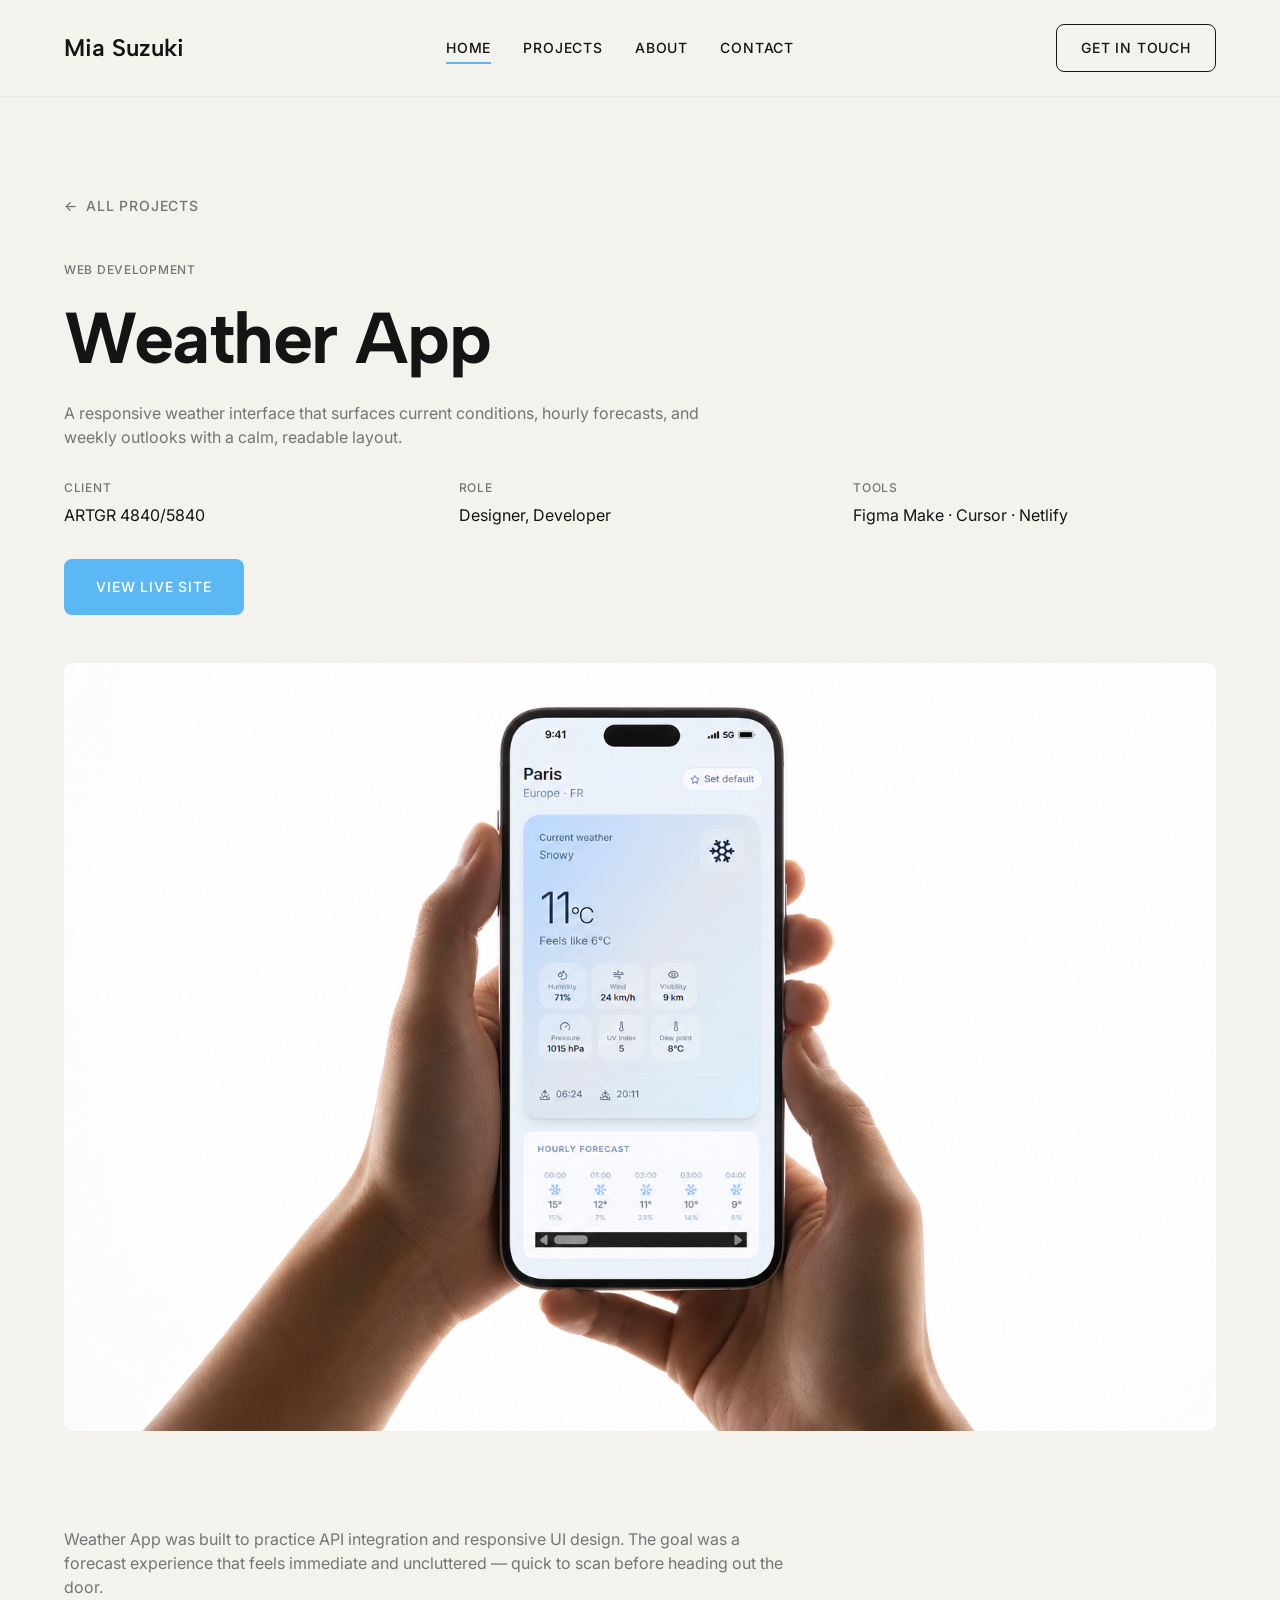
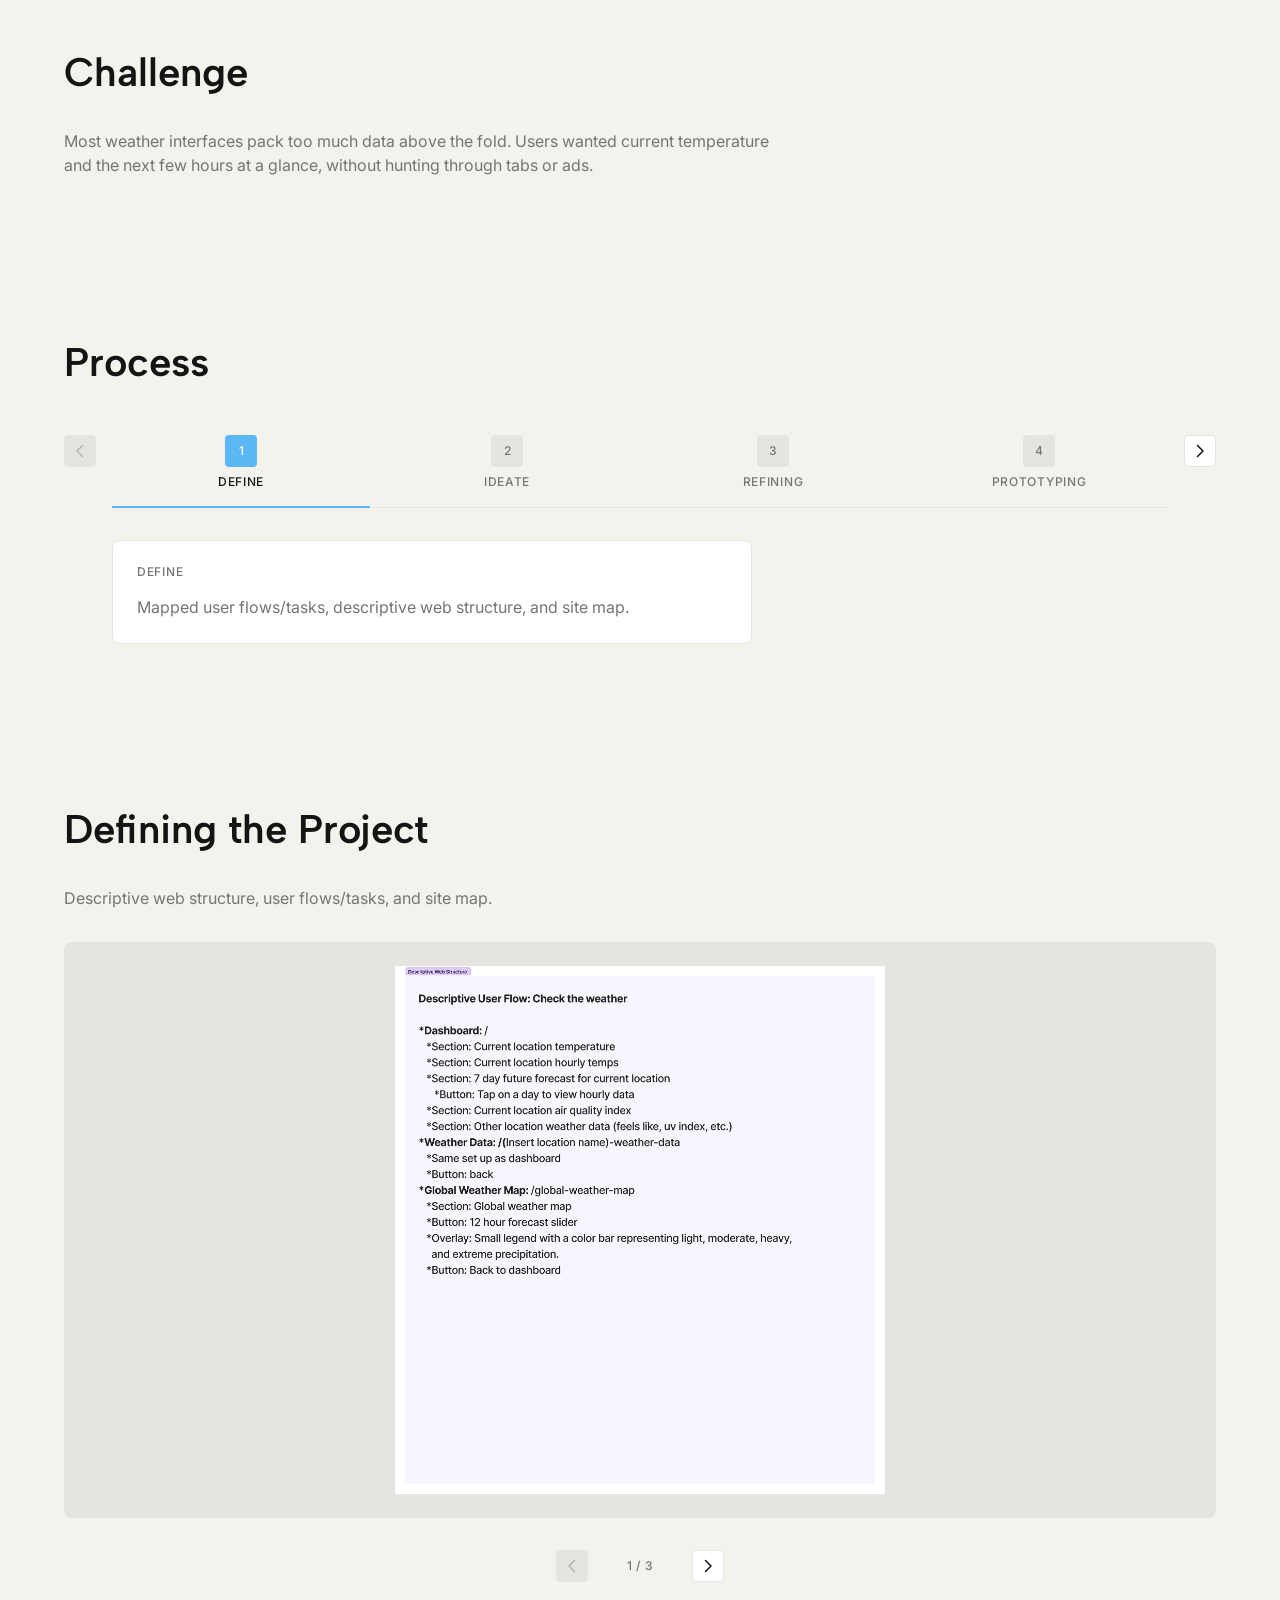
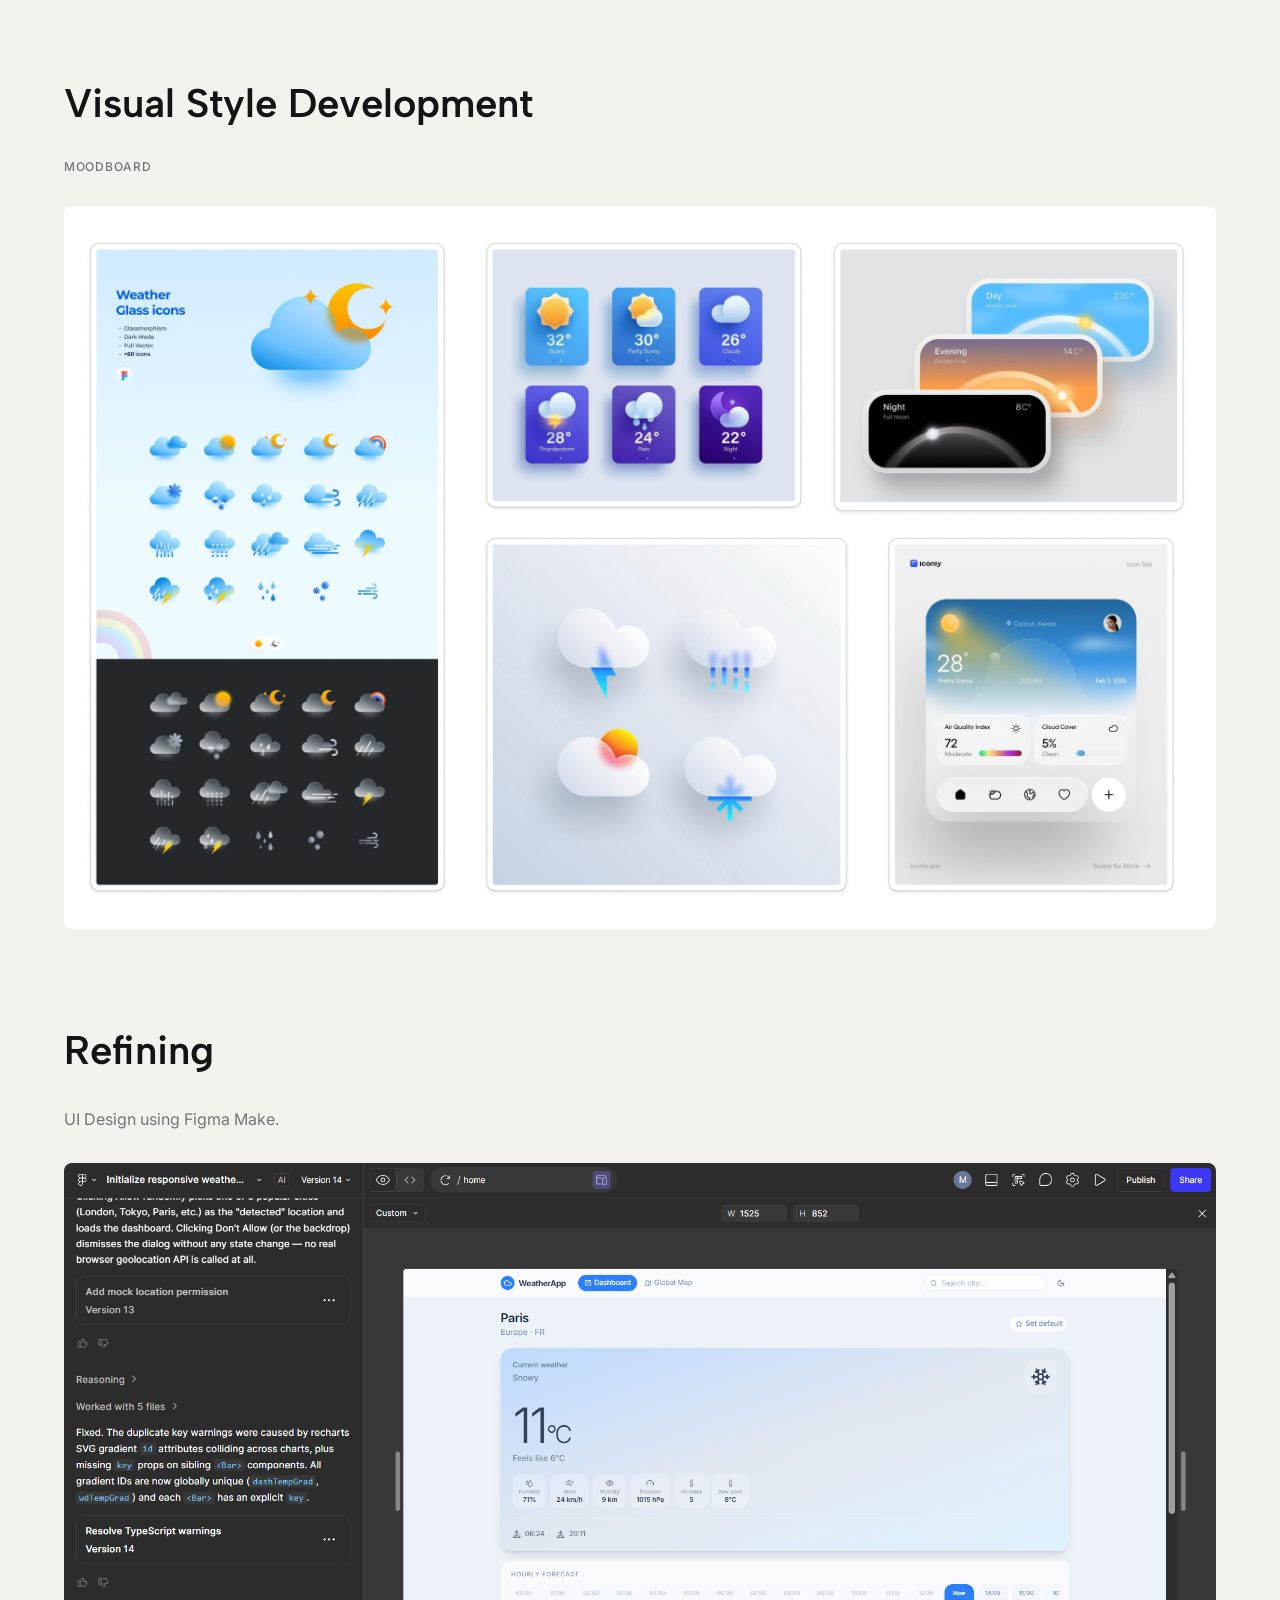
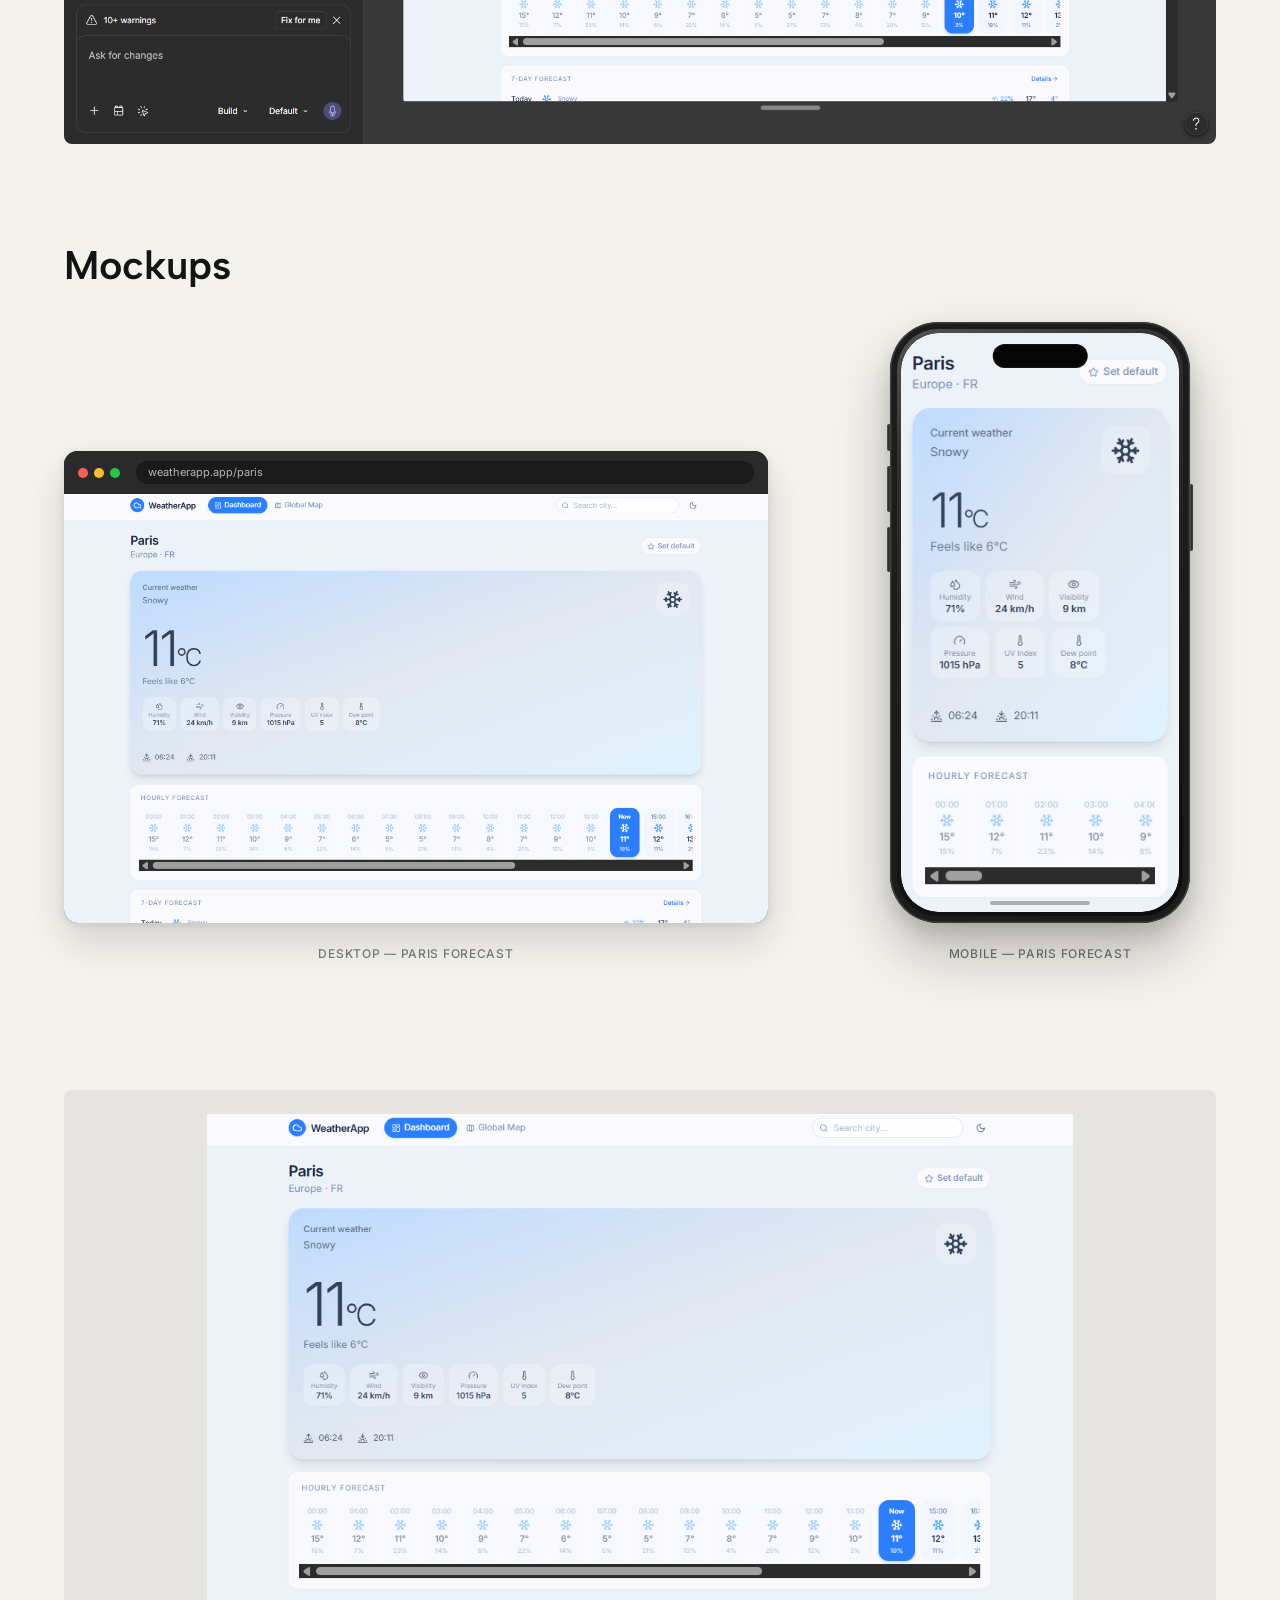
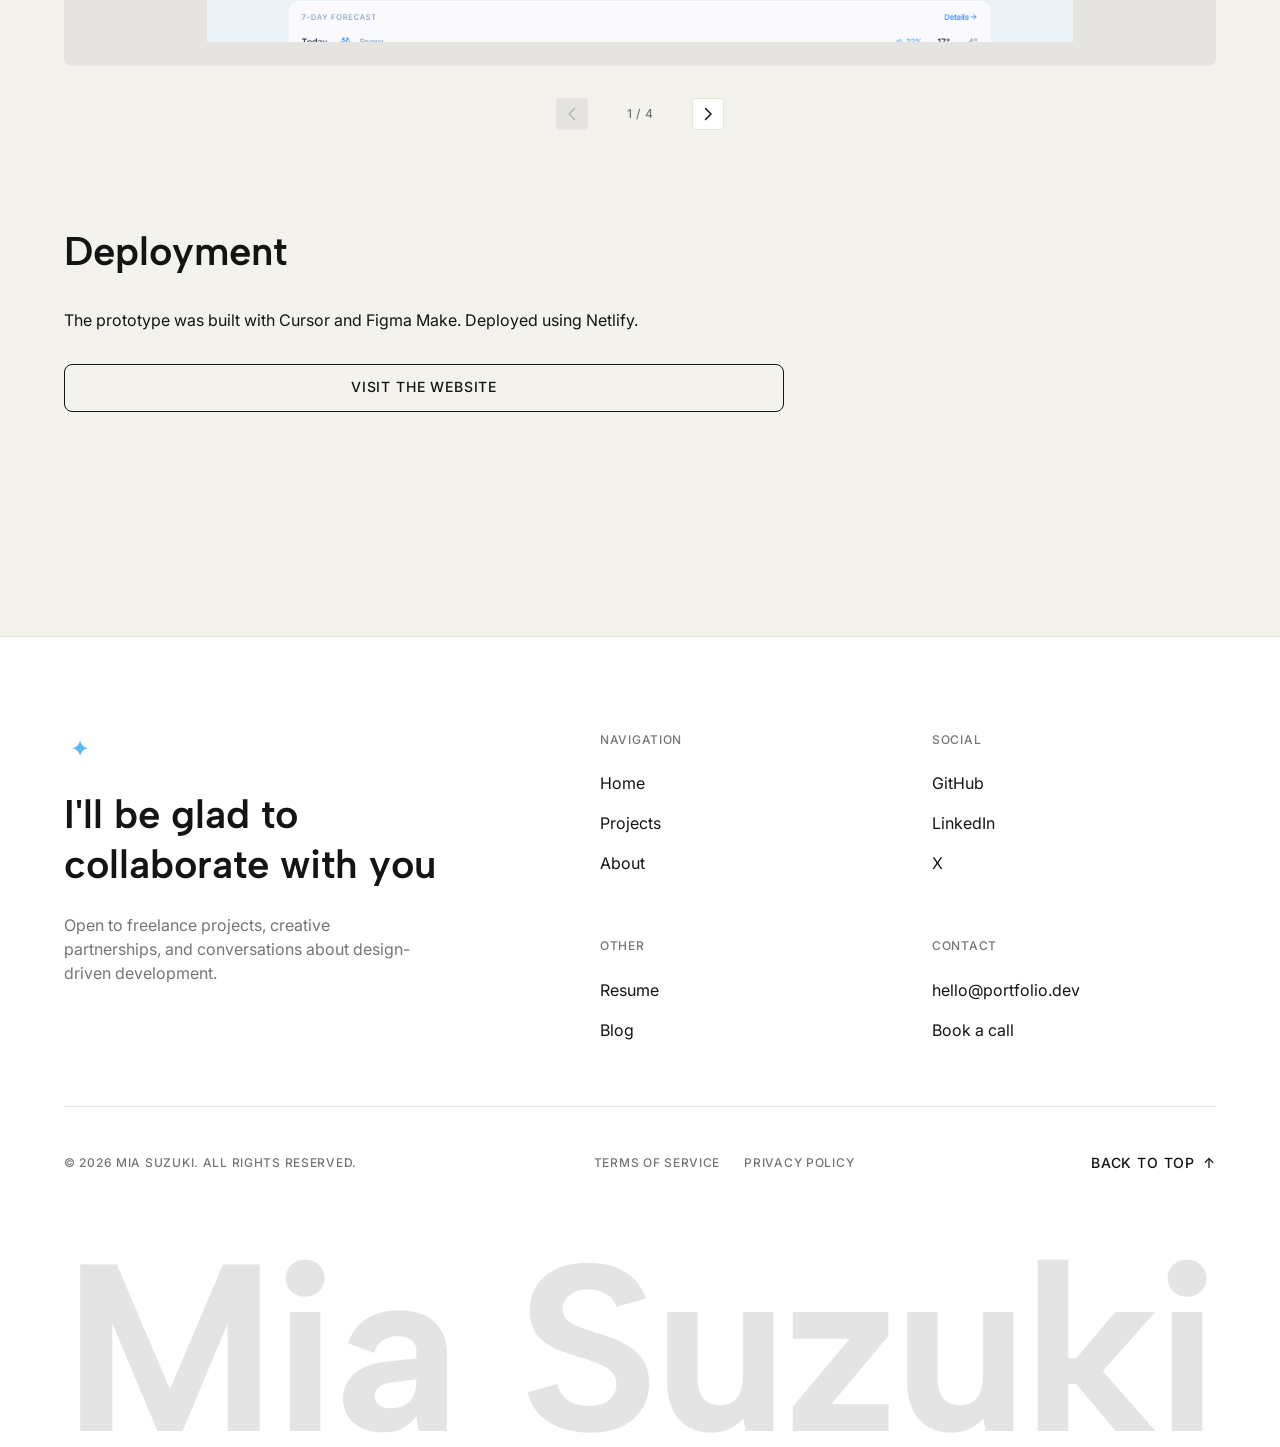
<file: projects/weather-app.html>
<!DOCTYPE html>
<html lang="en" id="top">
<head>
  <meta charset="UTF-8">
  <meta name="viewport" content="width=device-width, initial-scale=1.0">
  <meta name="description" content="Weather App — a clean, responsive forecast interface with location search and hourly conditions.">
  <title>Weather App — Mia Suzuki</title>
  <link rel="preconnect" href="https://fonts.googleapis.com">
  <link rel="preconnect" href="https://fonts.gstatic.com" crossorigin>
  <link href="https://fonts.googleapis.com/css2?family=Albert+Sans:wght@400;500;600;700&family=Inter:wght@400;500;600&display=swap" rel="stylesheet">
  <link rel="stylesheet" href="../css/tokens.css">
  <link rel="stylesheet" href="../css/styles.css">
</head>
<body>

  <header class="nav" role="banner">
    <div class="container nav__inner">
      <a href="../index.html" class="nav__wordmark">Mia Suzuki</a>
      <nav class="nav__links" aria-label="Primary">
        <span class="nav__indicator" aria-hidden="true"></span>
        <a href="../index.html" class="nav__link text-label">Home</a>
        <a href="../index.html#projects" class="nav__link text-label">Projects</a>
        <a href="../about.html" class="nav__link text-label">About</a>
        <a href="../contact.html" class="nav__link text-label">Contact</a>
      </nav>
      <div class="nav__actions">
        <a href="../contact.html" class="btn btn--outline">Get in touch</a>
      </div>
      <button class="nav__toggle" type="button" aria-expanded="false" aria-controls="nav-overlay" aria-label="Open menu">
        <span class="nav__toggle-icon" aria-hidden="true"><span></span><span></span></span>
      </button>
    </div>
  </header>

  <div class="nav-overlay" id="nav-overlay" aria-hidden="true">
    <div class="nav-overlay__header">
      <span class="nav-overlay__wordmark">Mia Suzuki</span>
      <button class="nav-overlay__close text-label" type="button" aria-label="Close menu">Close</button>
    </div>
    <nav class="nav-overlay__links" aria-label="Mobile">
      <a href="../index.html" class="nav-overlay__link">Home</a>
      <a href="../index.html#projects" class="nav-overlay__link">Projects</a>
      <a href="../about.html" class="nav-overlay__link">About</a>
      <a href="../contact.html" class="nav-overlay__link">Contact</a>
    </nav>
    <div class="nav-overlay__cta">
      <a href="../contact.html" class="btn btn--outline btn--lg">Get in touch</a>
    </div>
  </div>

  <main>
    <article class="project-page" aria-labelledby="project-heading">
      <div class="container">

        <a href="../index.html#projects" class="project-page__back text-label">
          <span aria-hidden="true">←</span> All projects
        </a>

        <header class="project-page__hero-block">
          <div class="project-page__hero-copy">
            <p class="text-caption">Web Development</p>
            <h1 class="project-page__title text-display" id="project-heading">Weather App</h1>
            <p class="project-page__subtitle text-body">
              A responsive weather interface that surfaces current conditions, hourly forecasts, and weekly outlooks with a calm, readable layout.
            </p>
          <dl class="project-page__details">
            <div class="project-page__detail">
              <dt class="text-caption">Client</dt>
              <dd class="text-body">ARTGR 4840/5840</dd>
            </div>
            <div class="project-page__detail">
              <dt class="text-caption">Role</dt>
              <dd class="text-body">Designer, Developer</dd>
            </div>
            <div class="project-page__detail">
              <dt class="text-caption">Tools</dt>
              <dd class="text-body">Figma Make · Cursor · Netlify</dd>
            </div>
          </dl>
            <div class="project-page__hero-cta">
              <a href="https://dashing-strudel-8799dd.netlify.app/" class="btn btn--primary btn--lg" target="_blank" rel="noopener noreferrer">View live site</a>
            </div>
          </div>

          <div class="project-page__hero-media">
            <img
              class="project-page__hero-image"
              src="../weather-app/images/hero-phone.png"
              alt="Hand holding a phone showing the Weather App Paris dashboard with current snowy conditions"
              width="1536"
              height="1024"
            >
          </div>
        </header>

        <div class="project-page__body">

          <div class="project-page__intro">
            <p class="text-body">
              Weather App was built to practice API integration and responsive UI design. The goal was a forecast experience that feels immediate and uncluttered — quick to scan before heading out the door.
            </p>
            <section class="project-page__section" aria-labelledby="challenge-heading">
              <h2 class="text-h2" id="challenge-heading">Challenge</h2>
              <p class="text-body">
                Most weather interfaces pack too much data above the fold. Users wanted current temperature and the next few hours at a glance, without hunting through tabs or ads.
              </p>
            </section>
          </div>

          <section class="project-page__section project-page__section--open" aria-labelledby="process-heading">
            <h2 class="text-h2" id="process-heading">Process</h2>
            <div class="project-page__process" data-process-tabs>
              <div class="project-page__process-nav">
                <button type="button" class="project-page__process-arrow" data-process-prev aria-label="Previous process phase">
                  <svg class="project-page__process-chevron" width="20" height="20" viewBox="0 0 20 20" fill="none" aria-hidden="true">
                    <path d="M12.5 4.5L7 10l5.5 5.5" stroke="currentColor" stroke-width="1.5" stroke-linecap="round" stroke-linejoin="round"/>
                  </svg>
                </button>
                <div class="project-page__process-main">
                <div class="project-page__stepper" role="tablist" aria-label="Design process phases">
                  <button type="button" class="project-page__step project-page__step--active" role="tab" id="process-tab-define" aria-selected="true" aria-controls="process-panel-define" tabindex="0">
                    <span class="project-page__step-num" aria-hidden="true">1</span>
                    <span class="text-caption">Define</span>
                  </button>
                  <button type="button" class="project-page__step" role="tab" id="process-tab-ideate" aria-selected="false" aria-controls="process-panel-ideate" tabindex="-1">
                    <span class="project-page__step-num" aria-hidden="true">2</span>
                    <span class="text-caption">Ideate</span>
                  </button>
                  <button type="button" class="project-page__step" role="tab" id="process-tab-refining" aria-selected="false" aria-controls="process-panel-refining" tabindex="-1">
                    <span class="project-page__step-num" aria-hidden="true">3</span>
                    <span class="text-caption">Refining</span>
                  </button>
                  <button type="button" class="project-page__step" role="tab" id="process-tab-prototyping" aria-selected="false" aria-controls="process-panel-prototyping" tabindex="-1">
                    <span class="project-page__step-num" aria-hidden="true">4</span>
                    <span class="text-caption">Prototyping</span>
                  </button>
                </div>
              <div class="project-page__process-panels">
                <div class="project-page__process-panel" role="tabpanel" id="process-panel-define" aria-labelledby="process-tab-define" data-process-index="0">
                  <p class="text-caption">Define</p>
                  <p class="text-body">Mapped user flows/tasks, descriptive web structure, and site map.</p>
                </div>
                <div class="project-page__process-panel" role="tabpanel" id="process-panel-ideate" aria-labelledby="process-tab-ideate" data-process-index="1" hidden>
                  <p class="text-caption">Ideate</p>
                  <p class="text-body">Gathered references for UI Design.</p>
                </div>
                <div class="project-page__process-panel" role="tabpanel" id="process-panel-refining" aria-labelledby="process-tab-refining" data-process-index="2" hidden>
                  <p class="text-caption">Refining</p>
                  <p class="text-body">Designed the UI of the app and prototyped the first userflow in Figma Make.</p>
                </div>
                <div class="project-page__process-panel" role="tabpanel" id="process-panel-prototyping" aria-labelledby="process-tab-prototyping" data-process-index="3" hidden>
                  <p class="text-caption">Prototyping</p>
                  <p class="text-body">Continued building a working prototype in Cursor connected to a weather API.</p>
                </div>
              </div>
                </div>
                <button type="button" class="project-page__process-arrow" data-process-next aria-label="Next process phase">
                  <svg class="project-page__process-chevron" width="20" height="20" viewBox="0 0 20 20" fill="none" aria-hidden="true">
                    <path d="M7.5 4.5L13 10l-5.5 5.5" stroke="currentColor" stroke-width="1.5" stroke-linecap="round" stroke-linejoin="round"/>
                  </svg>
                </button>
              </div>
            </div>
          </section>

          <section class="project-page__section" aria-labelledby="wireframes-heading">
            <h2 class="text-h2" id="wireframes-heading">Defining the Project</h2>
            <p class="text-body">Descriptive web structure, user flows/tasks, and site map.</p>
            <div class="project-page__carousel" data-carousel aria-roledescription="carousel" aria-label="Project definition diagrams">
              <div class="project-page__carousel-viewport">
                <ul class="project-page__carousel-track">
                  <li class="project-page__carousel-slide is-active" data-carousel-slide>
                    <button type="button" class="project-page__carousel-zoom" data-lightbox-trigger aria-label="Enlarge descriptive web structure diagram">
                      <img
                        src="../weather-app/images/ux/01-web-structure.png"
                        alt="Descriptive web structure outlining Dashboard, Weather Data, and Global Weather Map pages"
                        width="1536"
                        height="1024"
                      >
                    </button>
                  </li>
                  <li class="project-page__carousel-slide" data-carousel-slide hidden>
                    <button type="button" class="project-page__carousel-zoom" data-lightbox-trigger aria-label="Enlarge check the weather user flow">
                      <img
                        src="../weather-app/images/ux/02-flow-check-weather.png"
                        alt="User flow diagram for checking the weather via current location or search"
                        width="1536"
                        height="1024"
                      >
                    </button>
                  </li>
                  <li class="project-page__carousel-slide" data-carousel-slide hidden>
                    <button type="button" class="project-page__carousel-zoom" data-lightbox-trigger aria-label="Enlarge weather map user flow">
                      <img
                        src="../weather-app/images/ux/03-flow-weather-map.png"
                        alt="User flow diagram for using the precipitation weather map"
                        width="1536"
                        height="1024"
                      >
                    </button>
                  </li>
                </ul>
              </div>
              <div class="project-page__carousel-controls">
                <button type="button" class="project-page__carousel-arrow" data-carousel-prev aria-label="Previous diagram">
                  <svg width="20" height="20" viewBox="0 0 20 20" fill="none" aria-hidden="true">
                    <path d="M12.5 4.5L7 10l5.5 5.5" stroke="currentColor" stroke-width="1.5" stroke-linecap="round" stroke-linejoin="round"/>
                  </svg>
                </button>
                <p class="project-page__carousel-status text-caption" data-carousel-status aria-live="polite">1 / 3</p>
                <button type="button" class="project-page__carousel-arrow" data-carousel-next aria-label="Next diagram">
                  <svg width="20" height="20" viewBox="0 0 20 20" fill="none" aria-hidden="true">
                    <path d="M7.5 4.5L13 10l-5.5 5.5" stroke="currentColor" stroke-width="1.5" stroke-linecap="round" stroke-linejoin="round"/>
                  </svg>
                </button>
              </div>
            </div>
          </section>

          <section class="project-page__section" aria-labelledby="visual-style-heading">
            <h2 class="text-h2" id="visual-style-heading">Visual Style Development</h2>
            <p class="text-caption">Moodboard</p>
            <img
              class="project-page__moodboard"
              src="../weather-app/images/moodboard.png"
              alt="Weather app moodboard with glass weather icons, condition tiles, and mobile UI references"
              width="1238"
              height="777"
            >
          </section>

          <section class="project-page__section" aria-labelledby="refining-heading">
            <h2 class="text-h2" id="refining-heading">Refining</h2>
            <p class="text-body">UI Design using Figma Make.</p>
            <img
              class="project-page__sketch"
              src="../weather-app/images/refining.png"
              alt="WeatherApp Figma Make prototype showing Paris dashboard with current conditions and hourly forecast"
              width="1918"
              height="967"
            >
          </section>

          <section class="project-page__section" aria-labelledby="gallery-heading">
            <h2 class="text-h2" id="gallery-heading">Mockups</h2>
            <div class="project-page__mockups">
              <figure class="device-mockup device-mockup--desktop">
                <button type="button" class="device-mockup__trigger" data-lightbox-trigger aria-label="Enlarge desktop Paris weather mockup">
                  <span class="device-mockup__browser" aria-hidden="true">
                    <span class="device-mockup__dots">
                      <span></span><span></span><span></span>
                    </span>
                    <span class="device-mockup__url">weatherapp.app/paris</span>
                  </span>
                  <span class="device-mockup__screen">
                    <img
                      src="../weather-app/images/mockups/desktop-dashboard.png"
                      alt="Desktop WeatherApp dashboard for Paris with current conditions and hourly forecast"
                      width="1167"
                      height="711"
                    >
                  </span>
                </button>
                <figcaption class="text-caption">Desktop — Paris forecast</figcaption>
              </figure>

              <figure class="device-mockup device-mockup--mobile device-mockup--mobile-weather">
                <button type="button" class="device-mockup__trigger" data-lightbox-trigger aria-label="Enlarge mobile Paris weather mockup">
                  <span class="device-mockup__phone" aria-hidden="true">
                    <span class="device-mockup__btn device-mockup__btn--silent"></span>
                    <span class="device-mockup__btn device-mockup__btn--volume-up"></span>
                    <span class="device-mockup__btn device-mockup__btn--volume-down"></span>
                    <span class="device-mockup__btn device-mockup__btn--power"></span>
                    <span class="device-mockup__bezel">
                      <span class="device-mockup__island"></span>
                      <span class="device-mockup__screen device-mockup__screen--weather">
                        <img
                          src="../weather-app/images/mockups/mobile-dashboard.png"
                          alt="Mobile WeatherApp Paris forecast with current conditions and hourly strip"
                          width="312"
                          height="713"
                        >
                      </span>
                      <span class="device-mockup__home"></span>
                    </span>
                  </span>
                </button>
                <figcaption class="text-caption">Mobile — Paris forecast</figcaption>
              </figure>
            </div>

            <div class="project-page__carousel" data-carousel aria-roledescription="carousel" aria-label="Weather App prototype screens">
              <div class="project-page__carousel-viewport">
                <ul class="project-page__carousel-track">
                  <li class="project-page__carousel-slide is-active" data-carousel-slide>
                    <button type="button" class="project-page__carousel-zoom" data-lightbox-trigger aria-label="Enlarge Paris dashboard screen">
                      <img
                        src="../weather-app/images/screens/01-home.png"
                        alt="WeatherApp Paris dashboard with current snowy conditions, metrics, and hourly forecast"
                        width="1167"
                        height="711"
                      >
                    </button>
                  </li>
                  <li class="project-page__carousel-slide" data-carousel-slide hidden>
                    <button type="button" class="project-page__carousel-zoom" data-lightbox-trigger aria-label="Enlarge 7-day forecast screen">
                      <img
                        src="../weather-app/images/screens/02-paris.png"
                        alt="WeatherApp 7-day forecast and hourly temperature chart"
                        width="1165"
                        height="715"
                      >
                    </button>
                  </li>
                  <li class="project-page__carousel-slide" data-carousel-slide hidden>
                    <button type="button" class="project-page__carousel-zoom" data-lightbox-trigger aria-label="Enlarge global weather map screen">
                      <img
                        src="../weather-app/images/screens/03-global-map.png"
                        alt="WeatherApp global weather map with New York selected and intensity legend"
                        width="1170"
                        height="713"
                      >
                    </button>
                  </li>
                  <li class="project-page__carousel-slide" data-carousel-slide hidden>
                    <button type="button" class="project-page__carousel-zoom" data-lightbox-trigger aria-label="Enlarge all cities screen">
                      <img
                        src="../weather-app/images/screens/04-all-cities.png"
                        alt="WeatherApp all cities grid with New York selected and worldwide forecasts"
                        width="1170"
                        height="712"
                      >
                    </button>
                  </li>
                </ul>
              </div>
              <div class="project-page__carousel-controls">
                <button type="button" class="project-page__carousel-arrow" data-carousel-prev aria-label="Previous screen">
                  <svg width="20" height="20" viewBox="0 0 20 20" fill="none" aria-hidden="true">
                    <path d="M12.5 4.5L7 10l5.5 5.5" stroke="currentColor" stroke-width="1.5" stroke-linecap="round" stroke-linejoin="round"/>
                  </svg>
                </button>
                <p class="project-page__carousel-status text-caption" data-carousel-status aria-live="polite">1 / 4</p>
                <button type="button" class="project-page__carousel-arrow" data-carousel-next aria-label="Next screen">
                  <svg width="20" height="20" viewBox="0 0 20 20" fill="none" aria-hidden="true">
                    <path d="M7.5 4.5L13 10l-5.5 5.5" stroke="currentColor" stroke-width="1.5" stroke-linecap="round" stroke-linejoin="round"/>
                  </svg>
                </button>
              </div>
            </div>
          </section>

          <section class="project-page__deploy" aria-labelledby="deployment-heading">
            <h2 class="text-h2" id="deployment-heading">Deployment</h2>
            <p class="text-body">The prototype was built with Cursor and Figma Make. Deployed using Netlify.</p>
            <a href="https://dashing-strudel-8799dd.netlify.app/" class="btn btn--outline" target="_blank" rel="noopener noreferrer">Visit the website</a>
          </section>

        </div>
      </div>
    </article>
  </main>

  <footer class="footer" role="contentinfo">
    <div class="footer__card">
      <div class="footer__main">
        <div class="footer__cta">
          <span class="footer__cta-icon" aria-hidden="true">✦</span>
          <h2 class="footer__cta-headline text-h2">I'll be glad to collaborate with you</h2>
          <p class="footer__cta-text text-body">Open to freelance projects, creative partnerships, and conversations about design-driven development.</p>
        </div>
        <div class="footer__columns">
          <div class="footer__column">
            <h3 class="footer__column-title text-caption">Navigation</h3>
            <ul class="footer__column-links">
              <li><a href="../index.html" class="footer__column-link">Home</a></li>
              <li><a href="../index.html#projects" class="footer__column-link">Projects</a></li>
              <li><a href="../about.html" class="footer__column-link">About</a></li>
            </ul>
          </div>
          <div class="footer__column">
            <h3 class="footer__column-title text-caption">Social</h3>
            <ul class="footer__column-links">
              <li><a href="#" class="footer__column-link">GitHub</a></li>
              <li><a href="#" class="footer__column-link">LinkedIn</a></li>
              <li><a href="#" class="footer__column-link">X</a></li>
            </ul>
          </div>
          <div class="footer__column">
            <h3 class="footer__column-title text-caption">Other</h3>
            <ul class="footer__column-links">
              <li><a href="#" class="footer__column-link">Resume</a></li>
              <li><a href="#" class="footer__column-link">Blog</a></li>
            </ul>
          </div>
          <div class="footer__column">
            <h3 class="footer__column-title text-caption">Contact</h3>
            <ul class="footer__column-links">
              <li><a href="mailto:hello@portfolio.dev" class="footer__column-link">hello@portfolio.dev</a></li>
              <li><a href="../contact.html" class="footer__column-link">Book a call</a></li>
            </ul>
          </div>
        </div>
      </div>
      <div class="footer__bar">
        <p class="text-caption">© 2026 Mia Suzuki. All rights reserved.</p>
        <div class="footer__legal">
          <a href="#" class="footer__legal-link text-caption">Terms of Service</a>
          <a href="#" class="footer__legal-link text-caption">Privacy Policy</a>
        </div>
        <a href="#top" class="footer__back-top text-label" id="back-to-top">Back to top <span aria-hidden="true">↑</span></a>
      </div>
      <p class="footer__watermark" aria-hidden="true">Mia Suzuki</p>
    </div>
  </footer>

  <script src="../js/main.js"></script>
</body>
</html>
</file>
<file: css/tokens.css>
/* DESIGN.md — semantic tokens only. Components reference these, never primitives. */

:root {
  /* Primitives (reference layer — do not use in components) */
  --primitive-black: #0A0A0A;
  --primitive-ink: #141414;
  --primitive-charcoal: #1F1F1F;
  --primitive-gray-900: #2B2B2B;
  --primitive-gray-700: #4A4A4A;
  --primitive-gray-500: #757575;
  --primitive-gray-300: #B5B5B5;
  --primitive-gray-100: #E6E4E0;
  --primitive-paper: #F4F2ED;
  --primitive-white: #FFFFFF;
  --primitive-accent-sky: #5CB8F5;
  --primitive-accent-sky-hover: #45ABEF;
  --primitive-accent-sky-active: #2E9EE6;
  --primitive-accent-blue: #0284C7;
  --primitive-accent-red: #E8341C;
  --primitive-success: #1F8A4C;
  --primitive-warning: #C77700;
  --primitive-danger: #C4271A;

  /* Semantic — Surfaces & Text */
  --bg-base: var(--primitive-paper);
  --bg-surface: var(--primitive-white);
  --bg-glass: color-mix(in srgb, var(--bg-base) 78%, transparent);
  --bg-inverse: var(--primitive-black);
  --bg-surface-inverse: var(--primitive-charcoal);
  --bg-disabled: var(--primitive-gray-100);
  --fg-primary: var(--primitive-ink);
  --fg-muted: var(--primitive-gray-500);
  --fg-subtle: var(--primitive-gray-300);
  --fg-primary-inverse: var(--primitive-paper);
  --fg-muted-inverse: var(--primitive-gray-300);
  --fg-on-accent: var(--primitive-white);

  /* Semantic — Borders, Accent, State */
  --border-default: var(--primitive-gray-100);
  --border-strong: var(--primitive-gray-300);
  --border-glass: color-mix(in srgb, var(--border-default) 65%, transparent);
  --border-inverse: var(--primitive-gray-700);
  --accent-default: var(--primitive-accent-sky);
  --accent-hover: var(--primitive-accent-sky-hover);
  --accent-active: var(--primitive-accent-sky-active);
  --accent-fg: var(--primitive-white);
  --focus-ring: var(--primitive-accent-blue);
  --overlay-scrim: rgba(10, 10, 10, 0.6);
  --feedback-success: var(--primitive-success);
  --feedback-warning: var(--primitive-warning);
  --feedback-danger: var(--primitive-danger);
  --feedback-info: var(--primitive-accent-blue);

  /* Typography families */
  --font-display: "Albert Sans", sans-serif;
  --font-ui: "Inter", sans-serif;

  /* Type scale — desktop */
  --text-caption: 12px;
  --text-label: 14px;
  --text-body: 16px;
  --text-title: 24px;
  --text-h2: 40px;
  --text-h1: 72px;
  --text-display: 112px;

  /* Line height */
  --leading-tight: 1.05;
  --leading-snug: 1.25;
  --leading-normal: 1.5;
  --leading-ui: 1.2;

  /* Tracking */
  --tracking-tight: -0.02em;
  --tracking-normal: 0;
  --tracking-label: 0.06em;

  /* Spacing */
  --space-0: 0;
  --space-1: 4px;
  --space-2: 8px;
  --space-3: 16px;
  --space-4: 24px;
  --space-5: 32px;
  --space-6: 48px;
  --space-7: 64px;
  --space-8: 96px;
  --space-9: 128px;

  /* Layout aliases */
  --gutter: var(--space-4);
  --gutter-mobile: var(--space-3);
  --section: var(--space-8);
  --inset-card: var(--space-4);
  --container-max: 1440px;
  --content-max: 1200px;

  /* Radius */
  --radius-none: 0;
  --radius-sm: 4px;
  --radius-md: 8px;
  --radius-full: 9999px;

  /* Shadows */
  --shadow-none: none;
  --shadow-floating: 0 8px 24px rgba(10, 10, 10, 0.16);
  --shadow-elevated-idle: 0 8px 24px rgba(10, 10, 10, 0);
  --shadow-focus: 0 0 0 3px rgba(2, 132, 199, 0.4);

  /* Borders */
  --border-width-hairline: 1px;
  --border-width-strong: 2px;

  /* Glass */
  --blur-glass: 16px;

  /* Z-index */
  --z-base: 0;
  --z-raised: 10;
  --z-sticky: 100;
  --z-dropdown: 200;
  --z-scrim: 900;
  --z-modal: 1000;

  /* Motion */
  --duration-instant: 100ms;
  --duration-fast: 200ms;
  --duration-base: 320ms;
  --duration-slow: 600ms;
  --easing-standard: cubic-bezier(0.4, 0, 0.2, 1);
  --easing-entrance: cubic-bezier(0.16, 1, 0.3, 1);
  --easing-exit: cubic-bezier(0.4, 0, 1, 1);
  --distance-sm: 8px;
  --distance-md: 24px;

  /* Control sizing */
  --control-height-sm: 40px;
  --control-height-md: 48px;
  --control-height-lg: 56px;
}

@media (max-width: 767px) {
  :root {
    --text-title: 20px;
    --text-h2: 28px;
    --text-h1: 40px;
    --text-display: 56px;
  }
}
</file>
<file: css/styles.css>
/* Base reset & typography */

*,
*::before,
*::after {
  box-sizing: border-box;
  margin: 0;
  padding: 0;
}

html {
  scroll-behavior: smooth;
}

@media (prefers-reduced-motion: reduce) {
  html {
    scroll-behavior: auto;
  }

  *,
  *::before,
  *::after {
    animation-duration: 0.01ms !important;
    animation-iteration-count: 1 !important;
    transition-duration: 0.01ms !important;
  }
}

body {
  font-family: var(--font-ui);
  font-size: var(--text-body);
  font-weight: 400;
  line-height: var(--leading-normal);
  letter-spacing: var(--tracking-normal);
  color: var(--fg-primary);
  background-color: var(--bg-base);
  -webkit-font-smoothing: antialiased;
  overflow-x: clip;
}

img {
  display: block;
  max-width: 100%;
  height: auto;
}

a {
  color: inherit;
  text-decoration: none;
}

button {
  font: inherit;
  cursor: pointer;
  border: none;
  background: none;
}

ul {
  list-style: none;
}

/* Composite text styles */

.text-display {
  font-family: var(--font-display);
  font-size: var(--text-display);
  font-weight: 700;
  line-height: var(--leading-tight);
  letter-spacing: var(--tracking-tight);
  color: var(--fg-primary);
}

.text-h1 {
  font-family: var(--font-display);
  font-size: var(--text-h1);
  font-weight: 600;
  line-height: var(--leading-tight);
  letter-spacing: var(--tracking-tight);
  color: var(--fg-primary);
}

.text-h2 {
  font-family: var(--font-display);
  font-size: var(--text-h2);
  font-weight: 600;
  line-height: var(--leading-snug);
  letter-spacing: var(--tracking-normal);
  color: var(--fg-primary);
}

.text-title {
  font-family: var(--font-ui);
  font-size: var(--text-title);
  font-weight: 500;
  line-height: var(--leading-snug);
  color: var(--fg-primary);
}

.text-body {
  font-family: var(--font-ui);
  font-size: var(--text-body);
  font-weight: 400;
  line-height: var(--leading-normal);
  color: var(--fg-primary);
}

.text-body-strong {
  font-family: var(--font-ui);
  font-size: var(--text-body);
  font-weight: 600;
  line-height: var(--leading-normal);
  color: var(--fg-primary);
}

.text-label {
  font-family: var(--font-ui);
  font-size: var(--text-label);
  font-weight: 500;
  line-height: var(--leading-ui);
  letter-spacing: var(--tracking-label);
  text-transform: uppercase;
  color: var(--fg-primary);
}

.text-caption {
  font-family: var(--font-ui);
  font-size: var(--text-caption);
  font-weight: 500;
  line-height: var(--leading-ui);
  letter-spacing: var(--tracking-label);
  text-transform: uppercase;
  color: var(--fg-muted);
}

.text-muted {
  color: var(--fg-muted);
}

/* Layout */

.container {
  width: 100%;
  max-width: var(--container-max);
  margin-inline: auto;
  padding-inline: var(--gutter-mobile);
}

@media (min-width: 768px) {
  .container {
    padding-inline: var(--space-6);
  }
}

@media (min-width: 1280px) {
  .container {
    padding-inline: var(--space-7);
  }
}

.divider {
  height: var(--border-width-hairline);
  background-color: var(--border-default);
  border: none;
}

/* Focus */

:focus-visible {
  outline: none;
  box-shadow: var(--shadow-focus);
}

/* Buttons */

.btn {
  display: inline-flex;
  align-items: center;
  justify-content: center;
  gap: var(--space-2);
  height: var(--control-height-md);
  padding-inline: var(--space-4);
  border-radius: var(--radius-md);
  font-family: var(--font-ui);
  font-size: var(--text-label);
  font-weight: 500;
  line-height: var(--leading-ui);
  letter-spacing: var(--tracking-label);
  text-transform: uppercase;
  transition:
    background-color var(--duration-fast) var(--easing-standard),
    border-color var(--duration-fast) var(--easing-standard),
    color var(--duration-fast) var(--easing-standard),
    transform var(--duration-fast) var(--easing-standard);
}

.btn:active:not(:disabled) {
  transform: translateY(var(--distance-sm));
}

.btn--primary {
  background-color: var(--accent-default);
  color: var(--accent-fg);
}

.btn--primary:hover {
  background-color: var(--accent-hover);
}

.btn--primary:active {
  background-color: var(--accent-active);
}

.btn--secondary {
  background-color: transparent;
  color: var(--fg-primary);
  border: var(--border-width-hairline) solid var(--border-default);
}

.btn--secondary:hover {
  border-color: var(--border-strong);
}

.btn--outline {
  background-color: transparent;
  color: var(--fg-primary);
  border: var(--border-width-hairline) solid var(--fg-primary);
}

.btn--outline:hover {
  background-color: var(--accent-default);
  border-color: var(--accent-default);
  color: var(--accent-fg);
}

.btn--outline:active {
  background-color: var(--accent-active);
  border-color: var(--accent-active);
}

.btn--lg {
  height: var(--control-height-lg);
  padding-inline: var(--space-5);
}

/* Navigation */

.nav {
  position: sticky;
  top: 0;
  z-index: var(--z-sticky);
  background-color: var(--bg-glass);
  border-bottom: var(--border-width-hairline) solid var(--border-glass);
  -webkit-backdrop-filter: blur(var(--blur-glass)) saturate(1.15);
  backdrop-filter: blur(var(--blur-glass)) saturate(1.15);
}

@supports not ((backdrop-filter: blur(1px)) or (-webkit-backdrop-filter: blur(1px))) {
  .nav {
    background-color: var(--bg-base);
    border-bottom-color: var(--border-default);
  }
}

.nav__inner {
  display: flex;
  align-items: center;
  justify-content: space-between;
  min-height: var(--space-8);
  padding-block: var(--space-3);
}

.nav__wordmark {
  font-family: var(--font-display);
  font-size: var(--text-title);
  font-weight: 600;
  line-height: var(--leading-snug);
  color: var(--fg-primary);
}

.nav__links {
  display: none;
  position: relative;
  align-items: center;
  gap: var(--space-5);
}

@media (min-width: 768px) {
  .nav__links {
    display: flex;
  }
}

.nav__indicator {
  position: absolute;
  bottom: 0;
  left: 0;
  height: var(--border-width-strong);
  background-color: var(--accent-default);
  width: 0;
  transform: translateX(0);
  transition:
    transform var(--duration-base) var(--easing-standard),
    width var(--duration-base) var(--easing-standard);
  pointer-events: none;
}

@media (prefers-reduced-motion: reduce) {
  .nav__indicator {
    transition: none;
  }
}

.nav__link {
  position: relative;
  padding-block: var(--space-2);
  transition: color var(--duration-fast) var(--easing-standard);
}

.nav__link:hover {
  color: var(--fg-muted);
}

.nav__link--active {
  color: var(--fg-primary);
}

.nav__actions {
  display: none;
  align-items: center;
  gap: var(--space-4);
}

@media (min-width: 768px) {
  .nav__actions {
    display: flex;
  }
}

.nav__toggle {
  display: flex;
  align-items: center;
  justify-content: center;
  width: var(--control-height-sm);
  height: var(--control-height-sm);
  border-radius: var(--radius-sm);
  border: var(--border-width-hairline) solid var(--border-default);
  color: var(--fg-primary);
}

@media (min-width: 768px) {
  .nav__toggle {
    display: none;
  }
}

.nav__toggle-icon {
  display: flex;
  flex-direction: column;
  gap: var(--space-1);
}

.nav__toggle-icon span {
  display: block;
  width: 16px;
  height: var(--border-width-strong);
  background-color: currentColor;
  transition: transform var(--duration-fast) var(--easing-standard);
}

.nav__toggle[aria-expanded="true"] .nav__toggle-icon span:first-child {
  transform: translateY(6px) rotate(45deg);
}

.nav__toggle[aria-expanded="true"] .nav__toggle-icon span:last-child {
  transform: translateY(-6px) rotate(-45deg);
}

/* Mobile menu overlay */

.nav-overlay {
  position: fixed;
  inset: 0;
  z-index: var(--z-dropdown);
  display: flex;
  flex-direction: column;
  padding: var(--space-6) var(--gutter-mobile);
  background-color: var(--bg-inverse);
  opacity: 0;
  visibility: hidden;
  transition:
    opacity var(--duration-base) var(--easing-standard),
    visibility var(--duration-base) var(--easing-standard);
}

.nav-overlay.is-open {
  opacity: 1;
  visibility: visible;
}

.nav-overlay__header {
  display: flex;
  align-items: center;
  justify-content: space-between;
  margin-bottom: var(--space-8);
}

.nav-overlay__wordmark {
  font-family: var(--font-display);
  font-size: var(--text-h2);
  font-weight: 600;
  color: var(--fg-primary-inverse);
}

.nav-overlay__close {
  display: flex;
  align-items: center;
  justify-content: center;
  width: var(--control-height-sm);
  height: var(--control-height-sm);
  color: var(--fg-primary-inverse);
  border-radius: var(--radius-sm);
  border: var(--border-width-hairline) solid var(--border-inverse);
}

.nav-overlay__links {
  display: flex;
  flex-direction: column;
  gap: var(--space-4);
}

.nav-overlay__link {
  font-family: var(--font-display);
  font-size: var(--text-h2);
  font-weight: 600;
  line-height: var(--leading-snug);
  color: var(--fg-primary-inverse);
  transition: color var(--duration-fast) var(--easing-standard);
}

.nav-overlay__link:hover {
  color: var(--fg-muted-inverse);
}

.nav-overlay__cta {
  margin-top: auto;
  padding-top: var(--space-6);
}

/* Hero */

.hero {
  padding-block: var(--space-9) var(--space-6);
  width: 100%;
  max-width: 100%;
  overflow-x: clip;
}

.hero__intro {
  display: flex;
  flex-direction: column;
  align-items: center;
  text-align: center;
  margin-bottom: var(--space-8);
}

.hero__headline {
  margin-bottom: var(--space-6);
}

.hero__description {
  max-width: 48ch;
  margin-bottom: var(--space-6);
  color: var(--fg-muted);
}

.hero__actions {
  margin-bottom: 0;
}

.hero__ticker {
  overflow: hidden;
  width: 100%;
  max-width: 100%;
  margin-block: var(--space-8);
  mask-image: linear-gradient(
    to right,
    transparent,
    var(--fg-primary) 8%,
    var(--fg-primary) 92%,
    transparent
  );
  -webkit-mask-image: linear-gradient(
    to right,
    transparent,
    black 8%,
    black 92%,
    transparent
  );
}

.hero__ticker-track {
  display: flex;
  width: max-content;
  animation: hero-ticker 48s linear infinite;
}
.hero__ticker-group {
  display: flex;
  gap: var(--gutter);
  padding-right: var(--gutter);
  list-style: none;
}

.hero__ticker-item {
  flex-shrink: 0;
  width: 240px;
  aspect-ratio: 3 / 2;
  border-radius: var(--radius-md);
  overflow: hidden;
}

.hero__ticker-placeholder {
  position: relative;
  display: flex;
  align-items: center;
  justify-content: center;
  width: 100%;
  height: 100%;
  background-color: var(--bg-disabled);
}

.hero__ticker-image {
  display: block;
  width: 100%;
  height: 100%;
  object-fit: cover;
  object-position: center;
}

@media (min-width: 768px) {
  .hero__ticker-item {
    width: 320px;
  }
}

@media (min-width: 1024px) {
  .hero__ticker-item {
    width: 400px;
  }
}

@keyframes hero-ticker {
  from {
    transform: translateX(0);
  }

  to {
    transform: translateX(-50%);
  }
}

@media (prefers-reduced-motion: reduce) {
  .hero__ticker-track {
    animation: none;
    overflow-x: auto;
    max-width: 100%;
    padding-inline: var(--gutter-mobile);
  }

  .hero__ticker {
    mask-image: none;
    -webkit-mask-image: none;
  }
}

.hero__stats {
  display: grid;
  grid-template-columns: repeat(2, minmax(0, 1fr));
  gap: 0;
  width: 100%;
  max-width: 100%;
  margin-top: var(--space-8);
  padding-block: var(--space-8) 0;
  padding-inline: 0;
  border-top: var(--border-width-hairline) solid var(--border-default);
}

.hero__stats > div {
  display: flex;
  flex-direction: column;
  align-items: center;
  text-align: center;
  padding-inline: var(--space-3);
}

@media (min-width: 768px) {
  .hero__stats {
    grid-template-columns: repeat(4, minmax(0, 1fr));
  }

  .hero__stats > div {
    padding-inline: var(--space-4);
  }
}

.hero__stat-value {
  font-family: var(--font-display);
  font-size: var(--text-h2);
  font-weight: 600;
  line-height: var(--leading-snug);
  margin-bottom: var(--space-2);
}

/* Featured projects */

.projects {
  padding-block: var(--space-5) var(--space-9);
}

.projects__header {
  display: flex;
  flex-direction: column;
  gap: var(--space-3);
  margin-bottom: var(--space-7);
  max-width: 48ch;
}

@media (min-width: 768px) {
  .projects__header {
    flex-direction: row;
    align-items: flex-end;
    justify-content: space-between;
    max-width: none;
  }
}

.projects__count {
  flex-shrink: 0;
}

.projects__grid {
  display: grid;
  grid-template-columns: 1fr;
  gap: var(--gutter);
}

@media (min-width: 768px) {
  .projects__grid {
    grid-template-columns: repeat(2, 1fr);
  }
}

/* Project card */

.project-card {
  height: 100%;
}

.project-card__surface {
  display: flex;
  flex-direction: column;
  height: 100%;
  background-color: var(--bg-surface);
  border-radius: var(--radius-md);
  border: var(--border-width-hairline) solid var(--border-default);
  padding: var(--inset-card);
  box-shadow: var(--shadow-elevated-idle);
  transform: translateY(0);
  transition:
    transform var(--duration-slow) var(--easing-entrance),
    box-shadow var(--duration-slow) var(--easing-entrance);
}

.project-card__link:hover .project-card__surface,
.project-card__link:focus-visible .project-card__surface {
  transform: translateY(calc(-1 * var(--distance-sm)));
  box-shadow: var(--shadow-floating);
}

.project-card__link {
  display: flex;
  flex-direction: column;
  height: 100%;
  color: inherit;
}

.project-card__link:focus-visible {
  outline: none;
}

.project-card__link:focus-visible .project-card__surface {
  box-shadow: var(--shadow-floating), var(--shadow-focus);
}

.project-card__media {
  position: relative;
  display: flex;
  align-items: center;
  justify-content: center;
  aspect-ratio: 16 / 10;
  margin-bottom: var(--space-4);
  border-radius: var(--radius-md);
  overflow: hidden;
  background-color: var(--bg-disabled);
}

.project-card__image {
  display: block;
  width: 100%;
  height: 100%;
  object-fit: cover;
  object-position: center;
}

.project-card__media--orb::before,
.hero__ticker-placeholder.project-card__media--orb::before,
.project-page__placeholder.project-card__media--orb::before {
  content: "";
  position: absolute;
  top: 8%;
  left: 6%;
  width: 42%;
  height: 50%;
  border-radius: var(--radius-full);
  background-color: var(--accent-default);
  opacity: 0.4;
  filter: blur(40px);
}

.project-card__media--orb-alt::before,
.hero__ticker-placeholder.project-card__media--orb-alt::before,
.project-page__placeholder.project-card__media--orb-alt::before {
  content: "";
  position: absolute;
  bottom: 10%;
  right: 8%;
  width: 38%;
  height: 45%;
  border-radius: var(--radius-full);
  background-color: var(--accent-default);
  opacity: 0.35;
  filter: blur(40px);
}

.project-card__media--gradient,
.hero__ticker-placeholder.project-card__media--gradient,
.project-page__placeholder.project-card__media--gradient {
  background: linear-gradient(
    135deg,
    color-mix(in srgb, var(--accent-default) 30%, var(--bg-disabled)) 0%,
    var(--bg-disabled) 55%,
    var(--bg-surface) 100%
  );
}

.project-card__media--gradient-alt,
.hero__ticker-placeholder.project-card__media--gradient-alt,
.project-page__placeholder.project-card__media--gradient-alt {
  background: linear-gradient(
    160deg,
    var(--bg-disabled) 0%,
    color-mix(in srgb, var(--accent-default) 22%, var(--bg-disabled)) 50%,
    var(--bg-surface) 100%
  );
}

.project-card__badge {
  position: relative;
  z-index: 1;
  padding: var(--space-1) var(--space-3);
  border-radius: var(--radius-sm);
}

.project-card__badge--light {
  background-color: var(--bg-surface);
  color: var(--fg-primary);
  border: var(--border-width-hairline) solid var(--border-default);
}

.project-card__badge--dark {
  background-color: var(--bg-surface-inverse);
  color: var(--fg-primary-inverse);
}

.project-card__body {
  display: flex;
  flex-direction: column;
  flex: 1;
  gap: var(--space-2);
}

.project-card__meta {
  margin-bottom: var(--space-1);
}

.project-card__title-row {
  display: flex;
  align-items: flex-start;
  justify-content: space-between;
  gap: var(--space-3);
}

.project-card__title {
  flex: 1;
  min-width: 0;
}

.project-card__arrow {
  flex-shrink: 0;
  color: var(--accent-default);
  font-size: var(--text-title);
  font-weight: 400;
  line-height: 1;
  transition: transform var(--duration-slow) var(--easing-entrance);
}

.project-card__link:hover .project-card__arrow {
  transform: translate(2px, -2px);
}

.project-card__excerpt {
  flex: 1;
  color: var(--fg-muted);
}

@media (prefers-reduced-motion: reduce) {
  .project-card__surface {
    transition: box-shadow var(--duration-fast) var(--easing-standard);
  }

  .project-card__link:hover .project-card__surface,
  .project-card__link:focus-visible .project-card__surface {
    transform: none;
  }

  .project-card__link:hover .project-card__arrow {
    transform: none;
  }
}

/* Footer */

.footer {
  width: 100%;
  max-width: 100%;
  padding-block: var(--space-8) 0;
  padding-inline: 0;
  overflow: hidden;
}

.footer__card {
  position: relative;
  container-type: inline-size;
  width: 100%;
  max-width: 100%;
  background-color: var(--bg-surface);
  border-radius: var(--radius-none);
  border: none;
  border-top: var(--border-width-hairline) solid var(--border-default);
  padding: var(--space-7) var(--gutter-mobile) var(--space-5);
  overflow: hidden;
}

@media (min-width: 768px) {
  .footer__card {
    padding: var(--space-8) var(--space-6) var(--space-6);
  }
}

@media (min-width: 1280px) {
  .footer__card {
    padding-inline: var(--space-7);
  }
}

.footer__main {
  display: grid;
  gap: var(--space-7);
  margin-bottom: var(--space-7);
}

@media (min-width: 1024px) {
  .footer__main {
    grid-template-columns: 1fr 1.4fr;
    gap: var(--space-8);
    align-items: start;
  }
}

.footer__cta-icon {
  display: inline-flex;
  align-items: center;
  justify-content: center;
  width: var(--space-5);
  height: var(--space-5);
  margin-bottom: var(--space-4);
  color: var(--accent-default);
  font-size: var(--text-title);
  line-height: 1;
}

.footer__cta-headline {
  max-width: 16ch;
  margin-bottom: var(--space-4);
}

.footer__cta-text {
  max-width: 36ch;
  color: var(--fg-muted);
}

.footer__columns {
  display: grid;
  grid-template-columns: 1fr 1fr;
  gap: var(--space-6) var(--space-5);
}

@media (min-width: 768px) {
  .footer__columns {
    gap: var(--space-7) var(--space-6);
  }
}

.footer__column-title {
  margin-bottom: var(--space-4);
}

.footer__column-links {
  display: flex;
  flex-direction: column;
  gap: var(--space-3);
}

.footer__column-link {
  font-family: var(--font-ui);
  font-size: var(--text-body);
  font-weight: 400;
  line-height: var(--leading-normal);
  color: var(--fg-primary);
  transition: color var(--duration-fast) var(--easing-standard);
}

.footer__column-link:hover {
  color: var(--fg-muted);
}

.footer__column-link--active {
  color: var(--fg-primary);
  box-shadow: inset 0 calc(-1 * var(--border-width-strong)) 0 0 var(--accent-default);
}

.footer__bar {
  display: flex;
  flex-direction: column;
  gap: var(--space-4);
  padding-top: var(--space-6);
  border-top: var(--border-width-hairline) solid var(--border-default);
}

@media (min-width: 768px) {
  .footer__bar {
    flex-direction: row;
    align-items: center;
    justify-content: space-between;
  }
}

.footer__legal {
  display: flex;
  flex-wrap: wrap;
  gap: var(--space-4);
}

.footer__legal-link {
  color: var(--fg-muted);
  transition: color var(--duration-fast) var(--easing-standard);
}

.footer__legal-link:hover {
  color: var(--fg-primary);
}

.footer__back-top {
  display: inline-flex;
  align-items: center;
  gap: var(--space-2);
  color: var(--fg-primary);
  transition: color var(--duration-fast) var(--easing-standard);
}

.footer__back-top:hover {
  color: var(--fg-muted);
}

.footer__watermark {
  display: block;
  width: calc(100% + 2 * var(--gutter-mobile));
  margin-top: var(--space-6);
  margin-inline: calc(-1 * var(--gutter-mobile));
  margin-bottom: calc(-1 * var(--space-5));
  padding-inline: var(--gutter-mobile);
  padding-top: var(--space-4);
  box-sizing: border-box;
  font-family: var(--font-display);
  font-size: 14cqi;
  font-weight: 700;
  line-height: 0.88;
  letter-spacing: var(--tracking-tight);
  color: var(--fg-subtle);
  opacity: 0.35;
  pointer-events: none;
  user-select: none;
  white-space: nowrap;
  overflow: hidden;
}

@media (min-width: 768px) {
  .footer__watermark {
    width: calc(100% + 2 * var(--space-6));
    margin-inline: calc(-1 * var(--space-6));
    padding-inline: var(--space-6);
    margin-bottom: calc(-1 * var(--space-6));
  }
}

@media (min-width: 1280px) {
  .footer__watermark {
    width: calc(100% + 2 * var(--space-7));
    margin-inline: calc(-1 * var(--space-7));
    padding-inline: var(--space-7);
  }
}

/* Contact page */

.contact-page {
  padding-block: var(--space-9);
}

.contact-page__title {
  text-align: center;
  margin-bottom: var(--space-8);
}

.contact-page__grid {
  display: grid;
  gap: var(--space-8);
  align-items: start;
}

@media (min-width: 1024px) {
  .contact-page__grid {
    grid-template-columns: 1.15fr 1fr;
    gap: var(--space-9);
  }
}

.contact-form {
  background-color: var(--bg-surface);
  border: var(--border-width-hairline) solid var(--border-default);
  border-radius: var(--radius-md);
  padding: var(--space-6);
}

@media (min-width: 768px) {
  .contact-form {
    padding: var(--space-7);
  }
}

.form-field {
  margin-bottom: var(--space-4);
}

.form-field:last-of-type {
  margin-bottom: var(--space-5);
}

.form-label {
  display: block;
  margin-bottom: var(--space-2);
}

.form-required {
  color: var(--feedback-danger);
}

.form-input,
.form-textarea {
  width: 100%;
  padding-inline: var(--space-4);
  background-color: var(--bg-surface);
  border: var(--border-width-hairline) solid var(--border-default);
  border-radius: var(--radius-sm);
  color: var(--fg-primary);
  font-family: var(--font-ui);
  font-size: var(--text-body);
  line-height: var(--leading-normal);
  transition:
    border-color var(--duration-fast) var(--easing-standard),
    box-shadow var(--duration-fast) var(--easing-standard);
}

.form-input {
  height: var(--control-height-md);
}

.form-input::placeholder,
.form-textarea::placeholder {
  color: var(--fg-subtle);
}

.form-input:hover,
.form-textarea:hover {
  border-color: var(--border-strong);
}

.form-input:focus,
.form-textarea:focus {
  outline: none;
  border-width: var(--border-width-strong);
  border-color: var(--focus-ring);
  box-shadow: var(--shadow-focus);
}

.form-textarea {
  min-height: var(--space-9);
  padding-block: var(--space-3);
  resize: vertical;
}

.contact-form__submit {
  width: 100%;
}

.contact-page__info {
  display: flex;
  flex-direction: column;
  gap: var(--space-4);
}

.contact-info__phone {
  color: var(--fg-primary);
}

.contact-info__email {
  display: inline-block;
  font-family: var(--font-display);
  font-weight: 600;
  line-height: var(--leading-snug);
  color: var(--fg-primary);
  transition: color var(--duration-fast) var(--easing-standard);
}

.contact-info__email:hover {
  color: var(--fg-muted);
}

.contact-info__block {
  margin-top: var(--space-4);
}

.contact-info__label {
  margin-bottom: var(--space-2);
}

.contact-info__text {
  max-width: 32ch;
}

.contact-info__social {
  display: flex;
  flex-direction: column;
  margin-top: var(--space-6);
  border-top: var(--border-width-hairline) solid var(--border-default);
}

.contact-info__social-link {
  display: flex;
  align-items: center;
  justify-content: space-between;
  gap: var(--space-4);
  padding-block: var(--space-4);
  padding-inline: var(--space-3);
  margin-inline: calc(-1 * var(--space-3));
  border-bottom: var(--border-width-hairline) solid var(--border-default);
  border-radius: var(--radius-sm);
  color: var(--fg-primary);
  transition:
    background-color var(--duration-fast) var(--easing-standard),
    color var(--duration-fast) var(--easing-standard);
}

.contact-info__social-link:hover {
  background-color: var(--bg-disabled);
  color: var(--accent-default);
}

.contact-info__arrow {
  flex-shrink: 0;
  font-size: var(--text-body);
  line-height: 1;
  transition: color var(--duration-fast) var(--easing-standard);
}

.contact-info__social-link:hover .contact-info__arrow {
  color: var(--accent-default);
}

/* About page */

.about-page {
  padding-block: var(--space-9);
}

.about-page__grid {
  display: grid;
  gap: var(--space-8);
}

@media (min-width: 1024px) {
  .about-page__grid {
    grid-template-columns: 1fr 1.1fr;
    gap: var(--space-9);
    align-items: start;
  }
}

.about-page__intro {
  display: flex;
  flex-direction: column;
  gap: var(--space-6);
}

.about-page__name {
  color: var(--fg-primary);
}

.about-page__bio {
  display: flex;
  flex-direction: column;
  gap: var(--space-4);
  max-width: 48ch;
}

.about-page__bio .text-body {
  color: var(--fg-muted);
}

.about-page__resume {
  align-self: flex-start;
}

/* Accordion */

.accordion {
  border-top: var(--border-width-hairline) solid var(--border-default);
}

.accordion__item {
  border-bottom: var(--border-width-hairline) solid var(--border-default);
}

.accordion__heading {
  margin: 0;
}

.accordion__trigger {
  display: flex;
  flex-direction: column;
  gap: var(--space-1);
  width: calc(100% - 2 * var(--space-4));
  margin-inline: var(--space-4);
  padding-block: var(--space-3);
  padding-inline: var(--space-4);
  border-radius: var(--radius-sm);
  text-align: left;
  color: var(--fg-primary);
  transition:
    background-color var(--duration-fast) var(--easing-standard),
    color var(--duration-fast) var(--easing-standard);
}

.accordion__trigger:hover {
  background-color: var(--bg-disabled);
}

.accordion__trigger-row,
.accordion__meta-row {
  display: flex;
  align-items: flex-start;
  justify-content: space-between;
  gap: var(--space-4);
  width: 100%;
}

.accordion__title {
  font-family: var(--font-ui);
  font-size: 20px;
  font-weight: 500;
  line-height: var(--leading-snug);
  transition:
    color var(--duration-fast) var(--easing-standard),
    font-weight var(--duration-fast) var(--easing-standard);
}

.accordion__item.is-open .accordion__title {
  font-weight: 600;
  color: var(--fg-primary);
}

.accordion__trigger:hover .accordion__title {
  color: var(--accent-default);
  font-weight: 600;
}

.accordion__date {
  flex-shrink: 0;
  text-align: right;
  transition: color var(--duration-fast) var(--easing-standard);
}

.accordion__trigger:hover .accordion__date {
  color: var(--accent-default);
}

.accordion__org {
  flex: 1;
  transition: color var(--duration-fast) var(--easing-standard);
}

.accordion__icon {
  position: relative;
  flex-shrink: 0;
  width: var(--space-4);
  height: var(--space-4);
  margin-top: 0;
  transition: transform var(--duration-fast) var(--easing-standard);
}

.accordion__trigger:hover .accordion__icon {
  transform: rotate(90deg);
}

.accordion__item.is-open .accordion__trigger:hover .accordion__icon {
  transform: rotate(0deg);
}

.accordion__icon::before,
.accordion__icon::after {
  content: "";
  position: absolute;
  top: 50%;
  left: 50%;
  background-color: var(--fg-primary);
  transition:
    transform var(--duration-base) var(--easing-standard),
    background-color var(--duration-fast) var(--easing-standard),
    opacity var(--duration-fast) var(--easing-standard);
}

.accordion__trigger:hover .accordion__icon::before,
.accordion__trigger:hover .accordion__icon::after {
  background-color: var(--accent-default);
}

.accordion__item.is-open .accordion__icon::before {
  background-color: var(--accent-default);
}

.accordion__icon::before {
  width: var(--space-3);
  height: var(--border-width-strong);
  transform: translate(-50%, -50%);
}

.accordion__icon::after {
  width: var(--border-width-strong);
  height: var(--space-3);
  transform: translate(-50%, -50%);
}

.accordion__item.is-open .accordion__icon::after {
  transform: translate(-50%, -50%) rotate(90deg);
  opacity: 0;
}

.accordion__panel {
  display: grid;
  grid-template-rows: 0fr;
  transition: grid-template-rows var(--duration-base) var(--easing-standard);
}

.accordion__item.is-open .accordion__panel {
  grid-template-rows: 1fr;
}

.accordion__panel-inner {
  overflow: hidden;
  margin-inline: var(--space-4);
  padding-inline: var(--space-4);
}

.accordion__panel-inner p {
  padding-bottom: var(--space-4);
  max-width: 56ch;
}

@media (prefers-reduced-motion: reduce) {
  .accordion__panel {
    transition: none;
  }

  .accordion__icon::before,
  .accordion__icon::after {
    transition: none;
  }

  .accordion__trigger:hover .accordion__icon {
    transform: none;
  }
}

/* Utility */

.sr-only {
  position: absolute;
  width: 1px;
  height: 1px;
  padding: 0;
  margin: -1px;
  overflow: hidden;
  clip: rect(0, 0, 0, 0);
  white-space: nowrap;
  border: 0;
}

[hidden] {
  display: none !important;
}

body.nav-open {
  overflow: hidden;
}

/* Reveal animation */

.reveal {
  opacity: 0;
  transform: translateY(var(--distance-md));
  transition:
    opacity var(--duration-slow) var(--easing-entrance),
    transform var(--duration-slow) var(--easing-entrance);
}

.reveal.is-visible {
  opacity: 1;
  transform: translateY(0);
}

/* Project cards fade in only — transform reserved for hover elevate */
.project-card.reveal {
  transform: none;
}

.project-card.reveal.is-visible {
  transform: none;
}

@media (prefers-reduced-motion: reduce) {
  .reveal {
    opacity: 1;
    transform: none;
  }
}

/* Project case study page */

.project-page {
  padding-block: var(--space-8) var(--space-9);
}

.project-page__back {
  display: inline-flex;
  align-items: center;
  gap: var(--space-2);
  margin-bottom: var(--space-6);
  color: var(--fg-muted);
  transition: color var(--duration-fast) var(--easing-standard);
}

.project-page__back:hover {
  color: var(--fg-primary);
}

.project-page__hero-block {
  display: grid;
  gap: var(--space-6);
  margin-bottom: var(--space-8);
}

.project-page__hero-copy {
  display: flex;
  flex-direction: column;
  gap: var(--space-4);
  min-width: 0;
}

.project-page__title {
  color: var(--fg-primary);
}

.project-page__title.text-display {
  font-size: var(--text-h1);
  line-height: var(--leading-tight);
  letter-spacing: var(--tracking-tight);
}

.project-page__subtitle {
  color: var(--fg-muted);
  max-width: 42rem;
}

.project-page__details {
  display: grid;
  grid-template-columns: 1fr;
  gap: var(--space-4);
  width: 100%;
}

@media (min-width: 640px) {
  .project-page__details {
    grid-template-columns: repeat(3, minmax(0, 1fr));
    gap: var(--space-5);
  }
}

.project-page__detail dt {
  margin-bottom: var(--space-2);
}

.project-page__hero-cta {
  margin-top: var(--space-2);
}

.project-page__hero-copy .project-page__details {
  margin-top: var(--space-2);
}

.project-page__hero-media {
  width: 100%;
  min-width: 0;
}

.project-page__hero-image {
  display: block;
  width: 100%;
  height: auto;
  border-radius: var(--radius-md);
  object-fit: cover;
}

.project-page__placeholder {
  position: relative;
  display: block;
  width: 100%;
  overflow: hidden;
  border-radius: var(--radius-md);
  background-color: var(--bg-disabled);
}

.project-page__placeholder[class*="project-card__media--"] {
  display: flex;
  align-items: center;
  justify-content: center;
}

.project-page__placeholder--hero {
  aspect-ratio: 21 / 9;
  min-height: 12rem;
}

.project-page__placeholder--wide {
  aspect-ratio: 16 / 9;
  min-height: 10rem;
}

.project-page__placeholder--tall {
  aspect-ratio: 3 / 4;
  max-width: 360px;
  margin-inline: auto;
}

.project-page__placeholder--moodboard {
  aspect-ratio: 16 / 10;
  min-height: var(--space-9);
}

.project-page__moodboard,
.project-page__sketch {
  display: block;
  width: auto;
  max-width: 100%;
  height: auto;
  border-radius: var(--radius-md);
}

.project-page__placeholder-label {
  position: relative;
  z-index: 1;
}

.project-page__body {
  display: flex;
  flex-direction: column;
  gap: var(--space-8);
  max-width: 40rem;
}

@media (min-width: 768px) {
  .project-page__body {
    max-width: none;
  }
}

.project-page__intro {
  display: flex;
  flex-direction: column;
  gap: var(--space-6);
  max-width: 45rem;
}

.project-page__intro .text-body {
  color: var(--fg-muted);
}

.project-page__section {
  display: flex;
  flex-direction: column;
  gap: var(--space-5);
  max-width: 45rem;
}

.project-page__section--open,
.project-page__section:has(.project-page__gallery),
.project-page__section:has(.project-page__mockups),
.project-page__section:has(.project-page__panel),
.project-page__section:has(.project-page__placeholder--wide),
.project-page__section:has(.project-page__placeholder--moodboard),
.project-page__section:has(.project-page__moodboard),
.project-page__section:has(.project-page__sketch),
.project-page__section:has(.project-page__carousel) {
  max-width: none;
}

.project-page__section--open {
  padding-block: var(--space-7);
}

.project-page__section .text-body {
  color: var(--fg-muted);
  max-width: 45rem;
}

.project-page__process {
  display: flex;
  flex-direction: column;
  gap: var(--space-5);
  max-width: none;
}

.project-page__process-nav {
  display: grid;
  grid-template-columns: auto minmax(0, 1fr) auto;
  align-items: start;
  gap: var(--space-3);
  max-width: none;
}

.project-page__process-main {
  display: flex;
  flex-direction: column;
  gap: var(--space-5);
  min-width: 0;
}

.project-page__process-arrow {
  display: inline-flex;
  align-items: center;
  justify-content: center;
  align-self: start;
  margin-top: var(--space-3);
  width: var(--space-5);
  height: var(--space-5);
  border: var(--border-width-hairline) solid var(--border-default);
  border-radius: var(--radius-sm);
  background-color: var(--bg-surface);
  color: var(--fg-primary);
  cursor: pointer;
  transition:
    border-color var(--duration-fast) var(--easing-standard),
    color var(--duration-fast) var(--easing-standard),
    background-color var(--duration-fast) var(--easing-standard);
}

.project-page__process-arrow:hover:not(:disabled) {
  border-color: var(--border-strong);
  color: var(--fg-primary);
}

.project-page__process-arrow:focus-visible {
  outline: none;
  box-shadow: var(--shadow-focus);
}

.project-page__process-arrow:disabled {
  color: var(--fg-subtle);
  background-color: var(--bg-disabled);
  border-color: var(--border-default);
  cursor: not-allowed;
}

.project-page__process-chevron {
  display: block;
  flex-shrink: 0;
}

.project-page__stepper {
  display: grid;
  grid-template-columns: repeat(4, minmax(0, 1fr));
  gap: var(--space-2);
  padding: 0;
  margin: 0;
  list-style: none;
  border-bottom: var(--border-width-hairline) solid var(--border-default);
  max-width: none;
}

.project-page__stepper--three {
  grid-template-columns: repeat(3, minmax(0, 1fr));
}

.project-page__stepper--two {
  grid-template-columns: repeat(2, minmax(0, 1fr));
}

.project-page__step {
  display: flex;
  flex-direction: column;
  align-items: center;
  gap: var(--space-2);
  min-width: 0;
  padding: var(--space-3) var(--space-2);
  border: none;
  border-bottom: var(--border-width-strong) solid transparent;
  margin-bottom: calc(var(--border-width-hairline) * -1);
  background: transparent;
  color: var(--fg-muted);
  cursor: pointer;
  text-align: center;
  transition:
    color var(--duration-fast) var(--easing-standard),
    border-color var(--duration-base) var(--easing-standard);
}

.project-page__step:hover {
  color: var(--fg-primary);
}

.project-page__step:focus-visible {
  outline: none;
  box-shadow: var(--shadow-focus);
}

.project-page__step .text-caption {
  color: inherit;
}

.project-page__step-num {
  display: flex;
  align-items: center;
  justify-content: center;
  width: var(--space-5);
  height: var(--space-5);
  border-radius: var(--radius-sm);
  background-color: var(--bg-disabled);
  font-family: var(--font-ui);
  font-size: var(--text-caption);
  font-weight: 500;
  color: var(--fg-muted);
  transition:
    background-color var(--duration-fast) var(--easing-standard),
    color var(--duration-fast) var(--easing-standard);
}

.project-page__step--active {
  color: var(--fg-primary);
  border-bottom-color: var(--accent-default);
}

.project-page__step--active .project-page__step-num {
  background-color: var(--accent-default);
  color: var(--accent-fg);
}

.project-page__process-panels {
  display: grid;
  grid-template-columns: repeat(4, minmax(0, 1fr));
  gap: var(--gutter);
  max-width: none;
  overflow: visible;
}

.project-page__process-panels--three {
  grid-template-columns: repeat(3, minmax(0, 1fr));
}

.project-page__process-panels--three .project-page__process-panel {
  width: min(200%, 42rem);
}

.project-page__process-panels--three .project-page__process-panel[data-process-index="0"] {
  grid-column: 1;
  justify-self: start;
}

.project-page__process-panels--three .project-page__process-panel[data-process-index="1"] {
  grid-column: 2;
  justify-self: center;
}

.project-page__process-panels--three .project-page__process-panel[data-process-index="2"] {
  grid-column: 3;
  justify-self: end;
}

.project-page__process-panels--two {
  grid-template-columns: repeat(2, minmax(0, 1fr));
}

.project-page__process-panels--two .project-page__process-panel {
  width: min(160%, 42rem);
}

.project-page__process-panels--two .project-page__process-panel[data-process-index="0"] {
  grid-column: 1;
  justify-self: start;
}

.project-page__process-panels--two .project-page__process-panel[data-process-index="1"] {
  grid-column: 2;
  justify-self: end;
}

.project-page__process-panel {
  display: flex;
  flex-direction: column;
  gap: var(--space-3);
  width: min(260%, 42rem);
  max-width: 42rem;
  padding: var(--inset-card);
  background-color: var(--bg-surface);
  border: var(--border-width-hairline) solid var(--border-default);
  border-radius: var(--radius-md);
  box-sizing: border-box;
  z-index: 1;
}

.project-page__process-panel[hidden] {
  display: none;
}

.project-page__process-panel[data-process-index="0"] {
  grid-column: 1;
  justify-self: start;
}

.project-page__process-panel[data-process-index="1"] {
  grid-column: 2;
  justify-self: center;
}

.project-page__process-panel[data-process-index="2"] {
  grid-column: 3;
  justify-self: center;
}

.project-page__process-panel[data-process-index="3"] {
  grid-column: 4;
  justify-self: end;
}

.project-page__process-panel .text-body {
  max-width: none;
  color: var(--fg-muted);
}

@media (max-width: 767px) {
  .project-page__process-panels,
  .project-page__process-panels--three,
  .project-page__process-panels--two {
    grid-template-columns: 1fr;
  }

  .project-page__process-panel {
    width: 100%;
    max-width: none;
  }

  .project-page__process-panel[data-process-index="0"],
  .project-page__process-panel[data-process-index="1"],
  .project-page__process-panel[data-process-index="2"],
  .project-page__process-panel[data-process-index="3"],
  .project-page__process-panels--three .project-page__process-panel[data-process-index="0"],
  .project-page__process-panels--three .project-page__process-panel[data-process-index="1"],
  .project-page__process-panels--three .project-page__process-panel[data-process-index="2"],
  .project-page__process-panels--two .project-page__process-panel[data-process-index="0"],
  .project-page__process-panels--two .project-page__process-panel[data-process-index="1"] {
    grid-column: 1;
    justify-self: stretch;
  }
}

.project-page__panel {
  padding: var(--space-5);
  background-color: var(--bg-surface);
  border: var(--border-width-hairline) solid var(--border-default);
  border-radius: var(--radius-md);
  max-width: none;
}

@media (min-width: 768px) {
  .project-page__panel {
    padding: var(--space-6);
  }
}

.project-page__style-guide {
  display: flex;
  flex-direction: column;
  gap: var(--space-6);
}

.project-page__swatches {
  display: flex;
  flex-wrap: wrap;
  gap: var(--space-3);
}

.project-page__swatch {
  display: flex;
  flex-direction: column;
  gap: var(--space-2);
  min-width: 4.5rem;
}

.project-page__swatch-color {
  width: var(--space-7);
  height: var(--space-7);
  border-radius: var(--radius-sm);
  border: var(--border-width-hairline) solid var(--border-default);
}

.project-page__type-samples {
  display: flex;
  flex-direction: column;
  gap: var(--space-4);
  padding-block: var(--space-4);
  border-block: var(--border-width-hairline) solid var(--border-default);
}

.project-page__components {
  display: flex;
  flex-wrap: wrap;
  align-items: center;
  gap: var(--space-3);
}

.project-page__gallery {
  display: flex;
  flex-direction: column;
  gap: var(--gutter);
  width: 100%;
  max-width: none;
}

.project-page__gallery .project-page__placeholder--wide {
  aspect-ratio: 16 / 10;
  min-height: 12rem;
}

.project-page__mockups {
  display: grid;
  gap: var(--space-7);
  align-items: end;
  justify-items: center;
  width: 100%;
}

@media (min-width: 900px) {
  .project-page__mockups {
    grid-template-columns: minmax(0, 1.4fr) minmax(0, 0.7fr);
    gap: var(--space-8);
  }

  .project-page__mockups--desktop-only {
    grid-template-columns: minmax(0, 1fr);
  }
}

.device-mockup {
  display: flex;
  flex-direction: column;
  align-items: center;
  gap: var(--space-4);
  margin: 0;
  width: 100%;
}

.device-mockup__trigger {
  display: block;
  width: 100%;
  margin: 0;
  padding: 0;
  border: none;
  background: transparent;
  cursor: zoom-in;
  text-align: left;
}

.device-mockup__trigger:focus-visible {
  outline: none;
  box-shadow: var(--shadow-focus);
  border-radius: var(--radius-md);
}

.device-mockup--desktop .device-mockup__trigger {
  border-radius: 14px;
  overflow: hidden;
  background-color: #1c1c1c;
  box-shadow:
    0 18px 40px rgb(0 0 0 / 0.14),
    0 2px 8px rgb(0 0 0 / 0.08);
}

.device-mockup__browser {
  display: flex;
  align-items: center;
  gap: var(--space-3);
  padding: 10px 14px;
  background-color: #2a2a2a;
}

.device-mockup__dots {
  display: inline-flex;
  gap: 6px;
  flex-shrink: 0;
}

.device-mockup__dots span {
  width: 10px;
  height: 10px;
  border-radius: 50%;
  background-color: #ff5f57;
}

.device-mockup__dots span:nth-child(2) {
  background-color: #febc2e;
}

.device-mockup__dots span:nth-child(3) {
  background-color: #28c840;
}

.device-mockup__url {
  flex: 1;
  min-width: 0;
  padding: 5px 12px;
  border-radius: 999px;
  background-color: #1a1a1a;
  color: #b5b5b5;
  font-family: var(--font-ui);
  font-size: 11px;
  line-height: 1.2;
  white-space: nowrap;
  overflow: hidden;
  text-overflow: ellipsis;
}

.device-mockup--desktop .device-mockup__screen {
  display: block;
  width: 100%;
  background-color: var(--bg-surface);
}

.device-mockup--desktop .device-mockup__screen img {
  display: block;
  width: 100%;
  height: auto;
}

.device-mockup--desktop .device-mockup__screen--cover-top {
  aspect-ratio: 16 / 10;
  overflow: hidden;
}

.device-mockup--desktop .device-mockup__screen--cover-top img {
  width: 100%;
  height: 100%;
  object-fit: cover;
  object-position: top center;
}

.device-mockup--mobile {
  max-width: 270px;
}

@media (min-width: 900px) {
  .device-mockup--mobile {
    max-width: 290px;
    justify-self: center;
  }
}

.device-mockup--mobile .device-mockup__trigger {
  width: 100%;
}

.device-mockup__phone {
  position: relative;
  display: block;
  width: 100%;
  padding: 11px;
  border-radius: 48px;
  background:
    linear-gradient(155deg, #555 0%, #2e2e2e 22%, #171717 70%, #0c0c0c 100%);
  box-shadow:
    0 30px 60px rgb(0 0 0 / 0.24),
    0 10px 20px rgb(0 0 0 / 0.12),
    inset 0 0 0 1.5px rgb(255 255 255 / 0.14),
    inset 0 0 0 7px #1c1c1c;
}

.device-mockup__bezel {
  position: relative;
  display: block;
  overflow: hidden;
  border-radius: 38px;
  background-color: #0a0a0a;
}

.device-mockup__btn {
  position: absolute;
  z-index: 2;
  background: linear-gradient(90deg, #3a3a3a, #222);
  box-shadow: inset 0 0 0 1px rgb(255 255 255 / 0.1);
}

.device-mockup__btn--silent {
  top: 17%;
  left: -3px;
  width: 3px;
  height: 4.5%;
  border-radius: 2px 0 0 2px;
}

.device-mockup__btn--volume-up {
  top: 24%;
  left: -3px;
  width: 3px;
  height: 7.5%;
  border-radius: 2px 0 0 2px;
}

.device-mockup__btn--volume-down {
  top: 34%;
  left: -3px;
  width: 3px;
  height: 7.5%;
  border-radius: 2px 0 0 2px;
}

.device-mockup__btn--power {
  top: 27%;
  right: -3px;
  width: 3px;
  height: 11%;
  border-radius: 0 2px 2px 0;
}

.device-mockup__island {
  position: absolute;
  top: 11px;
  left: 50%;
  z-index: 2;
  width: 34%;
  height: 24px;
  border-radius: 999px;
  background-color: #050505;
  transform: translateX(-50%);
  box-shadow: inset 0 0 0 1px rgb(255 255 255 / 0.05);
}

.device-mockup--mobile .device-mockup__screen {
  display: block;
  overflow: hidden;
  border-radius: 38px;
  padding-top: 36px;
  background-color: #ffffff;
}

.device-mockup--mobile .device-mockup__screen img {
  display: block;
  width: 100%;
  height: auto;
}

.device-mockup--mobile .device-mockup__screen--match-prep {
  position: relative;
  padding-top: 0;
  aspect-ratio: 523 / 978;
  background-color: #0a0f0c;
}

.device-mockup--mobile .device-mockup__screen--match-prep img {
  position: absolute;
  inset: 0;
  width: 100%;
  height: 100%;
  object-fit: cover;
  object-position: top center;
}

.device-mockup--mobile-weather {
  max-width: 280px;
}

@media (min-width: 900px) {
  .device-mockup--mobile-weather {
    max-width: 300px;
  }
}

.device-mockup--mobile .device-mockup__screen--weather {
  position: relative;
  padding-top: 0;
  aspect-ratio: 312 / 650;
  background-color: #eef4fb;
}

.device-mockup--mobile .device-mockup__screen--weather img {
  position: absolute;
  inset: 0;
  width: 100%;
  height: 100%;
  object-fit: cover;
  object-position: top center;
}

.device-mockup__phone--ratio {
  aspect-ratio: 9 / 19.5;
}

.device-mockup__phone--ratio .device-mockup__bezel {
  height: 100%;
}

.device-mockup--mobile .device-mockup__screen--cover-top {
  position: absolute;
  inset: 0;
  padding-top: 0;
  background-color: #0a0f0c;
}

.device-mockup--mobile .device-mockup__screen--cover-top img {
  width: 100%;
  height: 100%;
  object-fit: cover;
  object-position: top center;
}

.device-mockup__home {
  position: absolute;
  left: 50%;
  bottom: 7px;
  z-index: 2;
  width: 36%;
  height: 4px;
  border-radius: 999px;
  background-color: rgb(0 0 0 / 0.28);
  transform: translateX(-50%);
  pointer-events: none;
}

.device-mockup figcaption {
  margin: 0;
  color: var(--fg-muted);
  text-align: center;
}

.project-page__carousel {
  display: flex;
  flex-direction: column;
  gap: var(--space-5);
  width: 100%;
}

.project-page__mockups + .project-page__carousel {
  margin-top: var(--space-8);
}

.project-page__carousel-viewport {
  width: 100%;
  height: min(70vh, 36rem);
  overflow: hidden;
  border-radius: var(--radius-md);
  background-color: var(--bg-disabled);
}

.project-page__carousel-track {
  list-style: none;
  margin: 0;
  padding: 0;
  height: 100%;
}

.project-page__carousel-slide {
  margin: 0;
  height: 100%;
}

.project-page__carousel-slide[hidden] {
  display: none;
}

.project-page__carousel-zoom {
  display: flex;
  align-items: center;
  justify-content: center;
  width: 100%;
  height: 100%;
  margin: 0;
  padding: var(--space-4);
  border: none;
  background: transparent;
  cursor: zoom-in;
}

.project-page__carousel-zoom:focus-visible {
  outline: none;
  box-shadow: inset var(--shadow-focus);
}

.project-page__carousel-zoom img {
  display: block;
  width: auto;
  max-width: 100%;
  height: 100%;
  object-fit: contain;
}

.project-page__carousel-controls {
  display: flex;
  align-items: center;
  justify-content: center;
  gap: var(--space-4);
}

.project-page__carousel-arrow {
  display: inline-flex;
  align-items: center;
  justify-content: center;
  width: var(--space-5);
  height: var(--space-5);
  border: var(--border-width-hairline) solid var(--border-default);
  border-radius: var(--radius-sm);
  background-color: var(--bg-surface);
  color: var(--fg-primary);
  cursor: pointer;
  transition:
    border-color var(--duration-fast) var(--easing-standard),
    color var(--duration-fast) var(--easing-standard),
    background-color var(--duration-fast) var(--easing-standard);
}

.project-page__carousel-arrow:hover:not(:disabled) {
  border-color: var(--border-strong);
}

.project-page__carousel-arrow:focus-visible {
  outline: none;
  box-shadow: var(--shadow-focus);
}

.project-page__carousel-arrow:disabled {
  color: var(--fg-subtle);
  background-color: var(--bg-disabled);
  cursor: not-allowed;
}

.project-page__carousel-status {
  margin: 0;
  min-width: 3.5rem;
  text-align: center;
  color: var(--fg-muted);
}

.lightbox {
  position: fixed;
  inset: 0;
  z-index: var(--z-modal);
  display: flex;
  align-items: center;
  justify-content: center;
  padding: var(--space-6);
  background-color: rgb(0 0 0 / 0.72);
}

.lightbox[hidden] {
  display: none;
}

.lightbox__dialog {
  position: relative;
  display: flex;
  align-items: center;
  justify-content: center;
  max-width: min(96vw, 90rem);
  max-height: 92vh;
}

.lightbox__image {
  display: block;
  width: auto;
  height: auto;
  max-width: 100%;
  max-height: 92vh;
  object-fit: contain;
  border-radius: var(--radius-sm);
  background-color: var(--bg-surface);
}

.lightbox__close {
  position: absolute;
  top: var(--space-4);
  right: var(--space-4);
  z-index: 1;
  display: inline-flex;
  align-items: center;
  justify-content: center;
  width: var(--space-5);
  height: var(--space-5);
  border: none;
  border-radius: var(--radius-sm);
  background-color: var(--bg-surface);
  color: var(--fg-primary);
  cursor: pointer;
}

.lightbox__close:focus-visible {
  outline: none;
  box-shadow: var(--shadow-focus);
}

body.lightbox-open {
  overflow: hidden;
}

.project-page__deploy {
  display: flex;
  flex-direction: column;
  gap: var(--space-5);
  max-width: 45rem;
}

.project-page__reflection {
  display: flex;
  flex-direction: column;
  gap: var(--space-4);
  max-width: 45rem;
  padding-top: var(--space-8);
  border-top: var(--border-width-hairline) solid var(--border-default);
}

.project-page__reflection .text-body {
  color: var(--fg-muted);
}

@media (min-width: 768px) {
  .project-page__placeholder--hero {
    min-height: 16rem;
  }

  .project-page__placeholder--wide {
    min-height: 14rem;
  }
}

@media (min-width: 1024px) {
  .project-page__placeholder--hero {
    min-height: 20rem;
  }
}
</file>
<file: css/meal-prep-design-system.css>
/* Meal Prep Planner — scoped design system guide */

.mepp-ds {
  --mepp-green-700: #0b592f;
  --mepp-green-400: #8ca70a;
  --mepp-orange-500: #df6f3b;
  --mepp-gold-500: #efb627;
  --mepp-brown-500: #936440;
  --mepp-charcoal-900: #232017;
  --mepp-cream-100: #f0e7d8;
  --mepp-white: #ffffff;

  --mepp-brand-primary: #0b592f;
  --mepp-brand-primary-hover: #094a27;
  --mepp-brand-pressed: #073b1f;
  --mepp-accent-warm: #df6f3b;
  --mepp-accent-warm-hover: #c85f2e;
  --mepp-accent-gold: #efb627;
  --mepp-support-olive: #8ca70a;
  --mepp-support-earth: #936440;

  --mepp-surface-canvas: #ffffff;
  --mepp-surface-card: #ffffff;
  --mepp-surface-inset: #fbf6ee;
  --mepp-surface-inverse: #0b592f;

  --mepp-text-primary: #232017;
  --mepp-text-secondary: #5b554a;
  --mepp-text-muted: #8c857a;
  --mepp-text-on-brand: #f0e7d8;
  --mepp-text-on-accent: #232017;

  --mepp-border-subtle: #e4d8c6;
  --mepp-border-strong: #232017;
  --mepp-tint-brand: #e3ede7;
  --mepp-tint-accent: #f8e5da;

  --mepp-shadow-card: 0 8px 24px rgba(35, 32, 23, 0.08);
  --mepp-shadow-float: 0 12px 32px rgba(35, 32, 23, 0.12);

  --mepp-font-display: "Gelasio", Georgia, serif;
  --mepp-font-ui: "Satoshi", system-ui, sans-serif;

  --mepp-space-1: 4px;
  --mepp-space-2: 8px;
  --mepp-space-3: 12px;
  --mepp-space-4: 16px;
  --mepp-space-5: 20px;
  --mepp-space-6: 24px;
  --mepp-space-8: 32px;
  --mepp-space-10: 40px;
  --mepp-space-12: 48px;
  --mepp-space-16: 64px;

  --mepp-radius-md: 12px;
  --mepp-radius-lg: 20px;
  --mepp-radius-xl: 24px;
  --mepp-radius-pill: 9999px;

  display: flex;
  flex-direction: column;
  gap: var(--mepp-space-12);
  max-width: none;
  padding: var(--mepp-space-8);
  background-color: #ffffff;
  border: 1px solid var(--mepp-border-subtle);
  border-radius: var(--mepp-radius-xl);
  color: var(--mepp-text-primary);
  font-family: var(--mepp-font-ui);
}

.mepp-ds__block {
  display: flex;
  flex-direction: column;
  gap: var(--mepp-space-5);
  padding-bottom: var(--mepp-space-8);
  border-bottom: 1px solid var(--mepp-border-subtle);
}

.mepp-ds__block:last-child {
  padding-bottom: 0;
  border-bottom: none;
}

.mepp-ds__label {
  margin: 0;
  font-family: var(--mepp-font-ui);
  font-size: 12px;
  font-weight: 500;
  line-height: 16px;
  letter-spacing: 0.08em;
  text-transform: uppercase;
  color: var(--mepp-text-muted);
}

.mepp-ds__swatches {
  display: grid;
  grid-template-columns: repeat(2, minmax(0, 1fr));
  gap: var(--mepp-space-5) var(--mepp-space-4);
}

@media (min-width: 640px) {
  .mepp-ds__swatches {
    grid-template-columns: repeat(4, minmax(0, 1fr));
  }
}

@media (min-width: 1024px) {
  .mepp-ds__swatches {
    grid-template-columns: repeat(4, minmax(0, 1fr));
  }
}

.mepp-ds__swatch {
  display: flex;
  flex-direction: column;
  gap: var(--mepp-space-2);
  min-width: 0;
}

.mepp-ds__swatch-chip {
  display: block;
  aspect-ratio: 1;
  width: 100%;
  max-width: 96px;
  border-radius: var(--mepp-radius-md);
  border: 1px solid var(--mepp-border-subtle);
}

.mepp-ds__swatch-name {
  margin: 0;
  font-family: var(--mepp-font-ui);
  font-size: 13px;
  font-weight: 600;
  line-height: 18px;
  color: var(--mepp-text-primary);
}

.mepp-ds__swatch-hex {
  margin: 0;
  font-family: var(--mepp-font-ui);
  font-size: 12px;
  font-weight: 500;
  line-height: 16px;
  letter-spacing: 0.04em;
  text-transform: uppercase;
  color: var(--mepp-text-muted);
}

.mepp-ds__type-stack {
  display: flex;
  flex-direction: column;
  gap: var(--mepp-space-3);
}

.mepp-ds__type-display-lg {
  margin: 0;
  font-family: var(--mepp-font-display);
  font-size: 32px;
  font-style: italic;
  font-weight: 500;
  line-height: 38px;
  color: var(--mepp-text-primary);
}

.mepp-ds__type-body {
  margin: 0;
  max-width: 36em;
  font-family: var(--mepp-font-ui);
  font-size: 15px;
  font-weight: 400;
  line-height: 22px;
  color: var(--mepp-text-secondary);
}

.mepp-ds__type-label {
  margin: 0;
  font-family: var(--mepp-font-ui);
  font-size: 13px;
  font-weight: 600;
  line-height: 18px;
  letter-spacing: 0.08em;
  text-transform: uppercase;
  color: var(--mepp-text-primary);
}

.mepp-ds__spacing {
  display: flex;
  flex-wrap: wrap;
  align-items: flex-end;
  gap: var(--mepp-space-4);
}

.mepp-ds__space-item {
  display: flex;
  flex-direction: column;
  align-items: flex-start;
  gap: var(--mepp-space-2);
}

.mepp-ds__space-bar {
  display: block;
  height: var(--mepp-space-8);
  background-color: var(--mepp-tint-brand);
  border: 1px solid var(--mepp-border-subtle);
  border-radius: 4px;
}

.mepp-ds__controls {
  display: flex;
  flex-wrap: wrap;
  align-items: center;
  gap: var(--mepp-space-3);
}

.mepp-ds__btn {
  display: inline-flex;
  align-items: center;
  justify-content: center;
  gap: var(--mepp-space-2);
  min-width: 88px;
  height: 40px;
  padding-inline: var(--mepp-space-5);
  border-radius: var(--mepp-radius-pill);
  font-family: var(--mepp-font-ui);
  font-size: 15px;
  font-weight: 700;
  line-height: 20px;
  letter-spacing: 0.2px;
  border: 2px solid transparent;
  cursor: default;
}

.mepp-ds__btn--primary {
  background-color: var(--mepp-brand-primary);
  color: var(--mepp-text-on-brand);
}

.mepp-ds__btn--accent {
  background-color: var(--mepp-accent-warm);
  color: var(--mepp-text-on-accent);
}

.mepp-ds__btn--secondary {
  background-color: transparent;
  border-color: var(--mepp-border-strong);
  color: var(--mepp-text-primary);
}

.mepp-ds__btn--ghost {
  background-color: transparent;
  color: var(--mepp-brand-primary);
}

.mepp-ds__btn--disabled {
  background-color: var(--mepp-surface-inset);
  color: var(--mepp-text-muted);
  opacity: 0.4;
}

.mepp-ds__btn-chevron {
  display: block;
  flex-shrink: 0;
}

.mepp-ds__pills {
  display: flex;
  flex-wrap: wrap;
  align-items: center;
  gap: var(--mepp-space-3);
}

.mepp-ds__tag {
  display: inline-flex;
  align-items: center;
  height: 28px;
  padding-inline: 14px;
  border-radius: var(--mepp-radius-pill);
  border: 1.5px solid transparent;
  font-family: var(--mepp-font-ui);
  font-size: 13px;
  font-weight: 600;
  line-height: 18px;
  white-space: nowrap;
}

.mepp-ds__tag--vegetarian {
  background-color: var(--mepp-tint-brand);
  border-color: var(--mepp-brand-primary);
  color: var(--mepp-brand-primary);
}

.mepp-ds__tag--vegan {
  background-color: #eef1d6;
  border-color: var(--mepp-support-olive);
  color: #5c6e07;
}

.mepp-ds__tag--pescatarian,
.mepp-ds__tag--accent {
  background-color: var(--mepp-tint-accent);
  border-color: var(--mepp-accent-warm);
  color: var(--mepp-accent-warm);
}

.mepp-ds__tag--gluten-free {
  background-color: #fbefcc;
  border-color: #8a6a00;
  color: #8a6a00;
}

.mepp-ds__tag--high-protein {
  background-color: #f6ddd5;
  border-color: #c2451f;
  color: #c2451f;
}

.mepp-ds__tag--meal-prep {
  background-color: #f3ebe3;
  border-color: var(--mepp-support-earth);
  color: var(--mepp-support-earth);
}

.mepp-ds__tag--olive {
  background-color: #eef1d6;
  border-color: var(--mepp-support-olive);
  color: #5c6e07;
}

.mepp-ds__pill {
  display: inline-flex;
  align-items: center;
  justify-content: center;
  gap: 6px;
  height: 32px;
  padding-inline: 16px;
  border-radius: var(--mepp-radius-pill);
  border: 1px solid var(--mepp-border-subtle);
  background-color: var(--mepp-surface-card);
  font-family: var(--mepp-font-ui);
  font-size: 13px;
  font-weight: 600;
  line-height: 18px;
  color: var(--mepp-text-primary);
  white-space: nowrap;
}

.mepp-ds__pill--popular svg {
  flex-shrink: 0;
  color: var(--mepp-text-primary);
}

.mepp-ds__cards {
  display: grid;
  gap: var(--mepp-space-6);
  align-items: start;
}

@media (min-width: 960px) {
  .mepp-ds__cards {
    grid-template-columns: minmax(0, 0.95fr) minmax(0, 1.05fr);
  }
}

.mepp-ds__media-card {
  display: flex;
  flex-direction: column;
  overflow: hidden;
  background-color: var(--mepp-surface-card);
  border-radius: var(--mepp-radius-lg);
  box-shadow: var(--mepp-shadow-card);
}

.mepp-ds__media-card-photo {
  display: block;
  width: 100%;
  aspect-ratio: 4 / 3;
  object-fit: cover;
}

.mepp-ds__media-card-body {
  display: flex;
  flex-direction: column;
  gap: var(--mepp-space-3);
  padding: var(--mepp-space-5);
}

.mepp-ds__media-card-top {
  display: flex;
  align-items: center;
  justify-content: space-between;
  gap: var(--mepp-space-3);
}

.mepp-ds__media-card-title {
  margin: 0;
  font-family: var(--mepp-font-ui);
  font-size: 18px;
  font-weight: 700;
  line-height: 24px;
  color: var(--mepp-text-primary);
}

.mepp-ds__media-card-rating {
  display: inline-flex;
  align-items: center;
  gap: 4px;
  margin: 0;
  flex-shrink: 0;
  font-size: 13px;
  font-weight: 500;
  line-height: 18px;
  color: var(--mepp-text-muted);
}

.mepp-ds__media-card-rating svg {
  color: var(--mepp-accent-gold);
}

.mepp-ds__media-card-desc {
  margin: 0;
  font-size: 14px;
  font-weight: 400;
  line-height: 20px;
  color: var(--mepp-text-secondary);
}

.mepp-ds__media-card-footer {
  display: flex;
  align-items: center;
  justify-content: space-between;
  gap: var(--mepp-space-3);
  margin-top: var(--mepp-space-1);
}

.mepp-ds__media-card-author {
  display: inline-flex;
  align-items: center;
  gap: var(--mepp-space-2);
  min-width: 0;
  font-size: 13px;
  font-weight: 500;
  line-height: 18px;
  color: var(--mepp-text-muted);
}

.mepp-ds__media-card-author img {
  width: 28px;
  height: 28px;
  border-radius: 50%;
  object-fit: cover;
  flex-shrink: 0;
}

.mepp-ds__media-card-tags {
  display: flex;
  flex-wrap: wrap;
  justify-content: flex-end;
  gap: var(--mepp-space-2);
}

.mepp-ds__list-stack {
  display: flex;
  flex-direction: column;
  gap: var(--mepp-space-3);
}

.mepp-ds__list-card {
  display: flex;
  align-items: stretch;
  overflow: hidden;
  min-height: 112px;
  background-color: var(--mepp-surface-card);
  border-radius: var(--mepp-radius-xl);
  box-shadow: var(--mepp-shadow-card);
}

.mepp-ds__list-card-thumb {
  width: 112px;
  min-height: 112px;
  object-fit: cover;
  flex-shrink: 0;
}

.mepp-ds__list-card-body {
  display: flex;
  flex-direction: column;
  justify-content: center;
  gap: 6px;
  padding: var(--mepp-space-4) var(--mepp-space-5);
  min-width: 0;
}

.mepp-ds__list-card-meal {
  display: inline-flex;
  align-items: center;
  gap: 6px;
  margin: 0;
  font-size: 13px;
  font-weight: 700;
  line-height: 18px;
}

.mepp-ds__list-card-meal--breakfast {
  color: var(--mepp-brand-primary);
}

.mepp-ds__list-card-meal--lunch {
  color: var(--mepp-accent-warm);
}

.mepp-ds__list-card-meal--dinner {
  color: var(--mepp-support-olive);
}

.mepp-ds__list-card-title {
  margin: 0;
  font-family: var(--mepp-font-ui);
  font-size: 17px;
  font-weight: 700;
  line-height: 22px;
  color: var(--mepp-text-primary);
}

.mepp-ds__list-card-meta {
  display: inline-flex;
  align-items: center;
  gap: 6px;
  margin: 0;
  font-size: 13px;
  font-weight: 500;
  line-height: 18px;
  color: var(--mepp-text-muted);
}

@media (max-width: 639px) {
  .mepp-ds__media-card-footer {
    flex-direction: column;
    align-items: flex-start;
  }

  .mepp-ds__media-card-tags {
    justify-content: flex-start;
  }

  .mepp-ds__list-card-thumb {
    width: 96px;
    min-height: 96px;
  }
}
</file>
<file: css/verdure-design-system.css>
/* Verdure — scoped design system guide */

.ver-ds {
  --ver-bg: #f4f7f4;
  --ver-surface: #ffffff;
  --ver-surface-muted: #eef2ee;
  --ver-deep: #0a0f0c;
  --ver-canopy: #141a16;
  --ver-primary: #2d5a3d;
  --ver-primary-hover: #3a7350;
  --ver-primary-subtle: rgba(45, 90, 61, 0.12);
  --ver-sage: #a8c5a0;
  --ver-lime: #c8f090;
  --ver-surface-sage: #3d5c47;
  --ver-text: #1a1f1c;
  --ver-text-secondary: #5c6560;
  --ver-text-disabled: #9aa39d;
  --ver-text-on-dark: #ffffff;
  --ver-text-on-dark-muted: #a8b0a8;
  --ver-border-light: rgba(26, 31, 28, 0.1);
  --ver-border-dark: rgba(255, 255, 255, 0.12);
  --ver-success: #3d8b5a;
  --ver-warning: #d4843a;
  --ver-error: #c44d4d;
  --ver-info: #4a8fad;

  --ver-shadow-sm: 0 2px 8px rgba(10, 15, 12, 0.06);
  --ver-shadow-md: 0 4px 20px rgba(10, 15, 12, 0.1);
  --ver-shadow-glass: 0 8px 32px rgba(0, 0, 0, 0.28);

  --ver-font-display: "Fraunces", Georgia, "Times New Roman", serif;
  --ver-font-ui: "DM Sans", system-ui, -apple-system, sans-serif;

  --ver-space-1: 4px;
  --ver-space-2: 8px;
  --ver-space-3: 12px;
  --ver-space-4: 16px;
  --ver-space-5: 24px;
  --ver-space-6: 32px;
  --ver-space-7: 48px;
  --ver-space-8: 64px;

  --ver-radius-sm: 8px;
  --ver-radius-md: 16px;
  --ver-radius-lg: 24px;
  --ver-radius-xl: 32px;
  --ver-radius-2xl: 48px;
  --ver-radius-pill: 9999px;

  display: flex;
  flex-direction: column;
  gap: var(--ver-space-7);
  max-width: none;
  padding: var(--ver-space-6);
  background-color: var(--ver-surface);
  border: 1px solid var(--ver-border-light);
  border-radius: var(--ver-radius-xl);
  color: var(--ver-text);
  font-family: var(--ver-font-ui);
}

.ver-ds__block {
  display: flex;
  flex-direction: column;
  gap: var(--ver-space-5);
  padding-bottom: var(--ver-space-6);
  border-bottom: 1px solid var(--ver-border-light);
}

.ver-ds__block:last-child {
  padding-bottom: 0;
  border-bottom: none;
}

.ver-ds__label {
  margin: 0;
  font-family: var(--ver-font-ui);
  font-size: 12px;
  font-weight: 500;
  line-height: 16px;
  letter-spacing: 0.08em;
  text-transform: uppercase;
  color: var(--ver-text-secondary);
}

.ver-ds__swatches {
  display: grid;
  grid-template-columns: repeat(2, minmax(0, 1fr));
  gap: var(--ver-space-5) var(--ver-space-4);
}

@media (min-width: 640px) {
  .ver-ds__swatches {
    grid-template-columns: repeat(4, minmax(0, 1fr));
  }
}

.ver-ds__swatch {
  display: flex;
  flex-direction: column;
  gap: var(--ver-space-2);
  min-width: 0;
}

.ver-ds__swatch-chip {
  display: block;
  width: 100%;
  aspect-ratio: 1;
  border-radius: var(--ver-radius-md);
  border: 1px solid var(--ver-border-light);
}

.ver-ds__swatch-name,
.ver-ds__swatch-hex {
  margin: 0;
  font-size: 13px;
  line-height: 18px;
}

.ver-ds__swatch-name {
  font-weight: 600;
  color: var(--ver-text);
}

.ver-ds__swatch-hex {
  color: var(--ver-text-secondary);
}

.ver-ds__type-stack {
  display: flex;
  flex-direction: column;
  gap: var(--ver-space-4);
}

.ver-ds__type-display {
  margin: 0;
  font-family: var(--ver-font-display);
  font-size: clamp(2rem, 5vw, 3rem);
  font-weight: 700;
  line-height: 1.15;
  letter-spacing: -0.02em;
  color: var(--ver-text);
}

.ver-ds__type-body {
  margin: 0;
  font-family: var(--ver-font-ui);
  font-size: 1.125rem;
  font-weight: 400;
  line-height: 1.55;
  color: var(--ver-text-secondary);
}

.ver-ds__spacing {
  display: flex;
  flex-wrap: wrap;
  align-items: flex-end;
  gap: var(--ver-space-4);
}

.ver-ds__space-item {
  display: flex;
  flex-direction: column;
  gap: var(--ver-space-2);
  align-items: flex-start;
}

.ver-ds__space-bar {
  display: block;
  height: 24px;
  border-radius: 4px;
  background-color: var(--ver-primary);
}

.ver-ds__controls {
  display: flex;
  flex-wrap: wrap;
  align-items: center;
  gap: var(--ver-space-3);
}

.ver-ds__btn {
  display: inline-flex;
  align-items: center;
  justify-content: center;
  min-height: 44px;
  padding: var(--ver-space-3) var(--ver-space-5);
  border-radius: var(--ver-radius-pill);
  border: 1px solid transparent;
  font-family: var(--ver-font-ui);
  font-size: 14px;
  font-weight: 600;
  line-height: 1.2;
  white-space: nowrap;
}

.ver-ds__btn--primary {
  background-color: var(--ver-primary);
  color: var(--ver-text-on-dark);
}

.ver-ds__btn--secondary {
  background-color: transparent;
  border-color: var(--ver-border-light);
  color: var(--ver-text);
}

.ver-ds__btn--ghost {
  background-color: var(--ver-primary-subtle);
  color: var(--ver-primary);
}

.ver-ds__pills {
  display: flex;
  flex-wrap: wrap;
  align-items: center;
  gap: var(--ver-space-3);
}

.ver-ds__tag {
  display: inline-flex;
  align-items: center;
  height: 28px;
  padding-inline: 14px;
  border-radius: var(--ver-radius-pill);
  font-family: var(--ver-font-ui);
  font-size: 12px;
  font-weight: 600;
  line-height: 16px;
  white-space: nowrap;
}

.ver-ds__tag--category {
  background-color: var(--ver-deep);
  color: var(--ver-text-on-dark);
}

.ver-ds__tag--success {
  background-color: rgba(61, 139, 90, 0.14);
  color: var(--ver-success);
}

.ver-ds__tag--warning {
  background-color: rgba(212, 132, 58, 0.14);
  color: var(--ver-warning);
}

.ver-ds__tag--info {
  background-color: rgba(74, 143, 173, 0.14);
  color: var(--ver-info);
}

.ver-ds__tag--lime {
  background-color: rgba(200, 240, 144, 0.28);
  color: #3d5c20;
}

.ver-ds__cards {
  display: grid;
  gap: var(--ver-space-6);
  align-items: start;
}

@media (min-width: 900px) {
  .ver-ds__cards {
    grid-template-columns: 1fr 1fr;
  }
}

.ver-ds__solid-card {
  display: flex;
  flex-direction: column;
  overflow: hidden;
  background-color: var(--ver-surface);
  border-radius: var(--ver-radius-xl);
  box-shadow: var(--ver-shadow-md);
  border: 1px solid var(--ver-border-light);
}

.ver-ds__solid-card-media {
  display: block;
  width: 100%;
  aspect-ratio: 4 / 3;
  background:
    linear-gradient(160deg, #3d5c47 0%, #2d5a3d 45%, #141a16 100%);
}

.ver-ds__solid-card-body {
  display: flex;
  flex-direction: column;
  gap: var(--ver-space-3);
  padding: var(--ver-space-5);
}

.ver-ds__solid-card-title {
  margin: 0;
  font-family: var(--ver-font-display);
  font-size: 1.25rem;
  font-weight: 600;
  line-height: 1.35;
  color: var(--ver-text);
}

.ver-ds__solid-card-desc {
  margin: 0;
  font-size: 0.875rem;
  line-height: 1.55;
  color: var(--ver-text-secondary);
}

.ver-ds__solid-card-footer {
  display: flex;
  align-items: center;
  justify-content: space-between;
  gap: var(--ver-space-3);
  margin-top: var(--ver-space-2);
}

.ver-ds__solid-card-meta {
  margin: 0;
  font-size: 0.875rem;
  font-weight: 600;
  color: var(--ver-primary);
}

.ver-ds__icon-btn {
  display: inline-flex;
  align-items: center;
  justify-content: center;
  width: 44px;
  height: 44px;
  border-radius: var(--ver-radius-md);
  border: 1px solid var(--ver-border-light);
  background-color: var(--ver-surface);
  color: var(--ver-primary);
}

.ver-ds__glass-stage {
  position: relative;
  display: flex;
  align-items: center;
  justify-content: center;
  min-height: 280px;
  padding: var(--ver-space-5);
  overflow: hidden;
  border-radius: var(--ver-radius-2xl);
  background:
    radial-gradient(circle at 20% 20%, rgba(200, 240, 144, 0.22), transparent 45%),
    linear-gradient(145deg, #0a0f0c 0%, #141a16 40%, #2d5a3d 100%);
}

.ver-ds__glass-card {
  width: min(100%, 320px);
  padding: var(--ver-space-5);
  border-radius: var(--ver-radius-2xl);
  border: 1px solid var(--ver-border-dark);
  background-color: rgba(255, 255, 255, 0.1);
  box-shadow: var(--ver-shadow-glass);
  backdrop-filter: blur(20px) saturate(160%);
  -webkit-backdrop-filter: blur(20px) saturate(160%);
  color: var(--ver-text-on-dark);
}

.ver-ds__glass-card-eyebrow {
  margin: 0 0 var(--ver-space-2);
  font-size: 12px;
  font-weight: 500;
  letter-spacing: 0.08em;
  text-transform: uppercase;
  color: var(--ver-lime);
}

.ver-ds__glass-card-title {
  margin: 0 0 var(--ver-space-3);
  font-family: var(--ver-font-display);
  font-size: 1.5rem;
  font-weight: 600;
  line-height: 1.25;
}

.ver-ds__glass-card-body {
  margin: 0;
  font-size: 0.875rem;
  line-height: 1.55;
  color: var(--ver-text-on-dark-muted);
}

@media (max-width: 767px) {
  .ver-ds {
    padding: var(--ver-space-5);
  }
}
</file>
